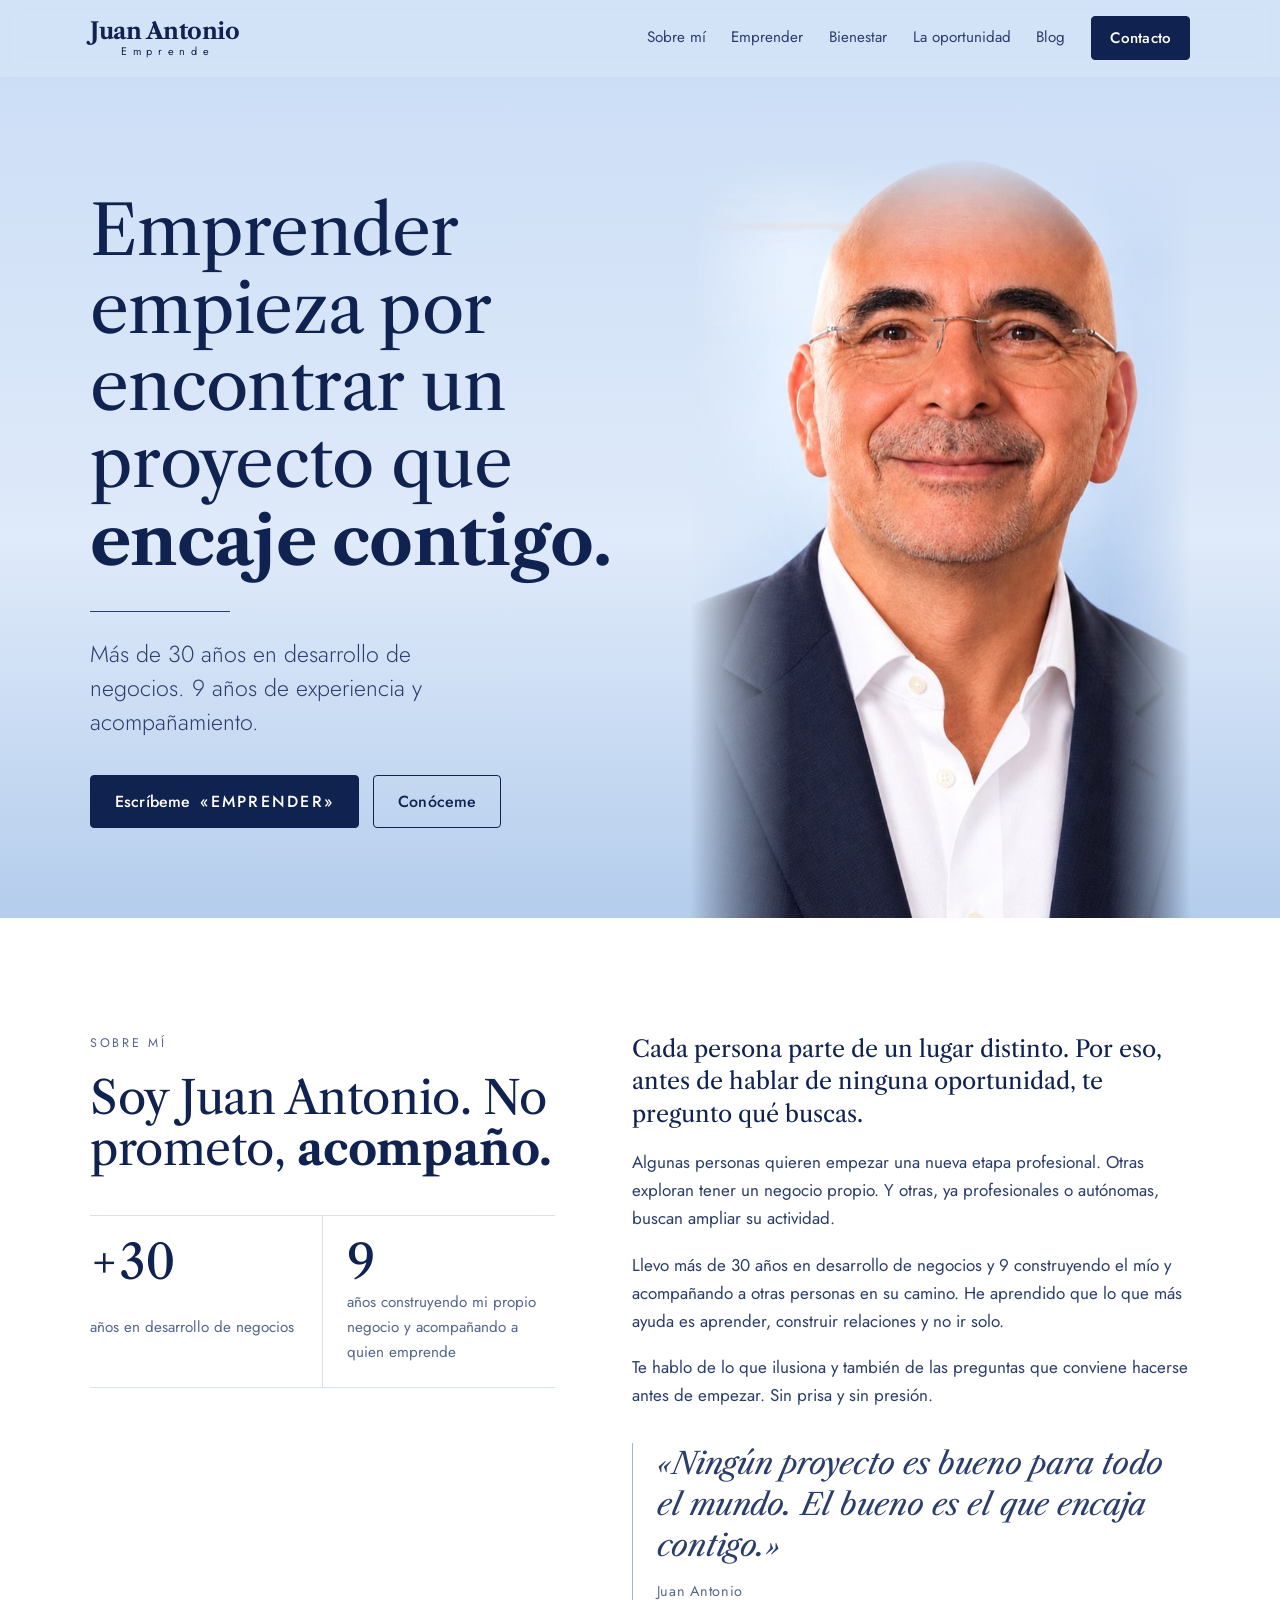
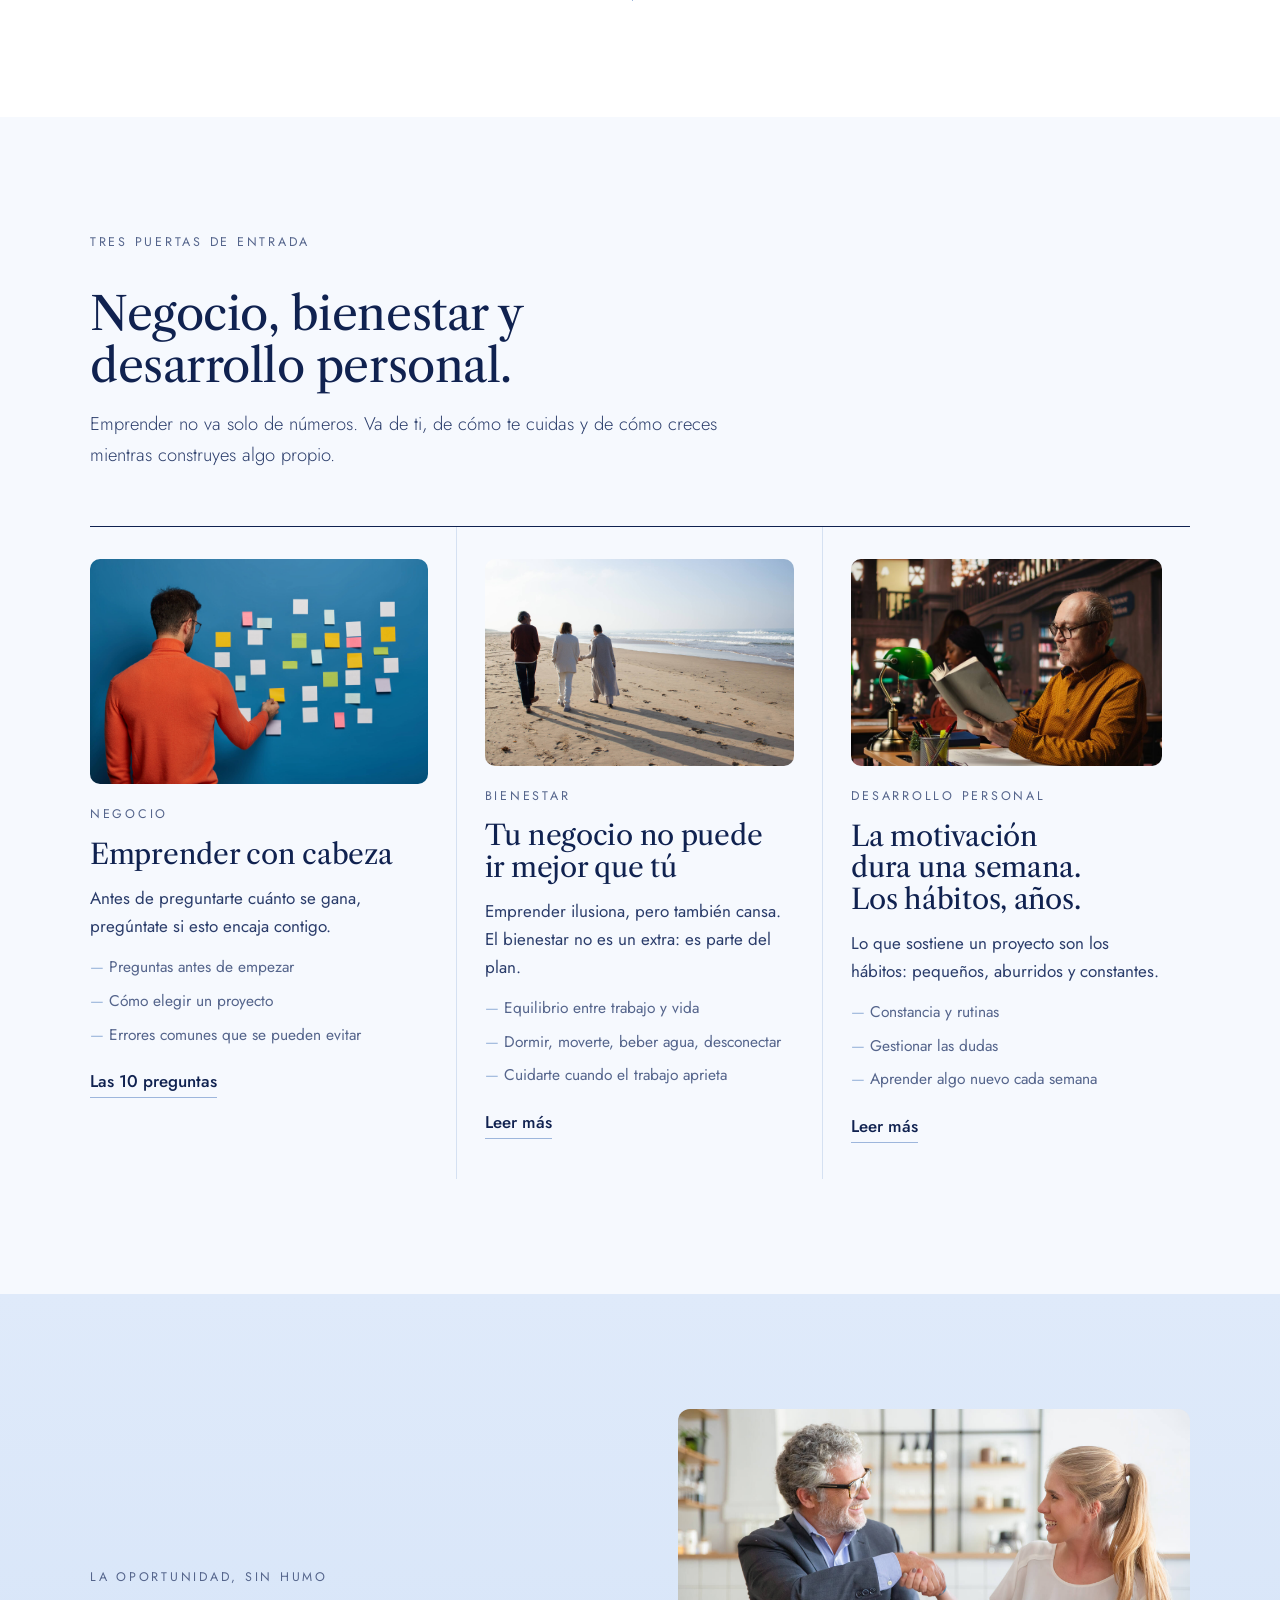
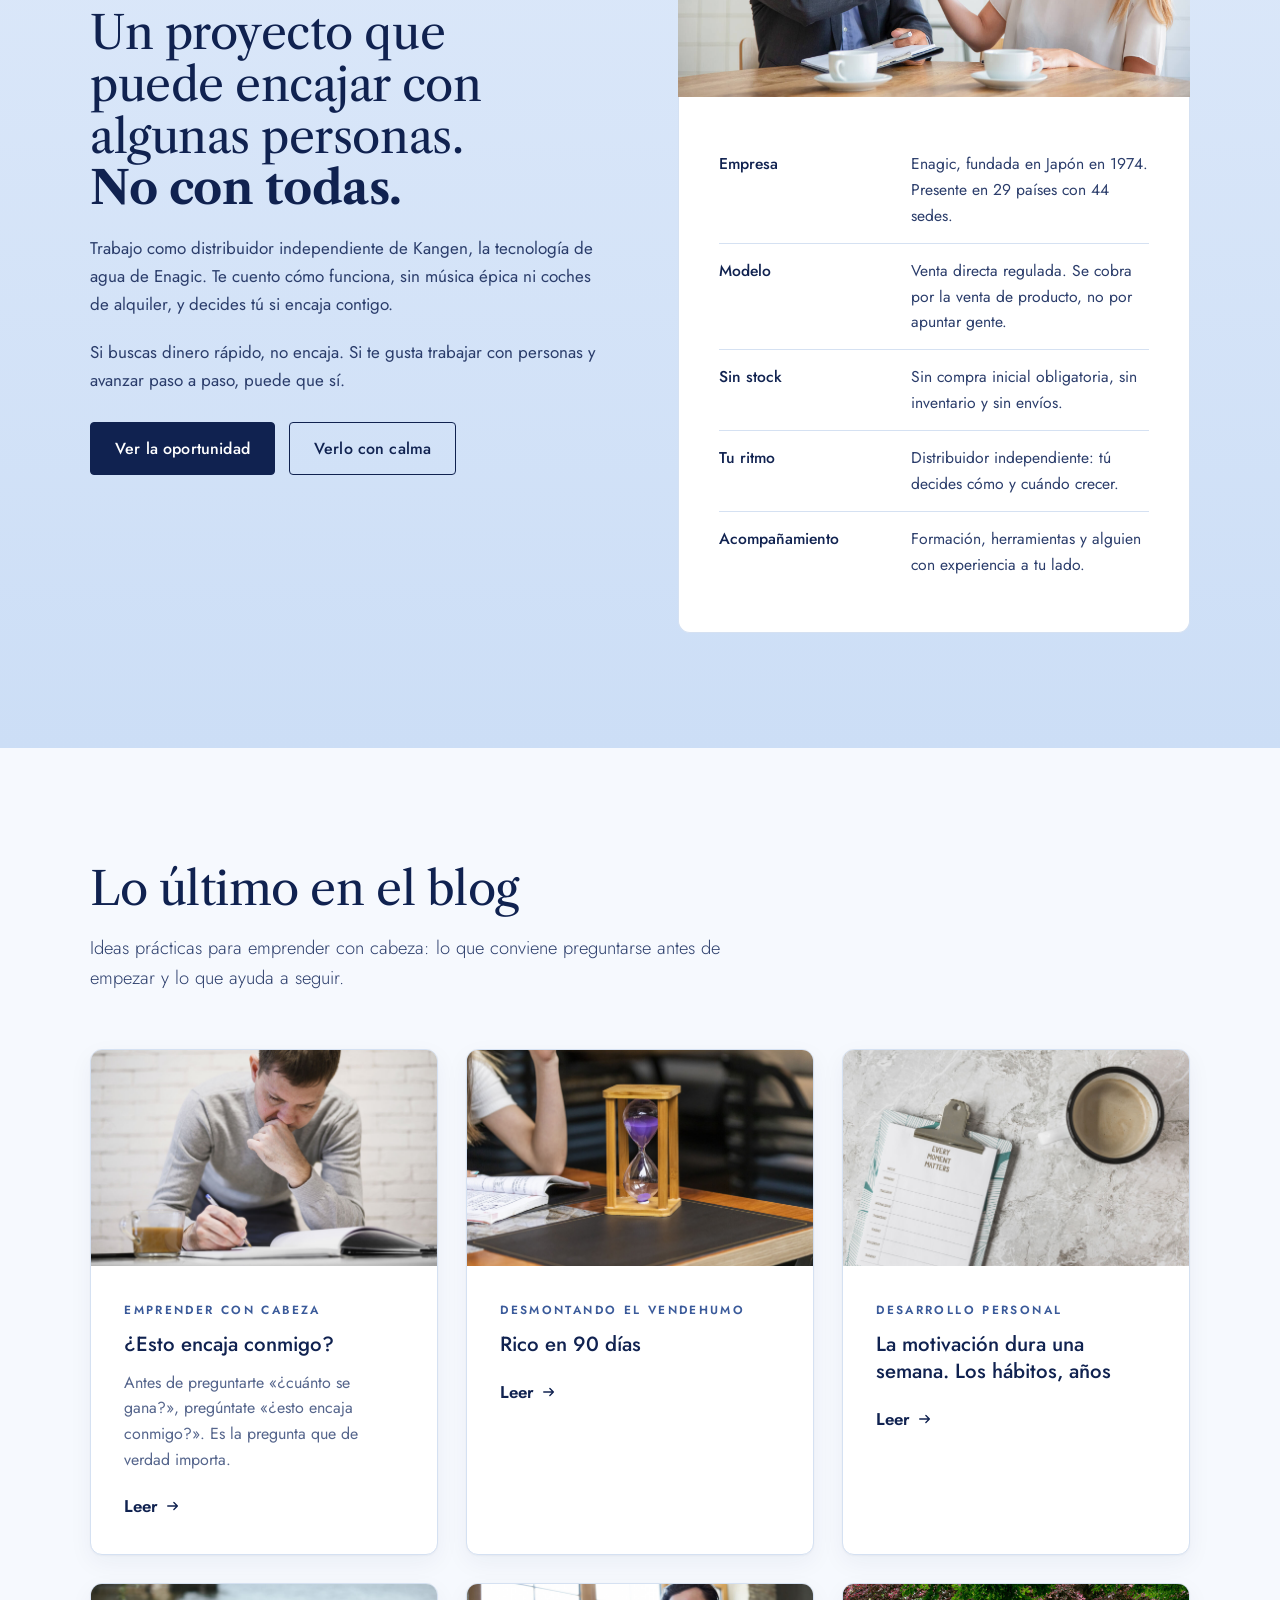
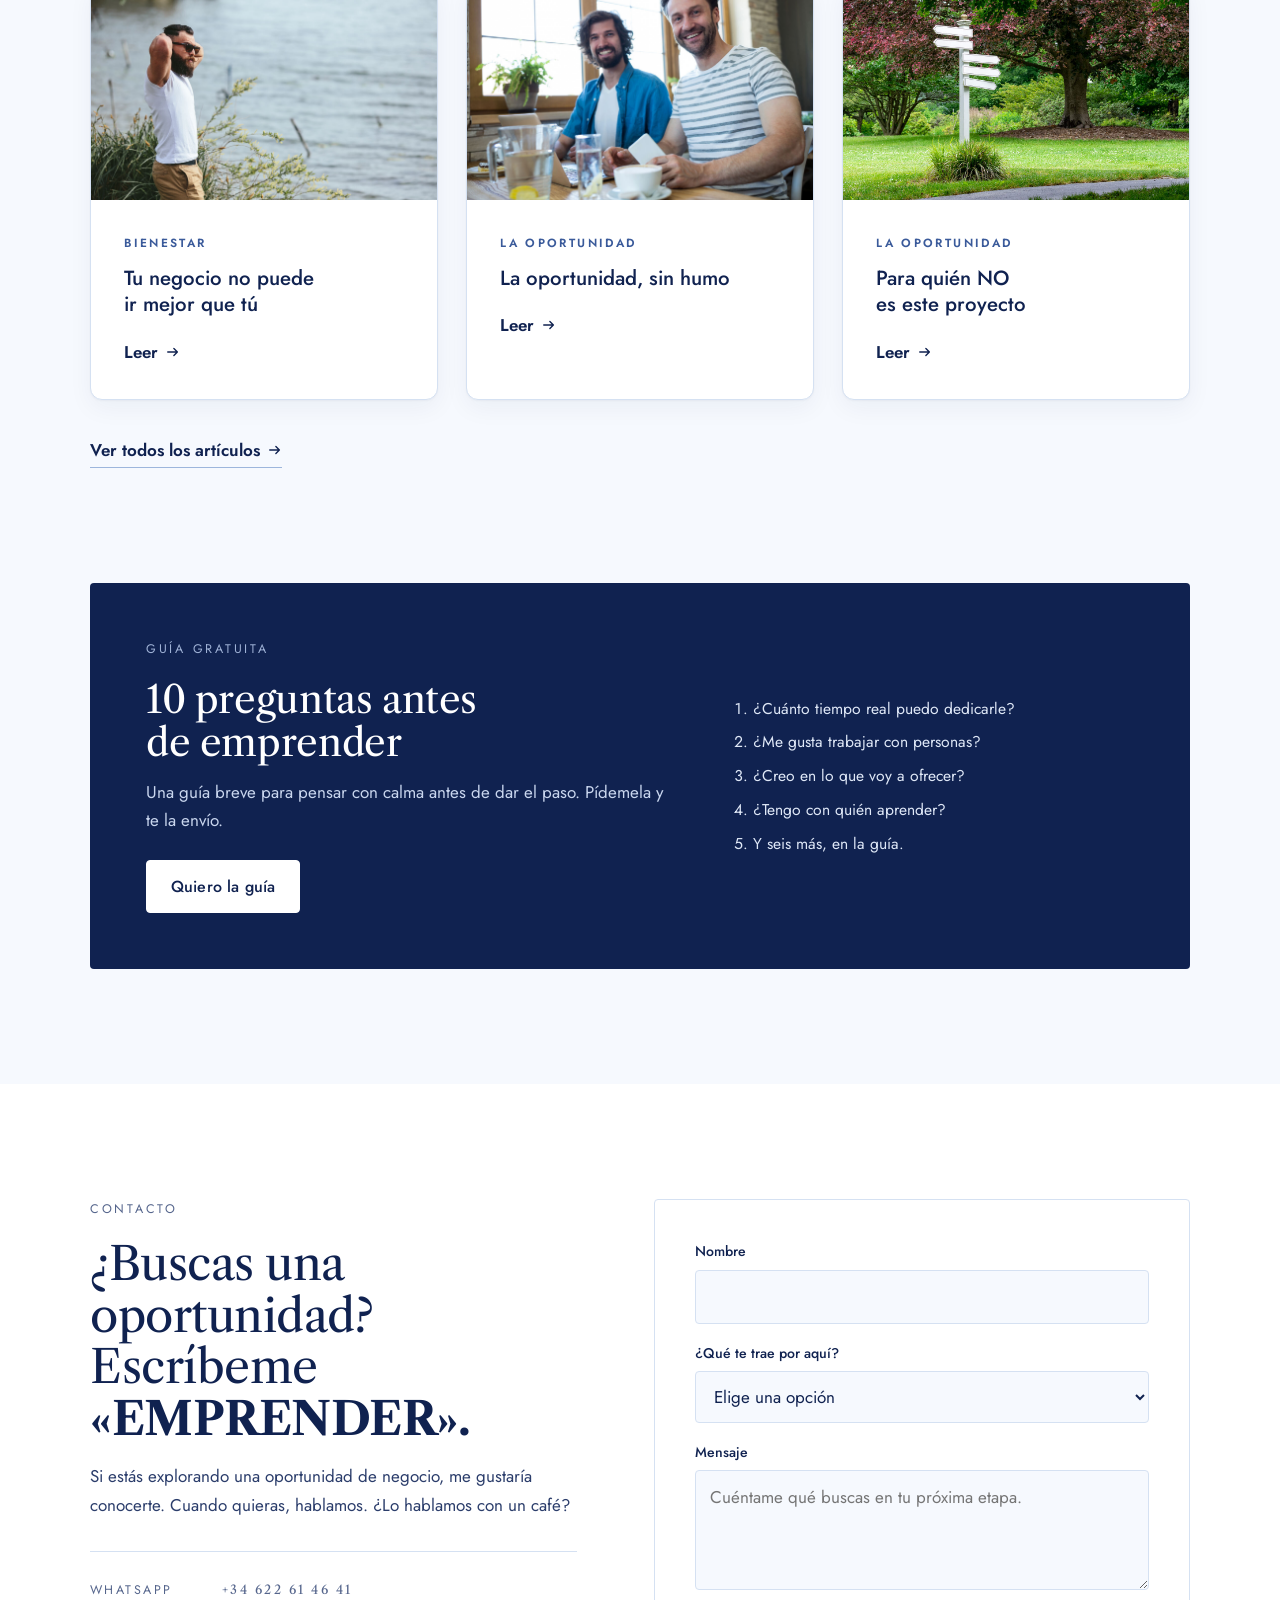
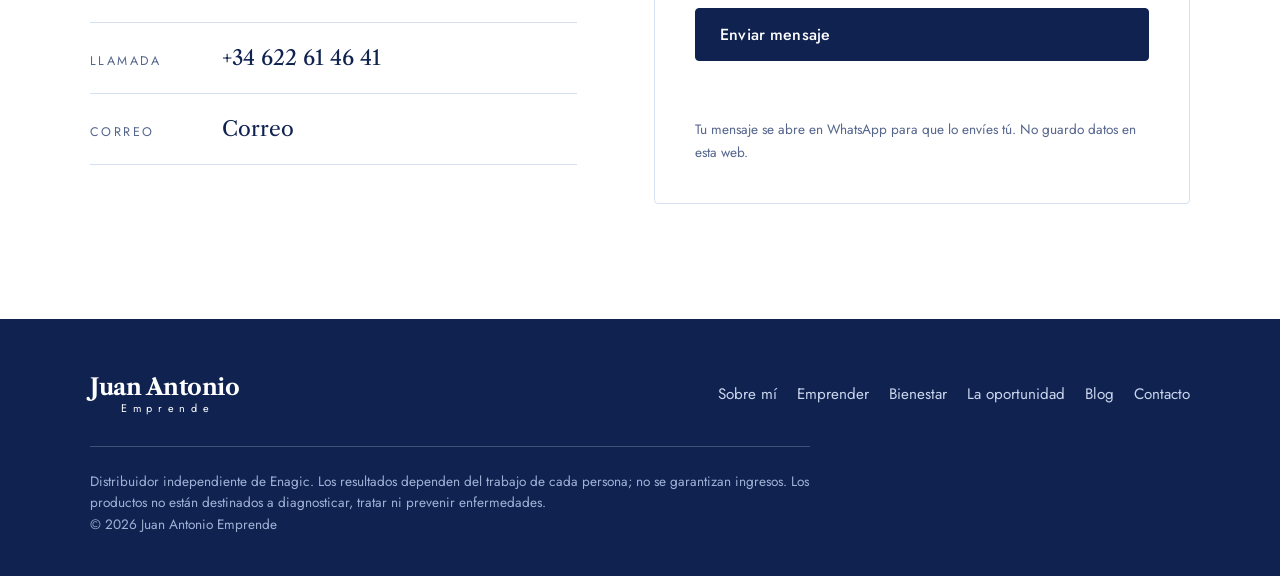
<file: index.html>
<!doctype html>
<html lang="es">
<head>
<meta charset="utf-8">
<meta name="viewport" content="width=device-width, initial-scale=1, viewport-fit=cover">
<title>Juan Antonio Emprende</title>
<meta name="description" content="Emprender empieza por encontrar un proyecto que encaje contigo. Más de 30 años en desarrollo de negocios y 9 acompañando a personas que emprenden.">
<meta property="og:title" content="Juan Antonio Emprende">
<meta property="og:description" content="Emprender empieza por encontrar un proyecto que encaje contigo.">
<meta property="og:image" content="https://juanantonio.retuertographicdesign.com/assets/og.jpg">
<meta property="og:type" content="website">
<meta property="og:locale" content="es_ES">
<meta name="theme-color" content="#ccdef6">
<link rel="preconnect" href="https://fonts.googleapis.com">
<link rel="preconnect" href="https://fonts.gstatic.com" crossorigin>
<link rel="stylesheet" href="https://fonts.googleapis.com/css2?family=Jost:wght@300;400;500&family=Libre+Caslon+Text:ital,wght@0,400;0,700;1,400&display=swap">
<link rel="stylesheet" href="assets/styles.css">
<link rel="icon" href="data:image/svg+xml,%3Csvg xmlns='http://www.w3.org/2000/svg' viewBox='0 0 64 64'%3E%3Crect width='64' height='64' rx='8' fill='%23102250'/%3E%3Ctext x='32' y='44' font-family='Georgia,serif' font-weight='700' font-size='34' fill='%23ccdef6' text-anchor='middle'%3EJA%3C/text%3E%3C/svg%3E">
</head>
<body>

<header class="site-header">
  <div class="wrap">
    <a class="logo" href="#inicio" aria-label="Juan Antonio Emprende, inicio"><b>Juan Antonio</b><span>Emprende</span></a>
    <button class="menu-toggle" type="button" aria-expanded="false" aria-controls="nav">MENÚ</button>
    <nav class="nav" id="nav" aria-label="Principal">
      <a href="#sobre-mi">Sobre mí</a>
      <a href="#emprender">Emprender</a>
      <a href="#bienestar">Bienestar</a>
      <a href="oportunidad.html">La oportunidad</a>
      <a href="blog/">Blog</a>
      <a class="btn" href="#contacto">Contacto</a>
    </nav>
  </div>
</header>

<main id="inicio">

  <!-- 1. Cabecera -->
  <section class="hero" style="padding-block:0">
    <div class="wrap">
      <div class="hero-copy">
        <h1>Emprender empieza por encontrar un proyecto que <strong>encaje contigo.</strong></h1>
        <div class="rule" aria-hidden="true"></div>
        <p class="lead">Más de 30 años en desarrollo de negocios. 9 años de experiencia y acompañamiento.</p>
        <div class="hero-actions">
          <a class="btn" data-wa="EMPRENDER" href="#contacto">Escríbeme <span class="kw">«EMPRENDER»</span></a>
          <a class="btn btn--ghost" href="#sobre-mi">Conóceme</a>
        </div>
      </div>
      <figure class="hero-photo" style="margin:0">
        <img src="assets/juan-antonio.jpg" width="760" height="1158" alt="Juan Antonio sonriendo, con americana azul marino y camisa blanca">
      </figure>
    </div>
  </section>

  <!-- 2. Quién es -->
  <section id="sobre-mi" class="alt">
    <div class="wrap about">
      <div>
        <span class="eyebrow">Sobre mí</span>
        <h2 class="section-title">Soy Juan Antonio. No prometo, <strong>acompaño.</strong></h2>
        <div class="facts">
          <div class="fact"><b>+30</b><span>años en desarrollo de negocios</span></div>
          <div class="fact"><b>9</b><span>años construyendo mi propio negocio y acompañando a quien emprende</span></div>
        </div>
      </div>
      <div class="prose">
        <p>Cada persona parte de un lugar distinto. Por eso, antes de hablar de ninguna oportunidad, te pregunto qué buscas.</p>
        <p>Algunas personas quieren empezar una nueva etapa profesional. Otras exploran tener un negocio propio. Y otras, ya profesionales o autónomas, buscan ampliar su actividad.</p>
        <p>Llevo más de 30 años en desarrollo de negocios y 9 construyendo el mío y acompañando a otras personas en su camino. He aprendido que lo que más ayuda es aprender, construir relaciones y no ir solo.</p>
        <p>Te hablo de lo que ilusiona y también de las preguntas que conviene hacerse antes de empezar. Sin prisa y sin presión.</p>
        <blockquote class="quote" style="margin:16px 0 0">
          «Ningún proyecto es bueno para todo el mundo. El bueno es el que encaja contigo.»
          <cite>Juan Antonio</cite>
        </blockquote>
      </div>
    </div>
  </section>

  <!-- 3. Tres puertas -->
  <section id="emprender">
    <div class="wrap">
      <div class="section-head">
        <span class="eyebrow">Tres puertas de entrada</span>
        <h2 class="section-title">Negocio, bienestar y desarrollo personal.</h2>
        <p>Emprender no va solo de números. Va de ti, de cómo te cuidas y de cómo creces mientras construyes algo propio.</p>
      </div>
      <div class="doors">
        <article class="door">
          <img class="door-img" src="assets/photos/emprender-con-cabeza.jpg" alt="Profesional organizando ideas con notas adhesivas en una pared" width="1800" height="1200" loading="lazy">
          <span class="eyebrow" style="margin:0">Negocio</span>
          <h3>Emprender con cabeza</h3>
          <p>Antes de preguntarte cuánto se gana, pregúntate si esto encaja contigo.</p>
          <ul>
            <li>Preguntas antes de empezar</li>
            <li>Cómo elegir un proyecto</li>
            <li>Errores comunes que se pueden evitar</li>
          </ul>
          <a class="link" href="#guia">Las 10 preguntas</a>
        </article>
        <article class="door" id="bienestar">
          <img class="door-img" src="assets/photos/bienestar.jpg" alt="Tres amigos paseando por la orilla del mar" width="1800" height="1200" loading="lazy">
          <span class="eyebrow" style="margin:0">Bienestar</span>
          <h3>Tu negocio no puede ir mejor que tú</h3>
          <p>Emprender ilusiona, pero también cansa. El bienestar no es un extra: es parte del plan.</p>
          <ul>
            <li>Equilibrio entre trabajo y vida</li>
            <li>Dormir, moverte, beber agua, desconectar</li>
            <li>Cuidarte cuando el trabajo aprieta</li>
          </ul>
          <a class="link" href="blog/bienestar/">Leer más</a>
        </article>
        <article class="door" id="desarrollo">
          <img class="door-img" src="assets/photos/desarrollo-personal.jpg" alt="Hombre leyendo y tomando notas en una biblioteca" width="1800" height="1013" loading="lazy">
          <span class="eyebrow" style="margin:0">Desarrollo personal</span>
          <h3>La motivación dura una semana. Los hábitos, años.</h3>
          <p>Lo que sostiene un proyecto son los hábitos: pequeños, aburridos y constantes.</p>
          <ul>
            <li>Constancia y rutinas</li>
            <li>Gestionar las dudas</li>
            <li>Aprender algo nuevo cada semana</li>
          </ul>
          <a class="link" href="blog/desarrollo-personal/">Leer más</a>
        </article>
      </div>
    </div>
  </section>

  <!-- 4. La oportunidad -->
  <section id="oportunidad" class="sky">
    <div class="wrap opp">
      <div class="copy">
        <span class="eyebrow" style="margin:0">La oportunidad, sin humo</span>
        <h2 class="section-title">Un proyecto que puede encajar con algunas personas. <strong>No con todas.</strong></h2>
        <p>Trabajo como distribuidor independiente de Kangen, la tecnología de agua de Enagic. Te cuento cómo funciona, sin música épica ni coches de alquiler, y decides tú si encaja contigo.</p>
        <p>Si buscas dinero rápido, no encaja. Si te gusta trabajar con personas y avanzar paso a paso, puede que sí.</p>
        <div class="hero-actions" style="margin-top:8px">
          <a class="btn" href="oportunidad.html">Ver la oportunidad</a>
          <a class="btn btn--ghost" data-wa="Hola Juan Antonio, quiero ver la oportunidad con calma. EMPRENDER" href="#contacto">Verlo con calma</a>
        </div>
      </div>
      <div class="opp-side">
      <img class="opp-img" src="assets/photos/oportunidad.jpg" alt="Un hombre con experiencia y una joven se dan la mano en una reunión con café" width="1800" height="1200" loading="lazy">
      <dl class="opp-box" style="margin:0">
        <div class="opp-row"><dt>Empresa</dt><dd>Enagic, fundada en Japón en 1974. Presente en 29 países con 44 sedes.</dd></div>
        <div class="opp-row"><dt>Modelo</dt><dd>Venta directa regulada. Se cobra por la venta de producto, no por apuntar gente.</dd></div>
        <div class="opp-row"><dt>Sin stock</dt><dd>Sin compra inicial obligatoria, sin inventario y sin envíos.</dd></div>
        <div class="opp-row"><dt>Tu ritmo</dt><dd>Distribuidor independiente: tú decides cómo y cuándo crecer.</dd></div>
        <div class="opp-row"><dt>Acompañamiento</dt><dd>Formación, herramientas y alguien con experiencia a tu lado.</dd></div>
      </dl>
      </div>
    </div>
  </section>

  <!-- 5. Blog -->
  <!-- BLOG:START (generado por scripts/build_blog.py) -->
  <section id="blog" class="home-blog">
    <div class="wrap">
      <div class="section-head">
        <h2 class="section-title">Lo último en el blog</h2>
        <p>Ideas prácticas para emprender con cabeza: lo que conviene preguntarse antes de empezar y lo que ayuda a seguir.</p>
      </div>
      <div class="bcards">
        <article class="bcard bcard--img">
          <a href="blog/emprender-con-cabeza/esto-encaja-conmigo/">
            <div class="bcard-img"><img src="assets/blog/esto-encaja-conmigo.jpg" alt="Hombre pensativo tomando notas en un cuaderno junto a un café" loading="lazy" width="1400" height="931"></div><div class="bcard-body">
              <span class="bcard-cat">Emprender con cabeza</span>
              <h3>¿Esto encaja conmigo?</h3>
              <p>Antes de preguntarte «¿cuánto se gana?», pregúntate «¿esto encaja conmigo?». Es la pregunta que de verdad importa.</p>
              <span class="bcard-more">Leer <svg class="arrow" viewBox="0 0 16 16" width="14" height="14" aria-hidden="true"><path d="M2 8h11M9 4l4 4-4 4" fill="none" stroke="currentColor" stroke-width="1.6" stroke-linecap="round" stroke-linejoin="round"/></svg></span>
            </div>
          </a>
        </article>
        <article class="bcard bcard--img">
          <a href="blog/vendehumo/rico-en-90-dias/">
            <div class="bcard-img"><img src="assets/blog/rico-en-90-dias.jpg" alt="Reloj de arena de madera sobre una mesa" loading="lazy" width="1400" height="933"></div><div class="bcard-body">
              <span class="bcard-cat">Desmontando el vendehumo</span>
              <h3>Rico en 90 días</h3>
              
              <span class="bcard-more">Leer <svg class="arrow" viewBox="0 0 16 16" width="14" height="14" aria-hidden="true"><path d="M2 8h11M9 4l4 4-4 4" fill="none" stroke="currentColor" stroke-width="1.6" stroke-linecap="round" stroke-linejoin="round"/></svg></span>
            </div>
          </a>
        </article>
        <article class="bcard bcard--img">
          <a href="blog/desarrollo-personal/la-motivacion-dura-una-semana/">
            <div class="bcard-img"><img src="assets/blog/la-motivacion-dura-una-semana.jpg" alt="Planificador semanal en una tablilla junto a una taza de café" loading="lazy" width="1400" height="933"></div><div class="bcard-body">
              <span class="bcard-cat">Desarrollo personal</span>
              <h3>La motivación dura una semana. Los hábitos, años</h3>
              
              <span class="bcard-more">Leer <svg class="arrow" viewBox="0 0 16 16" width="14" height="14" aria-hidden="true"><path d="M2 8h11M9 4l4 4-4 4" fill="none" stroke="currentColor" stroke-width="1.6" stroke-linecap="round" stroke-linejoin="round"/></svg></span>
            </div>
          </a>
        </article>
        <article class="bcard bcard--img">
          <a href="blog/bienestar/tu-negocio-no-puede-ir-mejor-que-tu/">
            <div class="bcard-img"><img src="assets/blog/tu-negocio-no-puede-ir-mejor-que-tu.jpg" alt="Hombre estirándose junto a un lago" loading="lazy" width="1400" height="933"></div><div class="bcard-body">
              <span class="bcard-cat">Bienestar</span>
              <h3>Tu negocio no puede ir mejor que tú</h3>
              
              <span class="bcard-more">Leer <svg class="arrow" viewBox="0 0 16 16" width="14" height="14" aria-hidden="true"><path d="M2 8h11M9 4l4 4-4 4" fill="none" stroke="currentColor" stroke-width="1.6" stroke-linecap="round" stroke-linejoin="round"/></svg></span>
            </div>
          </a>
        </article>
        <article class="bcard bcard--img">
          <a href="blog/la-oportunidad/la-oportunidad-sin-humo/">
            <div class="bcard-img"><img src="assets/blog/la-oportunidad-sin-humo.jpg" alt="Dos hombres sonrientes conversando con un café" loading="lazy" width="1400" height="933"></div><div class="bcard-body">
              <span class="bcard-cat">La oportunidad</span>
              <h3>La oportunidad, sin humo</h3>
              
              <span class="bcard-more">Leer <svg class="arrow" viewBox="0 0 16 16" width="14" height="14" aria-hidden="true"><path d="M2 8h11M9 4l4 4-4 4" fill="none" stroke="currentColor" stroke-width="1.6" stroke-linecap="round" stroke-linejoin="round"/></svg></span>
            </div>
          </a>
        </article>
        <article class="bcard bcard--img">
          <a href="blog/la-oportunidad/para-quien-no-es-este-proyecto/">
            <div class="bcard-img"><img src="assets/blog/para-quien-no-es-este-proyecto.jpg" alt="Poste indicador con flechas en varias direcciones en un parque" loading="lazy" width="1200" height="854"></div><div class="bcard-body">
              <span class="bcard-cat">La oportunidad</span>
              <h3>Para quién NO es este proyecto</h3>
              
              <span class="bcard-more">Leer <svg class="arrow" viewBox="0 0 16 16" width="14" height="14" aria-hidden="true"><path d="M2 8h11M9 4l4 4-4 4" fill="none" stroke="currentColor" stroke-width="1.6" stroke-linecap="round" stroke-linejoin="round"/></svg></span>
            </div>
          </a>
        </article>
      </div>
      <a class="bcard-all" href="blog/">Ver todos los artículos <svg class="arrow" viewBox="0 0 16 16" width="14" height="14" aria-hidden="true"><path d="M2 8h11M9 4l4 4-4 4" fill="none" stroke="currentColor" stroke-width="1.6" stroke-linecap="round" stroke-linejoin="round"/></svg></a>
    </div>
  </section>
  <!-- BLOG:END -->

  <!-- Gancho: guía -->
  <section id="guia" style="padding-top:0">
    <div class="wrap">
      <div class="guide">
        <div>
          <span class="eyebrow" style="color:#9fb2d6">Guía gratuita</span>
          <h2>10 preguntas antes de emprender</h2>
          <p>Una guía breve para pensar con calma antes de dar el paso. Pídemela y te la envío.</p>
          <a class="btn" data-wa="Hola Juan Antonio, me gustaría recibir la guía «10 preguntas antes de emprender»." href="#contacto">Quiero la guía</a>
        </div>
        <ol>
          <li>¿Cuánto tiempo real puedo dedicarle?</li>
          <li>¿Me gusta trabajar con personas?</li>
          <li>¿Creo en lo que voy a ofrecer?</li>
          <li>¿Tengo con quién aprender?</li>
          <li>Y seis más, en la guía.</li>
        </ol>
      </div>
    </div>
  </section>

  <!-- 6. Contacto -->
  <section id="contacto" class="alt">
    <div class="wrap contact">
      <div>
        <span class="eyebrow">Contacto</span>
        <h2 class="section-title">¿Buscas una oportunidad? Escríbeme <strong>«EMPRENDER».</strong></h2>
        <p style="margin-top:18px;color:var(--navy-soft);max-width:48ch">Si estás explorando una oportunidad de negocio, me gustaría conocerte. Cuando quieras, hablamos. ¿Lo hablamos con un café?</p>
        <div class="channels">
          <div class="channel"><span>WhatsApp</span><a data-wa="EMPRENDER" href="#contacto"><span data-wa-text>Escríbeme «EMPRENDER»</span></a></div>
          <div class="channel"><span>Llamada</span><a data-phone href="#contacto">Teléfono</a></div>
          <div class="channel"><span>Correo</span><a data-email href="#contacto">Correo</a></div>
        </div>
      </div>
      <form class="card" id="contact-form" novalidate>
        <div class="field">
          <label for="f-nombre">Nombre</label>
          <input id="f-nombre" name="nombre" autocomplete="name" required>
        </div>
        <div class="field">
          <label for="f-interes">¿Qué te trae por aquí?</label>
          <select id="f-interes" name="interes">
            <option value="">Elige una opción</option>
            <option>Busco una nueva etapa profesional</option>
            <option>Quiero explorar un negocio propio</option>
            <option>Soy profesional o autónomo y quiero ampliar mi actividad</option>
            <option>Solo quiero conocerte</option>
          </select>
        </div>
        <div class="field">
          <label for="f-mensaje">Mensaje</label>
          <textarea id="f-mensaje" name="mensaje" required placeholder="Cuéntame qué buscas en tu próxima etapa."></textarea>
        </div>
        <button class="btn" type="submit">Enviar mensaje</button>
        <p class="form-status" role="status" aria-live="polite"></p>
        <p class="form-note">Tu mensaje se abre en WhatsApp para que lo envíes tú. No guardo datos en esta web.</p>
      </form>
    </div>
  </section>

</main>

<footer class="site-footer">
  <div class="wrap">
    <div class="footer-top">
      <a class="logo" href="#inicio"><b>Juan Antonio</b><span>Emprende</span></a>
      <nav class="footer-nav" aria-label="Pie">
        <a href="#sobre-mi">Sobre mí</a>
        <a href="#emprender">Emprender</a>
        <a href="#bienestar">Bienestar</a>
        <a href="oportunidad.html">La oportunidad</a>
        <a href="blog/">Blog</a>
        <a href="#contacto">Contacto</a>
      </nav>
    </div>
    <p class="disclaimer">Distribuidor independiente de Enagic. Los resultados dependen del trabajo de cada persona; no se garantizan ingresos. Los productos no están destinados a diagnosticar, tratar ni prevenir enfermedades.<br>© <span id="year">2026</span> Juan Antonio Emprende</p>
  </div>
</footer>

<script src="assets/main.js"></script>
</body>
</html>
</file>
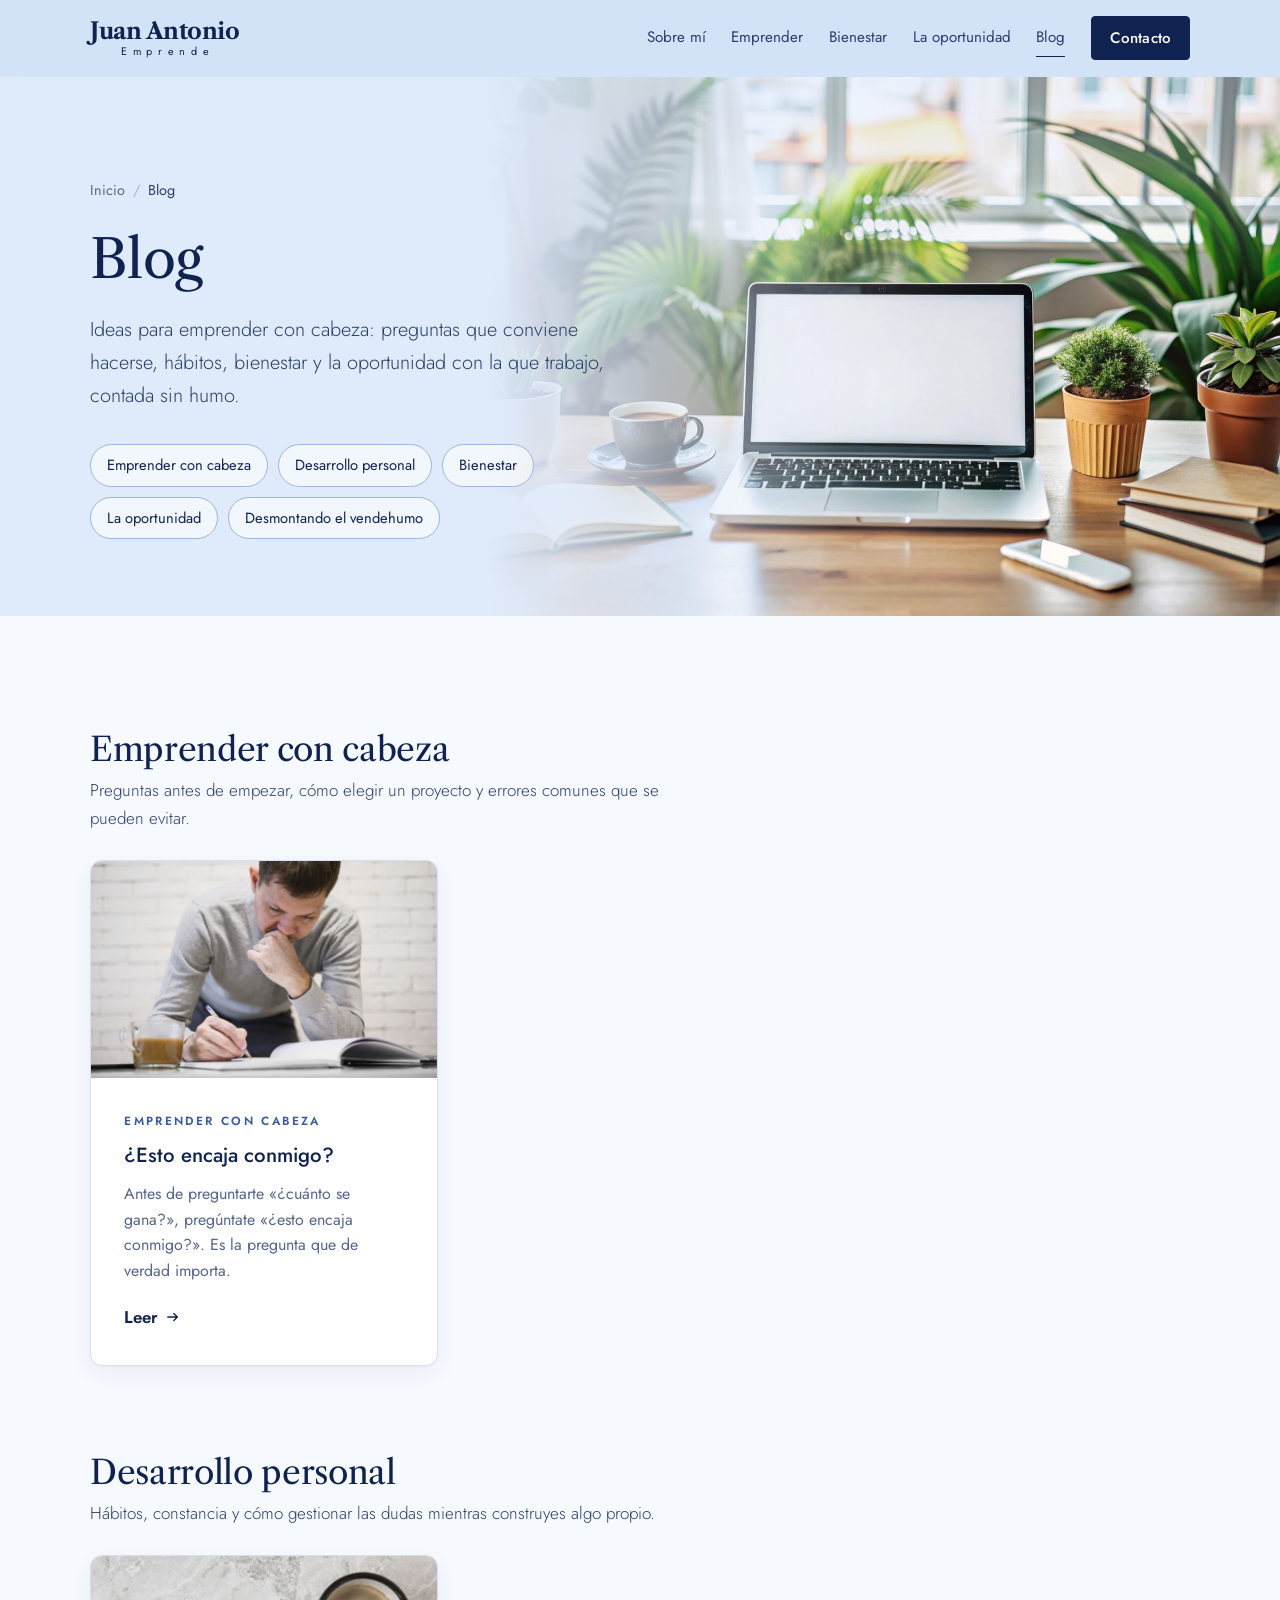
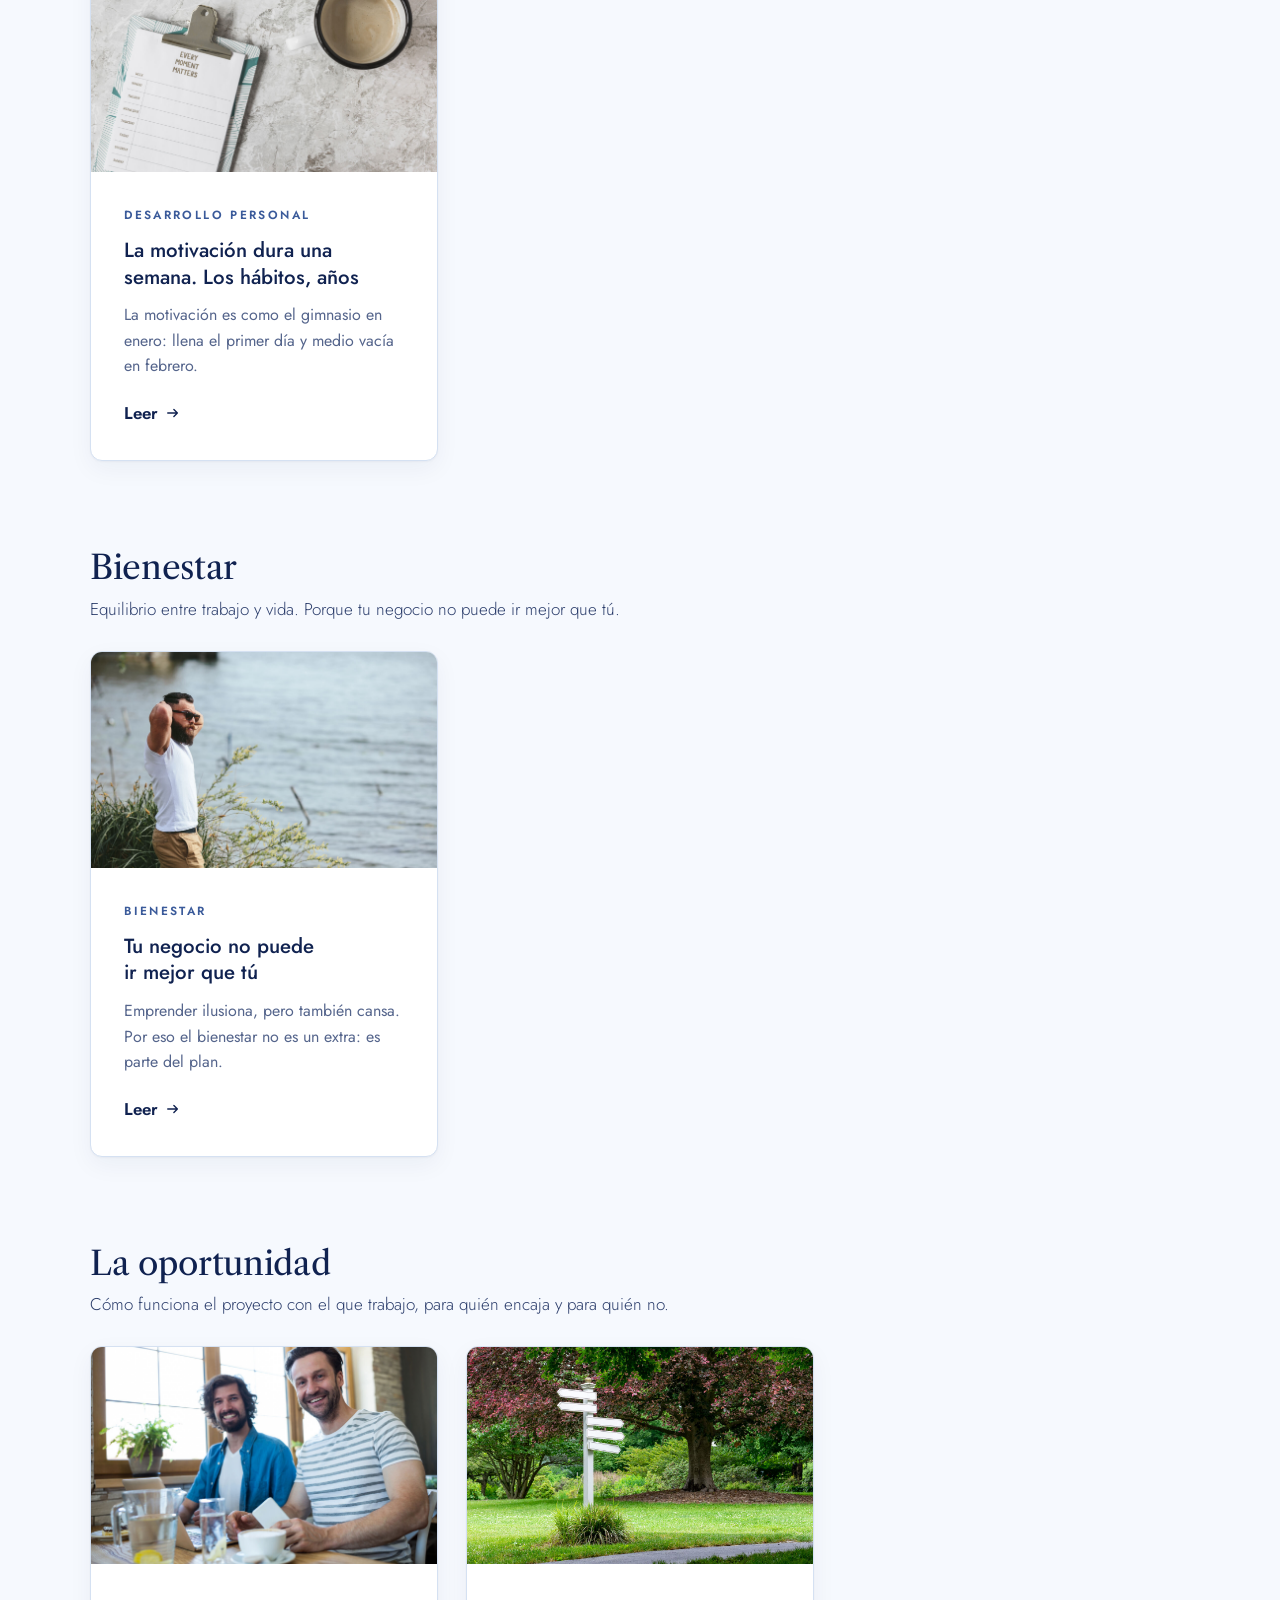
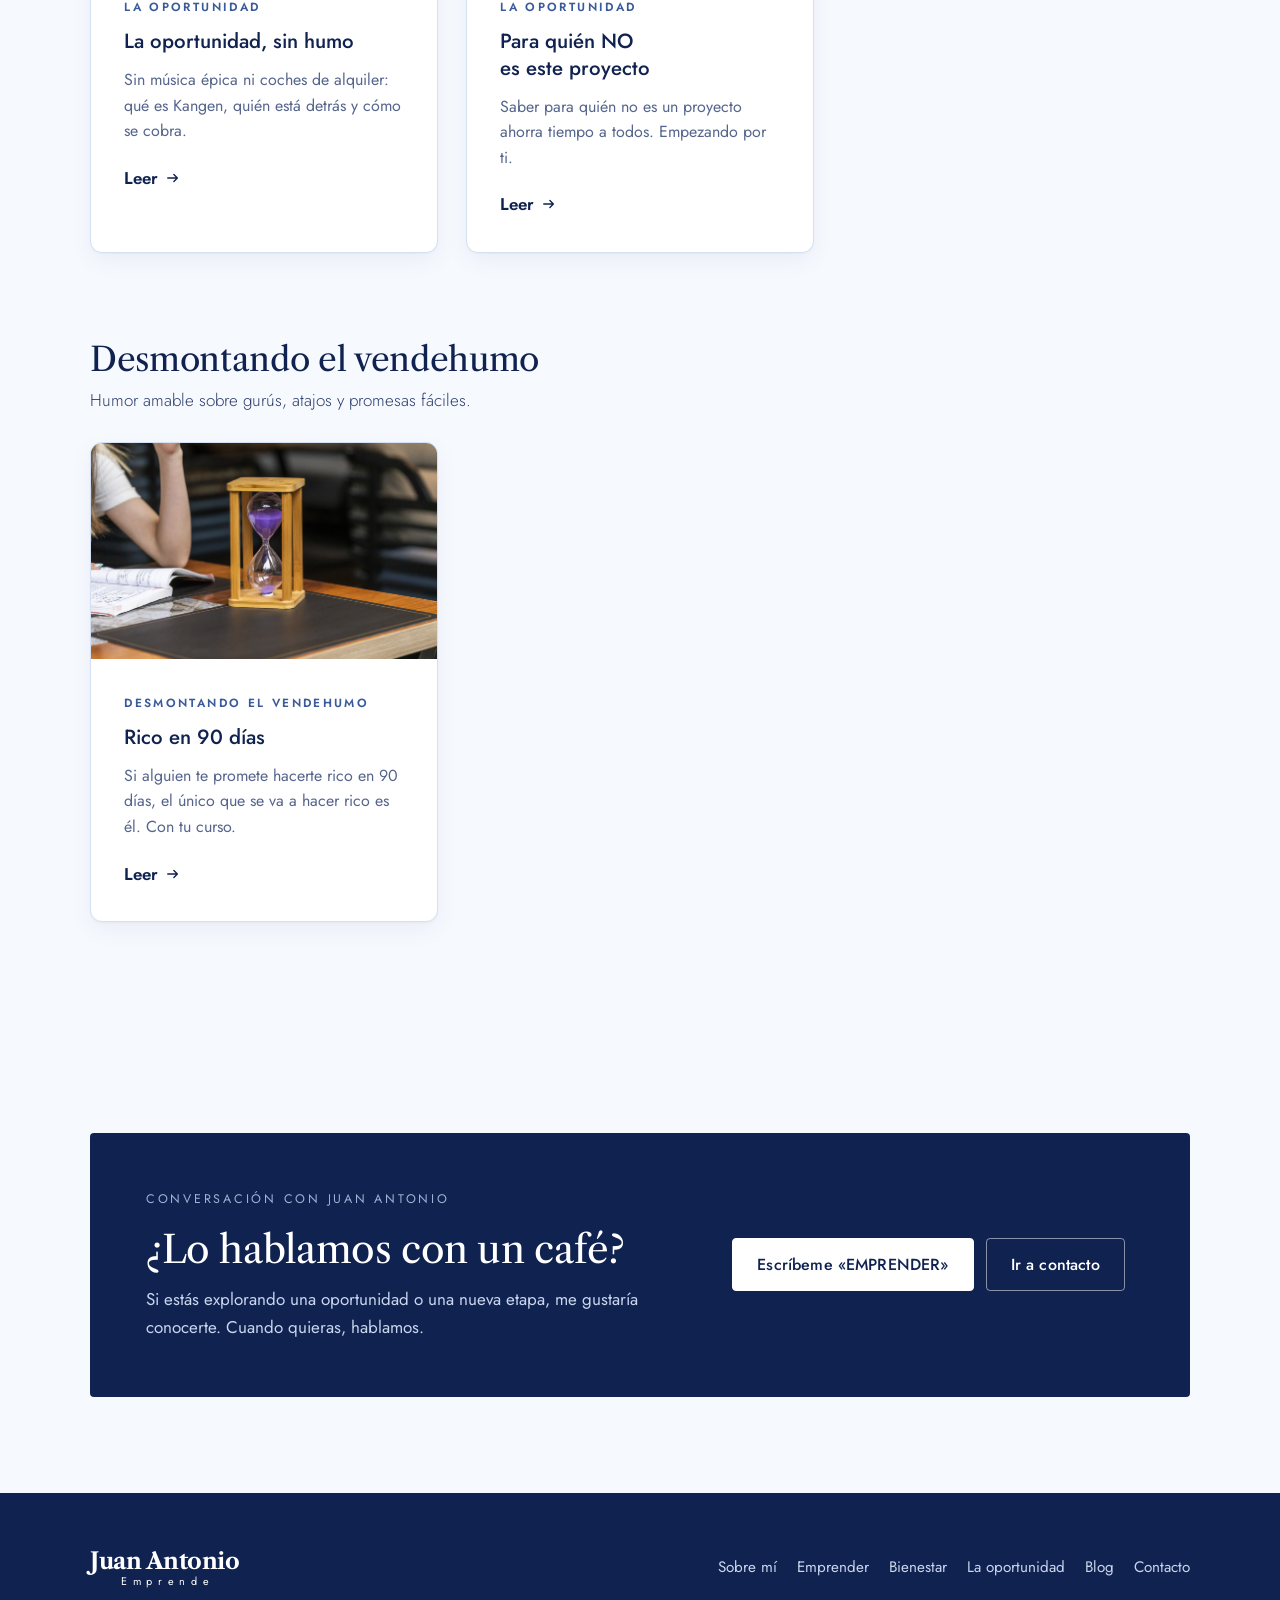
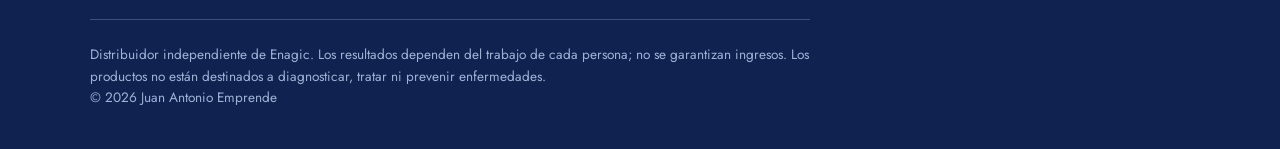
<file: blog/index.html>
<!doctype html>
<html lang="es">
<head>
<meta charset="utf-8">
<meta name="viewport" content="width=device-width, initial-scale=1, viewport-fit=cover">
<title>Blog · Juan Antonio Emprende</title>
<meta name="description" content="Ideas para emprender con cabeza: preguntas, hábitos, bienestar y la oportunidad sin humo.">
<link rel="canonical" href="https://juanantonio.retuertographicdesign.com/blog/">
<meta property="og:title" content="Blog · Juan Antonio Emprende">
<meta property="og:description" content="Ideas para emprender con cabeza: preguntas, hábitos, bienestar y la oportunidad sin humo.">
<meta property="og:image" content="https://juanantonio.retuertographicdesign.com/assets/og.jpg">
<meta property="og:url" content="https://juanantonio.retuertographicdesign.com/blog/">
<meta property="og:locale" content="es_ES">
<meta name="theme-color" content="#ccdef6">
<link rel="preconnect" href="https://fonts.googleapis.com">
<link rel="preconnect" href="https://fonts.gstatic.com" crossorigin>
<link rel="stylesheet" href="https://fonts.googleapis.com/css2?family=Jost:wght@300;400;500;600&family=Libre+Caslon+Text:ital,wght@0,400;0,700;1,400&display=swap">
<link rel="stylesheet" href="../assets/styles.css">
<link rel="icon" href="data:image/svg+xml,%3Csvg xmlns='http://www.w3.org/2000/svg' viewBox='0 0 64 64'%3E%3Crect width='64' height='64' rx='8' fill='%23102250'/%3E%3Ctext x='32' y='44' font-family='Georgia,serif' font-weight='700' font-size='34' fill='%23ccdef6' text-anchor='middle'%3EJA%3C/text%3E%3C/svg%3E">
</head>
<body>

<header class="site-header">
  <div class="wrap">
    <a class="logo" href="../index.html" aria-label="Juan Antonio Emprende, inicio"><b>Juan Antonio</b><span>Emprende</span></a>
    <button class="menu-toggle" type="button" aria-expanded="false" aria-controls="nav">MENÚ</button>
    <nav class="nav" id="nav" aria-label="Principal">
      <a href="../index.html#sobre-mi">Sobre mí</a>
      <a href="../index.html#emprender">Emprender</a>
      <a href="../index.html#bienestar">Bienestar</a>
      <a href="../oportunidad.html">La oportunidad</a>
      <a href="../blog/" aria-current="page">Blog</a>
      <a class="btn" href="../index.html#contacto">Contacto</a>
    </nav>
  </div>
</header>

<main>
  <section class="page-hero page-hero--photo">
    <img class="hero-photo-bg" src="../assets/photos/blog.jpg" alt="Escritorio luminoso con portátil, cuaderno y café" width="1800" height="1013" fetchpriority="high">
    <div class="wrap">
      <nav class="crumbs" aria-label="Migas de pan"><a href="../index.html">Inicio</a><span class="sep">/</span><span aria-current="page">Blog</span></nav>
      <h1>Blog</h1>
      <p class="lead">Ideas para emprender con cabeza: preguntas que conviene hacerse, hábitos, bienestar y la oportunidad con la que trabajo, contada sin humo.</p>
      <nav class="blog-nav" aria-label="Secciones del blog"><a href="#emprender-con-cabeza">Emprender con cabeza</a><a href="#desarrollo-personal">Desarrollo personal</a><a href="#bienestar">Bienestar</a><a href="#la-oportunidad">La oportunidad</a><a href="#vendehumo">Desmontando el vendehumo</a></nav>
    </div>
  </section>
  <section class="blog-list">
    <div class="wrap">
    <div class="blog-group" id="emprender-con-cabeza">
      <div class="blog-group-head">
        <h2><a href="emprender-con-cabeza/">Emprender con cabeza</a></h2>
        <p>Preguntas antes de empezar, cómo elegir un proyecto y errores comunes que se pueden evitar.</p>
      </div>
      <div class="bcards">
        <article class="bcard bcard--img">
          <a href="../blog/emprender-con-cabeza/esto-encaja-conmigo/">
            <div class="bcard-img"><img src="../assets/blog/esto-encaja-conmigo.jpg" alt="Hombre pensativo tomando notas en un cuaderno junto a un café" loading="lazy" width="1400" height="931"></div><div class="bcard-body">
              <span class="bcard-cat">Emprender con cabeza</span>
              <h3>¿Esto encaja conmigo?</h3>
              <p>Antes de preguntarte «¿cuánto se gana?», pregúntate «¿esto encaja conmigo?». Es la pregunta que de verdad importa.</p>
              <span class="bcard-more">Leer <svg class="arrow" viewBox="0 0 16 16" width="14" height="14" aria-hidden="true"><path d="M2 8h11M9 4l4 4-4 4" fill="none" stroke="currentColor" stroke-width="1.6" stroke-linecap="round" stroke-linejoin="round"/></svg></span>
            </div>
          </a>
        </article>
      </div>
    </div>
    <div class="blog-group" id="desarrollo-personal">
      <div class="blog-group-head">
        <h2><a href="desarrollo-personal/">Desarrollo personal</a></h2>
        <p>Hábitos, constancia y cómo gestionar las dudas mientras construyes algo propio.</p>
      </div>
      <div class="bcards">
        <article class="bcard bcard--img">
          <a href="../blog/desarrollo-personal/la-motivacion-dura-una-semana/">
            <div class="bcard-img"><img src="../assets/blog/la-motivacion-dura-una-semana.jpg" alt="Planificador semanal en una tablilla junto a una taza de café" loading="lazy" width="1400" height="933"></div><div class="bcard-body">
              <span class="bcard-cat">Desarrollo personal</span>
              <h3>La motivación dura una semana. Los hábitos, años</h3>
              <p>La motivación es como el gimnasio en enero: llena el primer día y medio vacía en febrero.</p>
              <span class="bcard-more">Leer <svg class="arrow" viewBox="0 0 16 16" width="14" height="14" aria-hidden="true"><path d="M2 8h11M9 4l4 4-4 4" fill="none" stroke="currentColor" stroke-width="1.6" stroke-linecap="round" stroke-linejoin="round"/></svg></span>
            </div>
          </a>
        </article>
      </div>
    </div>
    <div class="blog-group" id="bienestar">
      <div class="blog-group-head">
        <h2><a href="bienestar/">Bienestar</a></h2>
        <p>Equilibrio entre trabajo y vida. Porque tu negocio no puede ir mejor que tú.</p>
      </div>
      <div class="bcards">
        <article class="bcard bcard--img">
          <a href="../blog/bienestar/tu-negocio-no-puede-ir-mejor-que-tu/">
            <div class="bcard-img"><img src="../assets/blog/tu-negocio-no-puede-ir-mejor-que-tu.jpg" alt="Hombre estirándose junto a un lago" loading="lazy" width="1400" height="933"></div><div class="bcard-body">
              <span class="bcard-cat">Bienestar</span>
              <h3>Tu negocio no puede ir mejor que tú</h3>
              <p>Emprender ilusiona, pero también cansa. Por eso el bienestar no es un extra: es parte del plan.</p>
              <span class="bcard-more">Leer <svg class="arrow" viewBox="0 0 16 16" width="14" height="14" aria-hidden="true"><path d="M2 8h11M9 4l4 4-4 4" fill="none" stroke="currentColor" stroke-width="1.6" stroke-linecap="round" stroke-linejoin="round"/></svg></span>
            </div>
          </a>
        </article>
      </div>
    </div>
    <div class="blog-group" id="la-oportunidad">
      <div class="blog-group-head">
        <h2><a href="la-oportunidad/">La oportunidad</a></h2>
        <p>Cómo funciona el proyecto con el que trabajo, para quién encaja y para quién no.</p>
      </div>
      <div class="bcards">
        <article class="bcard bcard--img">
          <a href="../blog/la-oportunidad/la-oportunidad-sin-humo/">
            <div class="bcard-img"><img src="../assets/blog/la-oportunidad-sin-humo.jpg" alt="Dos hombres sonrientes conversando con un café" loading="lazy" width="1400" height="933"></div><div class="bcard-body">
              <span class="bcard-cat">La oportunidad</span>
              <h3>La oportunidad, sin humo</h3>
              <p>Sin música épica ni coches de alquiler: qué es Kangen, quién está detrás y cómo se cobra.</p>
              <span class="bcard-more">Leer <svg class="arrow" viewBox="0 0 16 16" width="14" height="14" aria-hidden="true"><path d="M2 8h11M9 4l4 4-4 4" fill="none" stroke="currentColor" stroke-width="1.6" stroke-linecap="round" stroke-linejoin="round"/></svg></span>
            </div>
          </a>
        </article>
        <article class="bcard bcard--img">
          <a href="../blog/la-oportunidad/para-quien-no-es-este-proyecto/">
            <div class="bcard-img"><img src="../assets/blog/para-quien-no-es-este-proyecto.jpg" alt="Poste indicador con flechas en varias direcciones en un parque" loading="lazy" width="1200" height="854"></div><div class="bcard-body">
              <span class="bcard-cat">La oportunidad</span>
              <h3>Para quién NO es este proyecto</h3>
              <p>Saber para quién no es un proyecto ahorra tiempo a todos. Empezando por ti.</p>
              <span class="bcard-more">Leer <svg class="arrow" viewBox="0 0 16 16" width="14" height="14" aria-hidden="true"><path d="M2 8h11M9 4l4 4-4 4" fill="none" stroke="currentColor" stroke-width="1.6" stroke-linecap="round" stroke-linejoin="round"/></svg></span>
            </div>
          </a>
        </article>
      </div>
    </div>
    <div class="blog-group" id="vendehumo">
      <div class="blog-group-head">
        <h2><a href="vendehumo/">Desmontando el vendehumo</a></h2>
        <p>Humor amable sobre gurús, atajos y promesas fáciles.</p>
      </div>
      <div class="bcards">
        <article class="bcard bcard--img">
          <a href="../blog/vendehumo/rico-en-90-dias/">
            <div class="bcard-img"><img src="../assets/blog/rico-en-90-dias.jpg" alt="Reloj de arena de madera sobre una mesa" loading="lazy" width="1400" height="933"></div><div class="bcard-body">
              <span class="bcard-cat">Desmontando el vendehumo</span>
              <h3>Rico en 90 días</h3>
              <p>Si alguien te promete hacerte rico en 90 días, el único que se va a hacer rico es él. Con tu curso.</p>
              <span class="bcard-more">Leer <svg class="arrow" viewBox="0 0 16 16" width="14" height="14" aria-hidden="true"><path d="M2 8h11M9 4l4 4-4 4" fill="none" stroke="currentColor" stroke-width="1.6" stroke-linecap="round" stroke-linejoin="round"/></svg></span>
            </div>
          </a>
        </article>
      </div>
    </div>
    </div>
  </section>

  <section class="blog-cta">
    <div class="wrap">
      <div class="guide">
        <div>
          <span class="eyebrow" style="color:#9fb2d6">Conversación con Juan Antonio</span>
          <h2>¿Lo hablamos con un café?</h2>
          <p>Si estás explorando una oportunidad o una nueva etapa, me gustaría conocerte. Cuando quieras, hablamos.</p>
        </div>
        <div class="cta-actions">
          <a class="btn" data-wa="EMPRENDER" href="../index.html#contacto">Escríbeme «EMPRENDER»</a>
          <a class="btn btn--line" href="../index.html#contacto">Ir a contacto</a>
        </div>
      </div>
    </div>
  </section>

</main>

<footer class="site-footer">
  <div class="wrap">
    <div class="footer-top">
      <a class="logo" href="../index.html"><b>Juan Antonio</b><span>Emprende</span></a>
      <nav class="footer-nav" aria-label="Pie">
        <a href="../index.html#sobre-mi">Sobre mí</a>
        <a href="../index.html#emprender">Emprender</a>
        <a href="../index.html#bienestar">Bienestar</a>
        <a href="../oportunidad.html">La oportunidad</a>
        <a href="../blog/">Blog</a>
        <a href="../index.html#contacto">Contacto</a>
      </nav>
    </div>
    <p class="disclaimer">Distribuidor independiente de Enagic. Los resultados dependen del trabajo de cada persona; no se garantizan ingresos. Los productos no están destinados a diagnosticar, tratar ni prevenir enfermedades.<br>© <span id="year">2026</span> Juan Antonio Emprende</p>
  </div>
</footer>

<script src="../assets/main.js"></script>
</body>
</html>
</file>
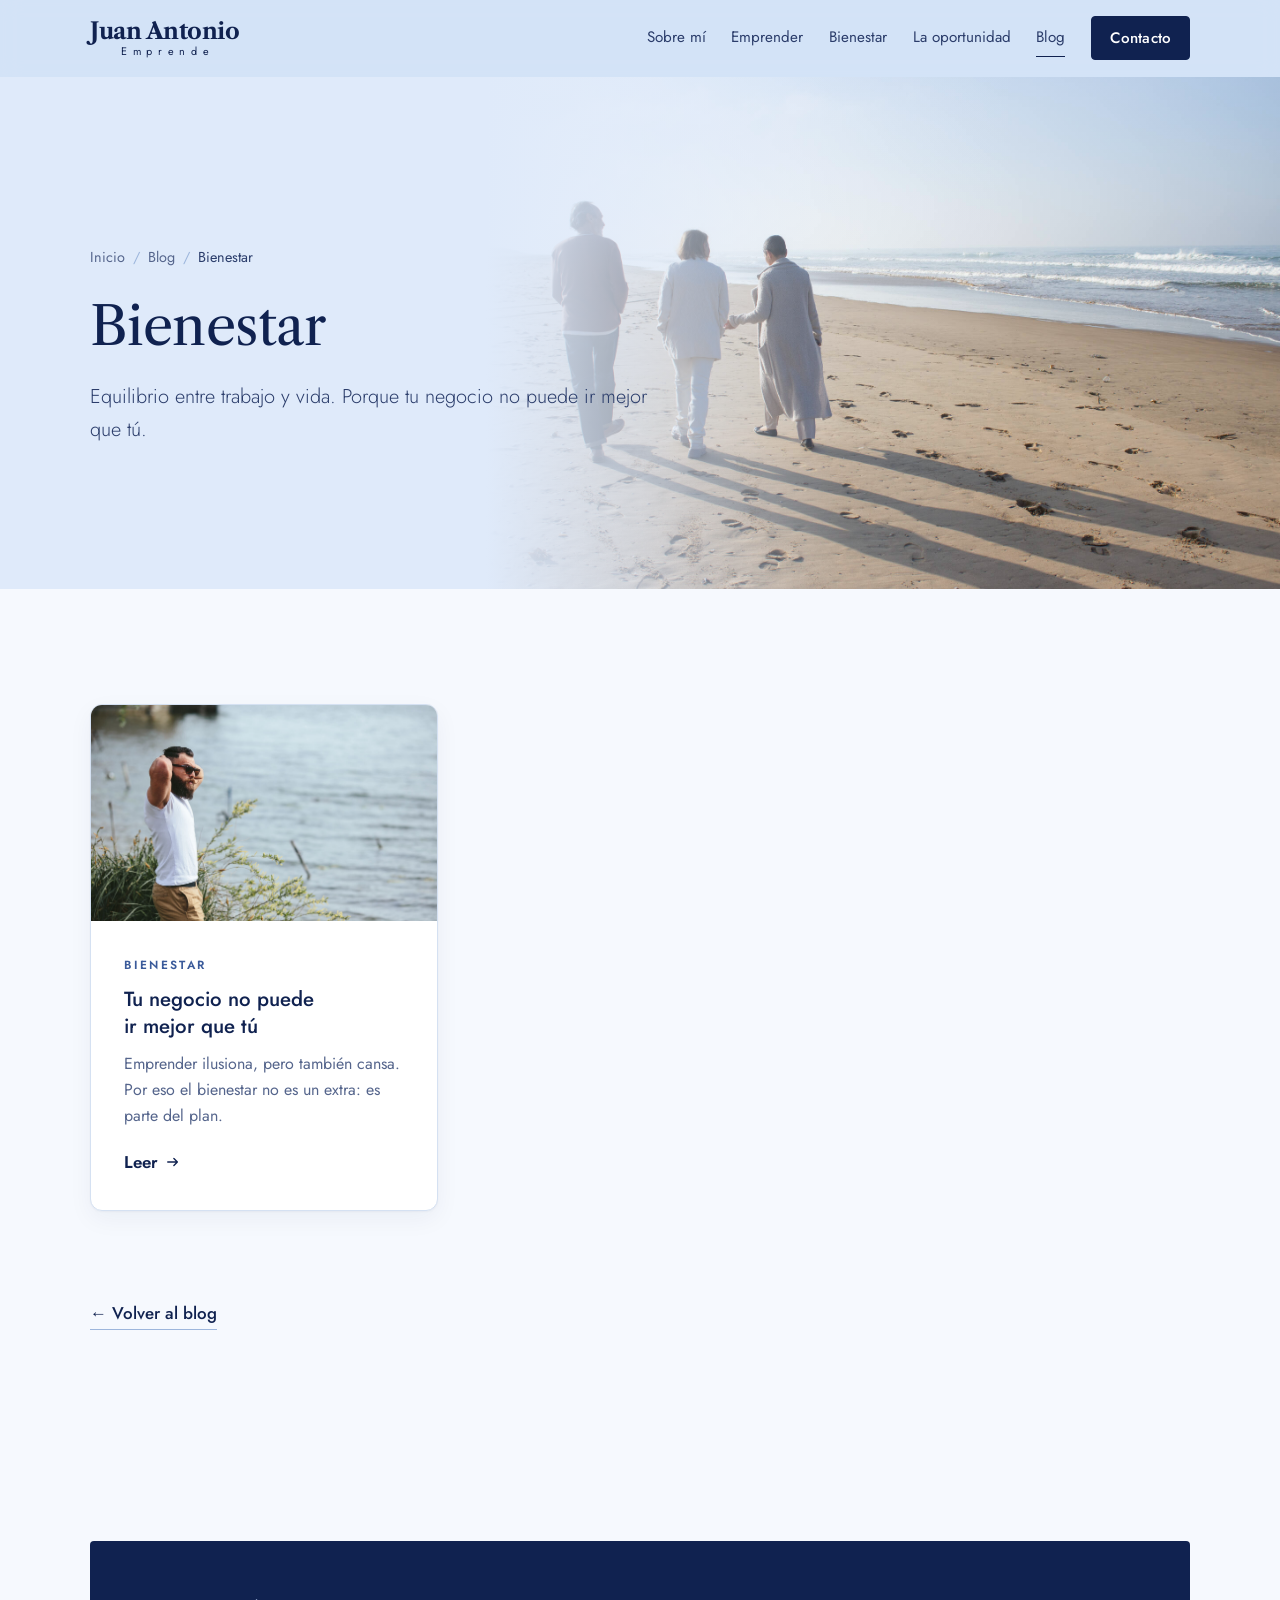
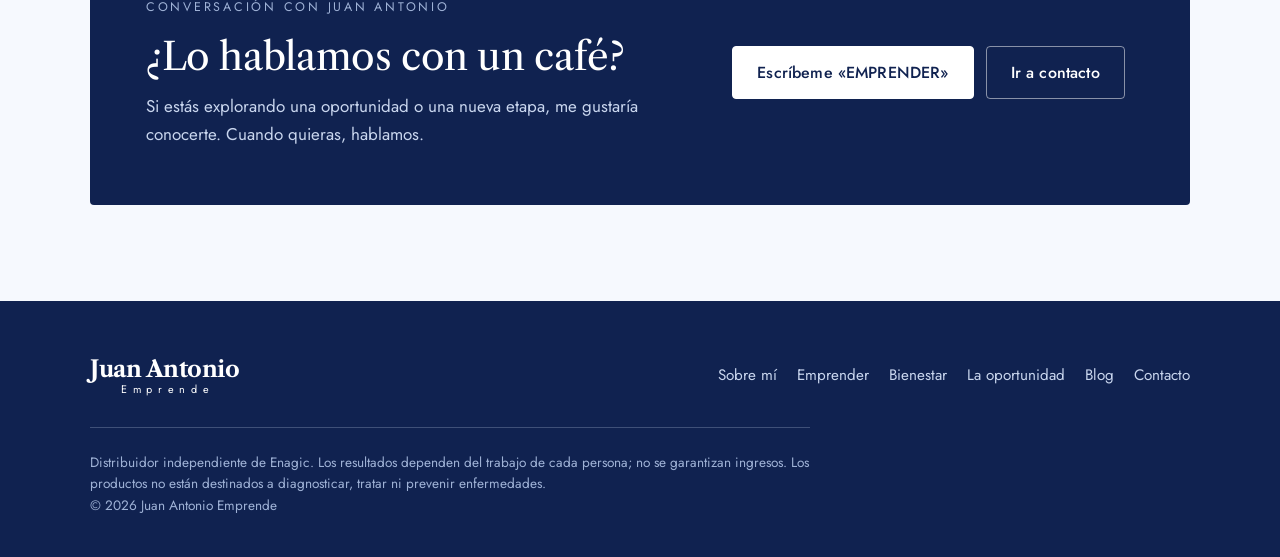
<file: blog/bienestar/index.html>
<!doctype html>
<html lang="es">
<head>
<meta charset="utf-8">
<meta name="viewport" content="width=device-width, initial-scale=1, viewport-fit=cover">
<title>Bienestar · Blog · Juan Antonio Emprende</title>
<meta name="description" content="Equilibrio entre trabajo y vida. Porque tu negocio no puede ir mejor que tú.">
<link rel="canonical" href="https://juanantonio.retuertographicdesign.com/blog/bienestar/">
<meta property="og:title" content="Bienestar · Blog · Juan Antonio Emprende">
<meta property="og:description" content="Equilibrio entre trabajo y vida. Porque tu negocio no puede ir mejor que tú.">
<meta property="og:image" content="https://juanantonio.retuertographicdesign.com/assets/og.jpg">
<meta property="og:url" content="https://juanantonio.retuertographicdesign.com/blog/bienestar/">
<meta property="og:locale" content="es_ES">
<meta name="theme-color" content="#ccdef6">
<link rel="preconnect" href="https://fonts.googleapis.com">
<link rel="preconnect" href="https://fonts.gstatic.com" crossorigin>
<link rel="stylesheet" href="https://fonts.googleapis.com/css2?family=Jost:wght@300;400;500;600&family=Libre+Caslon+Text:ital,wght@0,400;0,700;1,400&display=swap">
<link rel="stylesheet" href="../../assets/styles.css">
<link rel="icon" href="data:image/svg+xml,%3Csvg xmlns='http://www.w3.org/2000/svg' viewBox='0 0 64 64'%3E%3Crect width='64' height='64' rx='8' fill='%23102250'/%3E%3Ctext x='32' y='44' font-family='Georgia,serif' font-weight='700' font-size='34' fill='%23ccdef6' text-anchor='middle'%3EJA%3C/text%3E%3C/svg%3E">
</head>
<body>

<header class="site-header">
  <div class="wrap">
    <a class="logo" href="../../index.html" aria-label="Juan Antonio Emprende, inicio"><b>Juan Antonio</b><span>Emprende</span></a>
    <button class="menu-toggle" type="button" aria-expanded="false" aria-controls="nav">MENÚ</button>
    <nav class="nav" id="nav" aria-label="Principal">
      <a href="../../index.html#sobre-mi">Sobre mí</a>
      <a href="../../index.html#emprender">Emprender</a>
      <a href="../../index.html#bienestar">Bienestar</a>
      <a href="../../oportunidad.html">La oportunidad</a>
      <a href="../../blog/" aria-current="page">Blog</a>
      <a class="btn" href="../../index.html#contacto">Contacto</a>
    </nav>
  </div>
</header>

<main>
  <section class="page-hero page-hero--photo">
    <img class="hero-photo-bg" src="../../assets/photos/bienestar.jpg" alt="Tres amigos paseando por la orilla del mar" width="1800" height="1200" fetchpriority="high">
    <div class="wrap">
      <nav class="crumbs" aria-label="Migas de pan"><a href="../../index.html">Inicio</a><span class="sep">/</span><a href="../">Blog</a><span class="sep">/</span><span aria-current="page">Bienestar</span></nav>
      <h1>Bienestar</h1>
      <p class="lead">Equilibrio entre trabajo y vida. Porque tu negocio no puede ir mejor que tú.</p>
    </div>
  </section>
  <section class="blog-list">
    <div class="wrap">
      <div class="bcards">
        <article class="bcard bcard--img">
          <a href="../../blog/bienestar/tu-negocio-no-puede-ir-mejor-que-tu/">
            <div class="bcard-img"><img src="../../assets/blog/tu-negocio-no-puede-ir-mejor-que-tu.jpg" alt="Hombre estirándose junto a un lago" loading="lazy" width="1400" height="933"></div><div class="bcard-body">
              <span class="bcard-cat">Bienestar</span>
              <h3>Tu negocio no puede ir mejor que tú</h3>
              <p>Emprender ilusiona, pero también cansa. Por eso el bienestar no es un extra: es parte del plan.</p>
              <span class="bcard-more">Leer <svg class="arrow" viewBox="0 0 16 16" width="14" height="14" aria-hidden="true"><path d="M2 8h11M9 4l4 4-4 4" fill="none" stroke="currentColor" stroke-width="1.6" stroke-linecap="round" stroke-linejoin="round"/></svg></span>
            </div>
          </a>
        </article>
      </div>
      <a class="back-link" href="../">← Volver al blog</a>
    </div>
  </section>

  <section class="blog-cta">
    <div class="wrap">
      <div class="guide">
        <div>
          <span class="eyebrow" style="color:#9fb2d6">Conversación con Juan Antonio</span>
          <h2>¿Lo hablamos con un café?</h2>
          <p>Si estás explorando una oportunidad o una nueva etapa, me gustaría conocerte. Cuando quieras, hablamos.</p>
        </div>
        <div class="cta-actions">
          <a class="btn" data-wa="EMPRENDER" href="../../index.html#contacto">Escríbeme «EMPRENDER»</a>
          <a class="btn btn--line" href="../../index.html#contacto">Ir a contacto</a>
        </div>
      </div>
    </div>
  </section>

</main>

<footer class="site-footer">
  <div class="wrap">
    <div class="footer-top">
      <a class="logo" href="../../index.html"><b>Juan Antonio</b><span>Emprende</span></a>
      <nav class="footer-nav" aria-label="Pie">
        <a href="../../index.html#sobre-mi">Sobre mí</a>
        <a href="../../index.html#emprender">Emprender</a>
        <a href="../../index.html#bienestar">Bienestar</a>
        <a href="../../oportunidad.html">La oportunidad</a>
        <a href="../../blog/">Blog</a>
        <a href="../../index.html#contacto">Contacto</a>
      </nav>
    </div>
    <p class="disclaimer">Distribuidor independiente de Enagic. Los resultados dependen del trabajo de cada persona; no se garantizan ingresos. Los productos no están destinados a diagnosticar, tratar ni prevenir enfermedades.<br>© <span id="year">2026</span> Juan Antonio Emprende</p>
  </div>
</footer>

<script src="../../assets/main.js"></script>
</body>
</html>
</file>
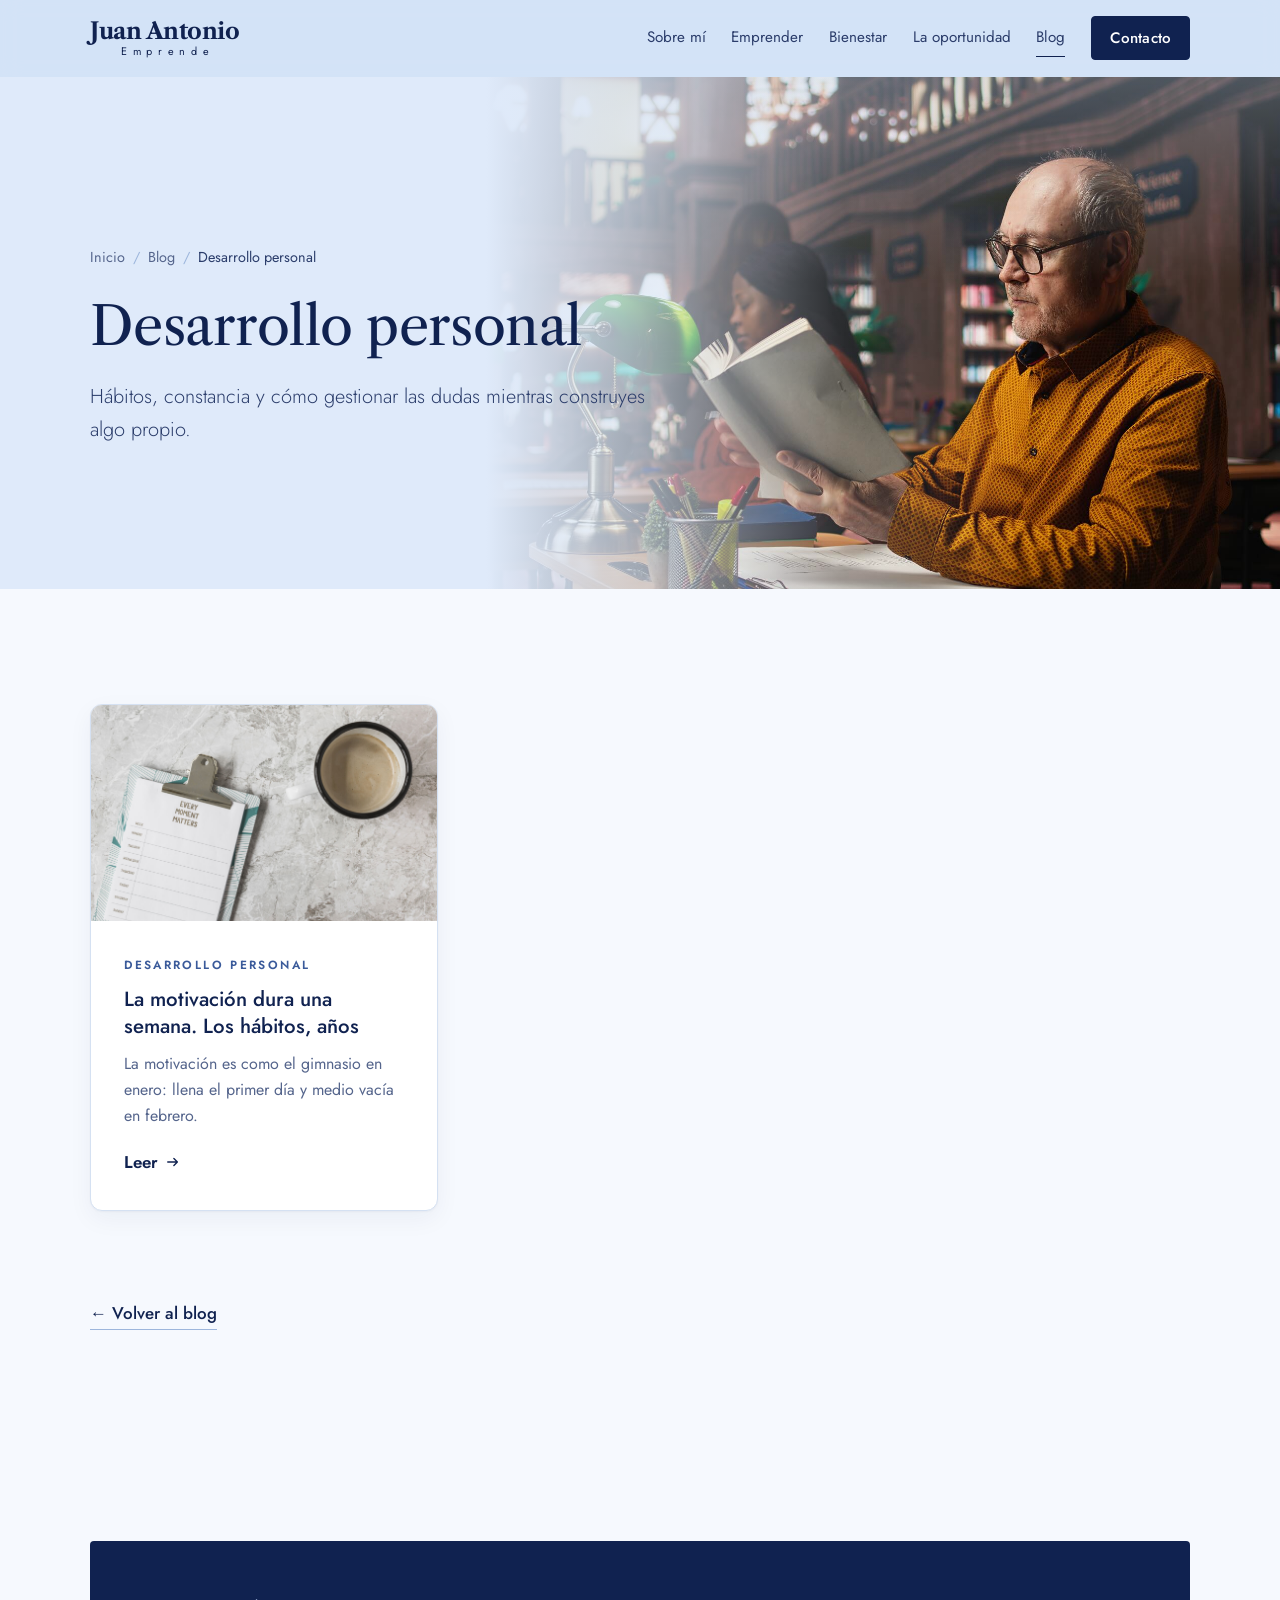
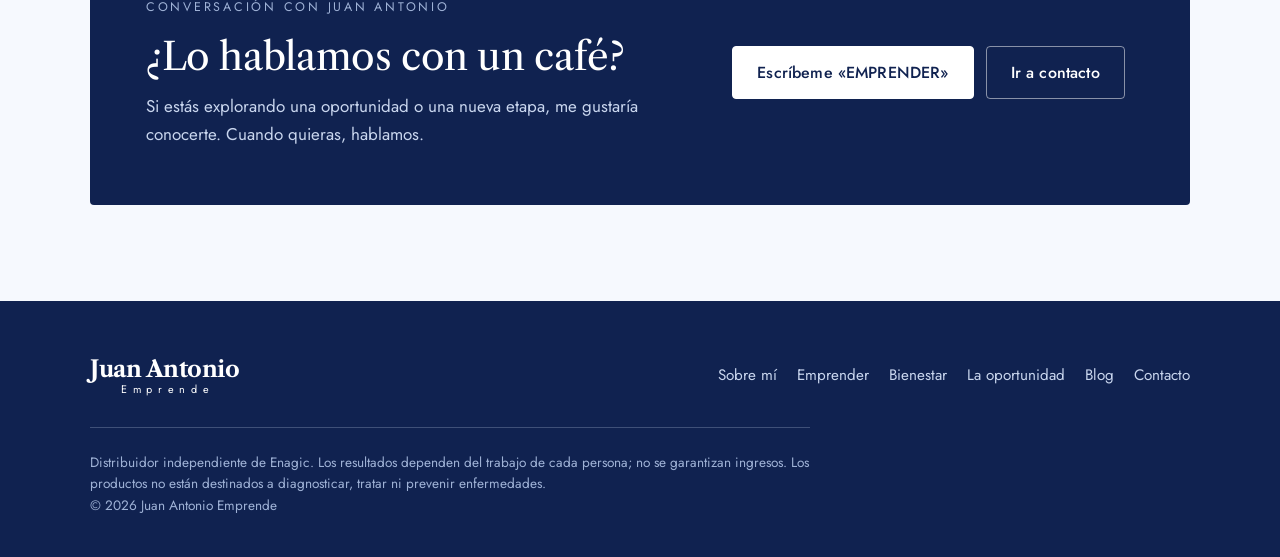
<file: blog/desarrollo-personal/index.html>
<!doctype html>
<html lang="es">
<head>
<meta charset="utf-8">
<meta name="viewport" content="width=device-width, initial-scale=1, viewport-fit=cover">
<title>Desarrollo personal · Blog · Juan Antonio Emprende</title>
<meta name="description" content="Hábitos, constancia y cómo gestionar las dudas mientras construyes algo propio.">
<link rel="canonical" href="https://juanantonio.retuertographicdesign.com/blog/desarrollo-personal/">
<meta property="og:title" content="Desarrollo personal · Blog · Juan Antonio Emprende">
<meta property="og:description" content="Hábitos, constancia y cómo gestionar las dudas mientras construyes algo propio.">
<meta property="og:image" content="https://juanantonio.retuertographicdesign.com/assets/og.jpg">
<meta property="og:url" content="https://juanantonio.retuertographicdesign.com/blog/desarrollo-personal/">
<meta property="og:locale" content="es_ES">
<meta name="theme-color" content="#ccdef6">
<link rel="preconnect" href="https://fonts.googleapis.com">
<link rel="preconnect" href="https://fonts.gstatic.com" crossorigin>
<link rel="stylesheet" href="https://fonts.googleapis.com/css2?family=Jost:wght@300;400;500;600&family=Libre+Caslon+Text:ital,wght@0,400;0,700;1,400&display=swap">
<link rel="stylesheet" href="../../assets/styles.css">
<link rel="icon" href="data:image/svg+xml,%3Csvg xmlns='http://www.w3.org/2000/svg' viewBox='0 0 64 64'%3E%3Crect width='64' height='64' rx='8' fill='%23102250'/%3E%3Ctext x='32' y='44' font-family='Georgia,serif' font-weight='700' font-size='34' fill='%23ccdef6' text-anchor='middle'%3EJA%3C/text%3E%3C/svg%3E">
</head>
<body>

<header class="site-header">
  <div class="wrap">
    <a class="logo" href="../../index.html" aria-label="Juan Antonio Emprende, inicio"><b>Juan Antonio</b><span>Emprende</span></a>
    <button class="menu-toggle" type="button" aria-expanded="false" aria-controls="nav">MENÚ</button>
    <nav class="nav" id="nav" aria-label="Principal">
      <a href="../../index.html#sobre-mi">Sobre mí</a>
      <a href="../../index.html#emprender">Emprender</a>
      <a href="../../index.html#bienestar">Bienestar</a>
      <a href="../../oportunidad.html">La oportunidad</a>
      <a href="../../blog/" aria-current="page">Blog</a>
      <a class="btn" href="../../index.html#contacto">Contacto</a>
    </nav>
  </div>
</header>

<main>
  <section class="page-hero page-hero--photo">
    <img class="hero-photo-bg" src="../../assets/photos/desarrollo-personal.jpg" alt="Hombre leyendo y tomando notas en una biblioteca" width="1800" height="1013" fetchpriority="high">
    <div class="wrap">
      <nav class="crumbs" aria-label="Migas de pan"><a href="../../index.html">Inicio</a><span class="sep">/</span><a href="../">Blog</a><span class="sep">/</span><span aria-current="page">Desarrollo personal</span></nav>
      <h1>Desarrollo personal</h1>
      <p class="lead">Hábitos, constancia y cómo gestionar las dudas mientras construyes algo propio.</p>
    </div>
  </section>
  <section class="blog-list">
    <div class="wrap">
      <div class="bcards">
        <article class="bcard bcard--img">
          <a href="../../blog/desarrollo-personal/la-motivacion-dura-una-semana/">
            <div class="bcard-img"><img src="../../assets/blog/la-motivacion-dura-una-semana.jpg" alt="Planificador semanal en una tablilla junto a una taza de café" loading="lazy" width="1400" height="933"></div><div class="bcard-body">
              <span class="bcard-cat">Desarrollo personal</span>
              <h3>La motivación dura una semana. Los hábitos, años</h3>
              <p>La motivación es como el gimnasio en enero: llena el primer día y medio vacía en febrero.</p>
              <span class="bcard-more">Leer <svg class="arrow" viewBox="0 0 16 16" width="14" height="14" aria-hidden="true"><path d="M2 8h11M9 4l4 4-4 4" fill="none" stroke="currentColor" stroke-width="1.6" stroke-linecap="round" stroke-linejoin="round"/></svg></span>
            </div>
          </a>
        </article>
      </div>
      <a class="back-link" href="../">← Volver al blog</a>
    </div>
  </section>

  <section class="blog-cta">
    <div class="wrap">
      <div class="guide">
        <div>
          <span class="eyebrow" style="color:#9fb2d6">Conversación con Juan Antonio</span>
          <h2>¿Lo hablamos con un café?</h2>
          <p>Si estás explorando una oportunidad o una nueva etapa, me gustaría conocerte. Cuando quieras, hablamos.</p>
        </div>
        <div class="cta-actions">
          <a class="btn" data-wa="EMPRENDER" href="../../index.html#contacto">Escríbeme «EMPRENDER»</a>
          <a class="btn btn--line" href="../../index.html#contacto">Ir a contacto</a>
        </div>
      </div>
    </div>
  </section>

</main>

<footer class="site-footer">
  <div class="wrap">
    <div class="footer-top">
      <a class="logo" href="../../index.html"><b>Juan Antonio</b><span>Emprende</span></a>
      <nav class="footer-nav" aria-label="Pie">
        <a href="../../index.html#sobre-mi">Sobre mí</a>
        <a href="../../index.html#emprender">Emprender</a>
        <a href="../../index.html#bienestar">Bienestar</a>
        <a href="../../oportunidad.html">La oportunidad</a>
        <a href="../../blog/">Blog</a>
        <a href="../../index.html#contacto">Contacto</a>
      </nav>
    </div>
    <p class="disclaimer">Distribuidor independiente de Enagic. Los resultados dependen del trabajo de cada persona; no se garantizan ingresos. Los productos no están destinados a diagnosticar, tratar ni prevenir enfermedades.<br>© <span id="year">2026</span> Juan Antonio Emprende</p>
  </div>
</footer>

<script src="../../assets/main.js"></script>
</body>
</html>
</file>
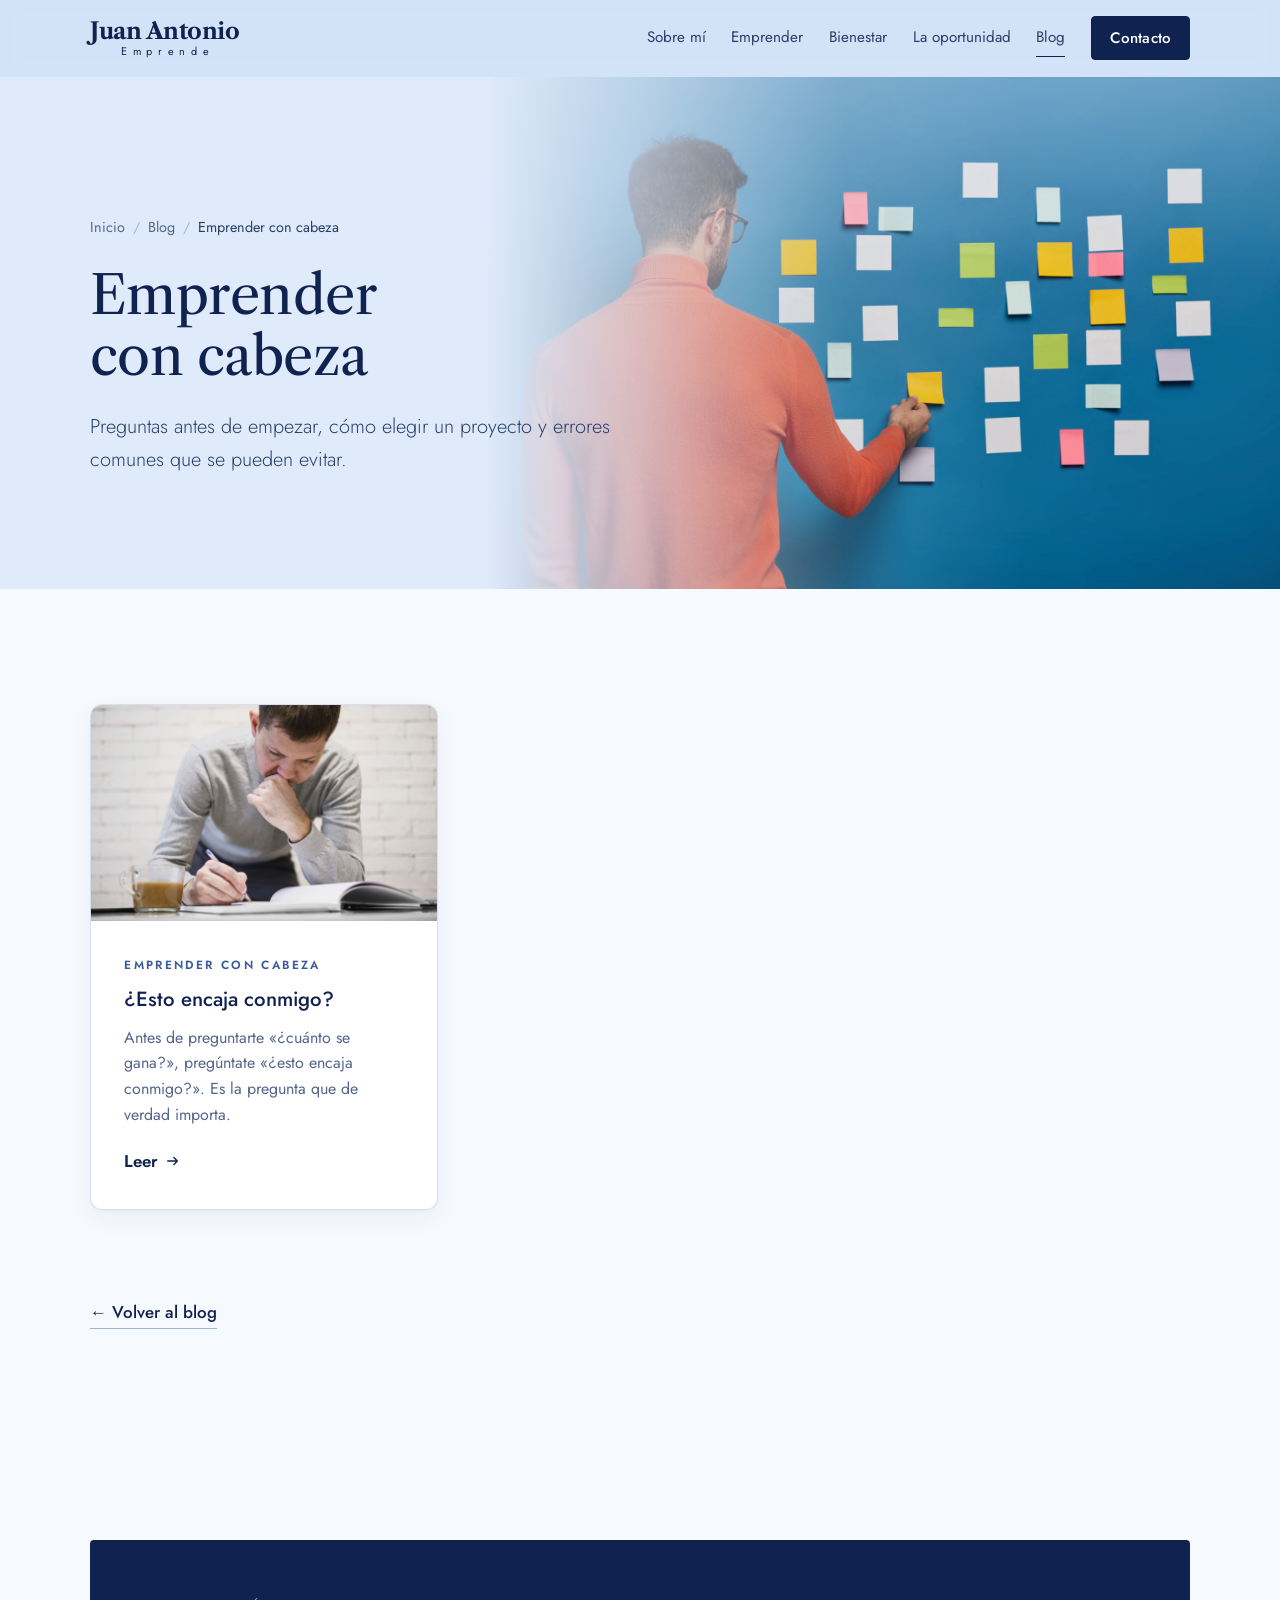
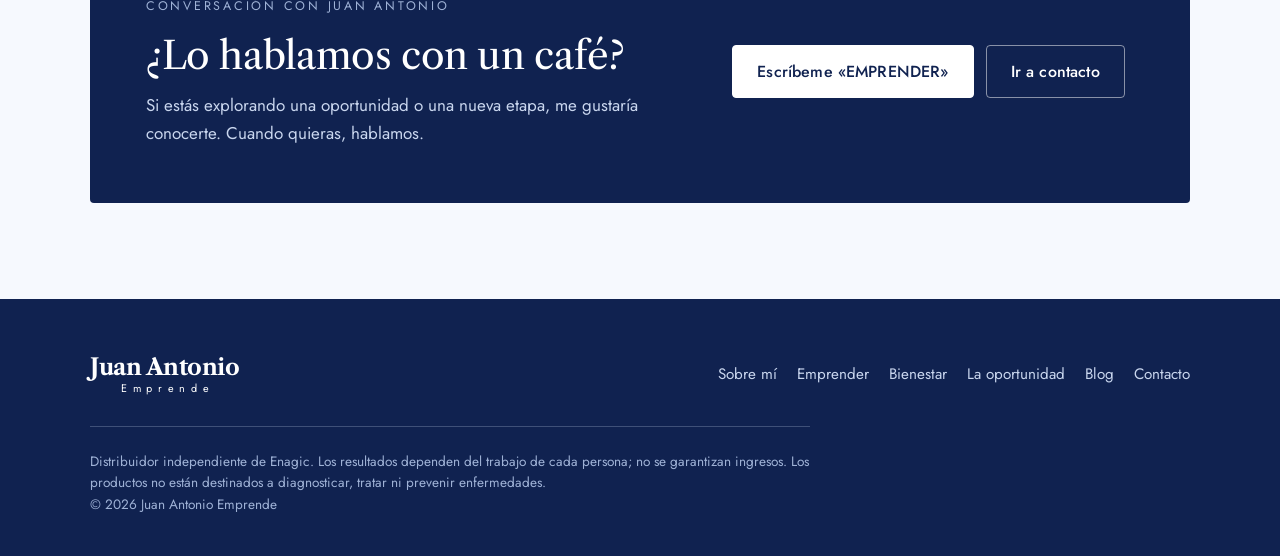
<file: blog/emprender-con-cabeza/index.html>
<!doctype html>
<html lang="es">
<head>
<meta charset="utf-8">
<meta name="viewport" content="width=device-width, initial-scale=1, viewport-fit=cover">
<title>Emprender con cabeza · Blog · Juan Antonio Emprende</title>
<meta name="description" content="Preguntas antes de empezar, cómo elegir un proyecto y errores comunes que se pueden evitar.">
<link rel="canonical" href="https://juanantonio.retuertographicdesign.com/blog/emprender-con-cabeza/">
<meta property="og:title" content="Emprender con cabeza · Blog · Juan Antonio Emprende">
<meta property="og:description" content="Preguntas antes de empezar, cómo elegir un proyecto y errores comunes que se pueden evitar.">
<meta property="og:image" content="https://juanantonio.retuertographicdesign.com/assets/og.jpg">
<meta property="og:url" content="https://juanantonio.retuertographicdesign.com/blog/emprender-con-cabeza/">
<meta property="og:locale" content="es_ES">
<meta name="theme-color" content="#ccdef6">
<link rel="preconnect" href="https://fonts.googleapis.com">
<link rel="preconnect" href="https://fonts.gstatic.com" crossorigin>
<link rel="stylesheet" href="https://fonts.googleapis.com/css2?family=Jost:wght@300;400;500;600&family=Libre+Caslon+Text:ital,wght@0,400;0,700;1,400&display=swap">
<link rel="stylesheet" href="../../assets/styles.css">
<link rel="icon" href="data:image/svg+xml,%3Csvg xmlns='http://www.w3.org/2000/svg' viewBox='0 0 64 64'%3E%3Crect width='64' height='64' rx='8' fill='%23102250'/%3E%3Ctext x='32' y='44' font-family='Georgia,serif' font-weight='700' font-size='34' fill='%23ccdef6' text-anchor='middle'%3EJA%3C/text%3E%3C/svg%3E">
</head>
<body>

<header class="site-header">
  <div class="wrap">
    <a class="logo" href="../../index.html" aria-label="Juan Antonio Emprende, inicio"><b>Juan Antonio</b><span>Emprende</span></a>
    <button class="menu-toggle" type="button" aria-expanded="false" aria-controls="nav">MENÚ</button>
    <nav class="nav" id="nav" aria-label="Principal">
      <a href="../../index.html#sobre-mi">Sobre mí</a>
      <a href="../../index.html#emprender">Emprender</a>
      <a href="../../index.html#bienestar">Bienestar</a>
      <a href="../../oportunidad.html">La oportunidad</a>
      <a href="../../blog/" aria-current="page">Blog</a>
      <a class="btn" href="../../index.html#contacto">Contacto</a>
    </nav>
  </div>
</header>

<main>
  <section class="page-hero page-hero--photo">
    <img class="hero-photo-bg" src="../../assets/photos/emprender-con-cabeza.jpg" alt="Profesional organizando ideas con notas adhesivas en una pared" width="1800" height="1200" fetchpriority="high">
    <div class="wrap">
      <nav class="crumbs" aria-label="Migas de pan"><a href="../../index.html">Inicio</a><span class="sep">/</span><a href="../">Blog</a><span class="sep">/</span><span aria-current="page">Emprender con cabeza</span></nav>
      <h1>Emprender con cabeza</h1>
      <p class="lead">Preguntas antes de empezar, cómo elegir un proyecto y errores comunes que se pueden evitar.</p>
    </div>
  </section>
  <section class="blog-list">
    <div class="wrap">
      <div class="bcards">
        <article class="bcard bcard--img">
          <a href="../../blog/emprender-con-cabeza/esto-encaja-conmigo/">
            <div class="bcard-img"><img src="../../assets/blog/esto-encaja-conmigo.jpg" alt="Hombre pensativo tomando notas en un cuaderno junto a un café" loading="lazy" width="1400" height="931"></div><div class="bcard-body">
              <span class="bcard-cat">Emprender con cabeza</span>
              <h3>¿Esto encaja conmigo?</h3>
              <p>Antes de preguntarte «¿cuánto se gana?», pregúntate «¿esto encaja conmigo?». Es la pregunta que de verdad importa.</p>
              <span class="bcard-more">Leer <svg class="arrow" viewBox="0 0 16 16" width="14" height="14" aria-hidden="true"><path d="M2 8h11M9 4l4 4-4 4" fill="none" stroke="currentColor" stroke-width="1.6" stroke-linecap="round" stroke-linejoin="round"/></svg></span>
            </div>
          </a>
        </article>
      </div>
      <a class="back-link" href="../">← Volver al blog</a>
    </div>
  </section>

  <section class="blog-cta">
    <div class="wrap">
      <div class="guide">
        <div>
          <span class="eyebrow" style="color:#9fb2d6">Conversación con Juan Antonio</span>
          <h2>¿Lo hablamos con un café?</h2>
          <p>Si estás explorando una oportunidad o una nueva etapa, me gustaría conocerte. Cuando quieras, hablamos.</p>
        </div>
        <div class="cta-actions">
          <a class="btn" data-wa="EMPRENDER" href="../../index.html#contacto">Escríbeme «EMPRENDER»</a>
          <a class="btn btn--line" href="../../index.html#contacto">Ir a contacto</a>
        </div>
      </div>
    </div>
  </section>

</main>

<footer class="site-footer">
  <div class="wrap">
    <div class="footer-top">
      <a class="logo" href="../../index.html"><b>Juan Antonio</b><span>Emprende</span></a>
      <nav class="footer-nav" aria-label="Pie">
        <a href="../../index.html#sobre-mi">Sobre mí</a>
        <a href="../../index.html#emprender">Emprender</a>
        <a href="../../index.html#bienestar">Bienestar</a>
        <a href="../../oportunidad.html">La oportunidad</a>
        <a href="../../blog/">Blog</a>
        <a href="../../index.html#contacto">Contacto</a>
      </nav>
    </div>
    <p class="disclaimer">Distribuidor independiente de Enagic. Los resultados dependen del trabajo de cada persona; no se garantizan ingresos. Los productos no están destinados a diagnosticar, tratar ni prevenir enfermedades.<br>© <span id="year">2026</span> Juan Antonio Emprende</p>
  </div>
</footer>

<script src="../../assets/main.js"></script>
</body>
</html>
</file>
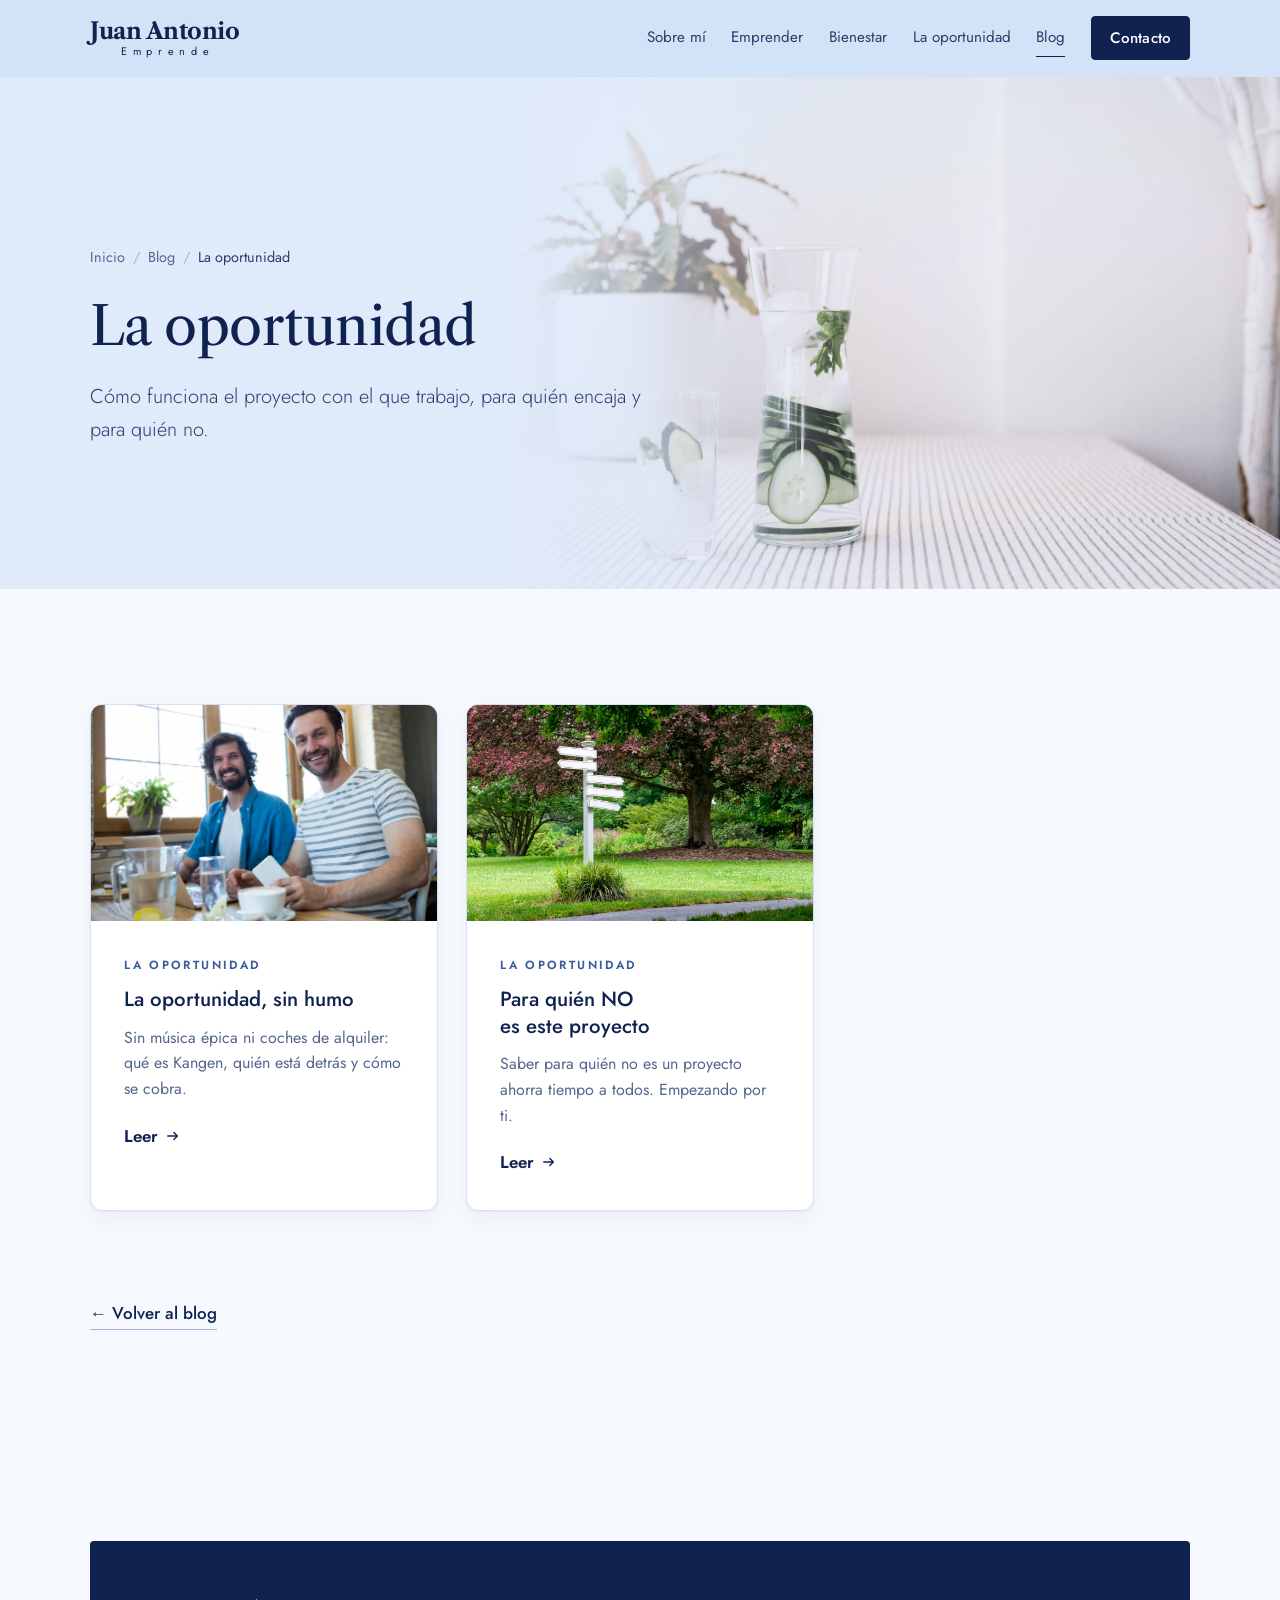
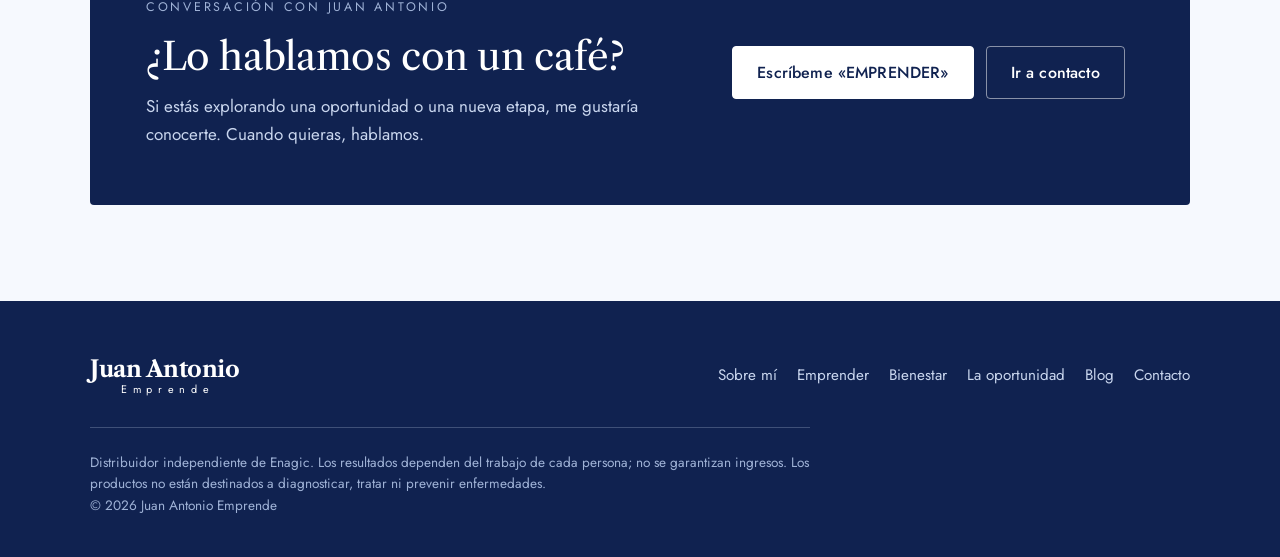
<file: blog/la-oportunidad/index.html>
<!doctype html>
<html lang="es">
<head>
<meta charset="utf-8">
<meta name="viewport" content="width=device-width, initial-scale=1, viewport-fit=cover">
<title>La oportunidad · Blog · Juan Antonio Emprende</title>
<meta name="description" content="Cómo funciona el proyecto con el que trabajo, para quién encaja y para quién no.">
<link rel="canonical" href="https://juanantonio.retuertographicdesign.com/blog/la-oportunidad/">
<meta property="og:title" content="La oportunidad · Blog · Juan Antonio Emprende">
<meta property="og:description" content="Cómo funciona el proyecto con el que trabajo, para quién encaja y para quién no.">
<meta property="og:image" content="https://juanantonio.retuertographicdesign.com/assets/og.jpg">
<meta property="og:url" content="https://juanantonio.retuertographicdesign.com/blog/la-oportunidad/">
<meta property="og:locale" content="es_ES">
<meta name="theme-color" content="#ccdef6">
<link rel="preconnect" href="https://fonts.googleapis.com">
<link rel="preconnect" href="https://fonts.gstatic.com" crossorigin>
<link rel="stylesheet" href="https://fonts.googleapis.com/css2?family=Jost:wght@300;400;500;600&family=Libre+Caslon+Text:ital,wght@0,400;0,700;1,400&display=swap">
<link rel="stylesheet" href="../../assets/styles.css">
<link rel="icon" href="data:image/svg+xml,%3Csvg xmlns='http://www.w3.org/2000/svg' viewBox='0 0 64 64'%3E%3Crect width='64' height='64' rx='8' fill='%23102250'/%3E%3Ctext x='32' y='44' font-family='Georgia,serif' font-weight='700' font-size='34' fill='%23ccdef6' text-anchor='middle'%3EJA%3C/text%3E%3C/svg%3E">
</head>
<body>

<header class="site-header">
  <div class="wrap">
    <a class="logo" href="../../index.html" aria-label="Juan Antonio Emprende, inicio"><b>Juan Antonio</b><span>Emprende</span></a>
    <button class="menu-toggle" type="button" aria-expanded="false" aria-controls="nav">MENÚ</button>
    <nav class="nav" id="nav" aria-label="Principal">
      <a href="../../index.html#sobre-mi">Sobre mí</a>
      <a href="../../index.html#emprender">Emprender</a>
      <a href="../../index.html#bienestar">Bienestar</a>
      <a href="../../oportunidad.html">La oportunidad</a>
      <a href="../../blog/" aria-current="page">Blog</a>
      <a class="btn" href="../../index.html#contacto">Contacto</a>
    </nav>
  </div>
</header>

<main>
  <section class="page-hero page-hero--photo">
    <img class="hero-photo-bg" src="../../assets/photos/la-oportunidad.jpg" alt="Jarra y vaso de agua junto a una planta" width="1800" height="1200" fetchpriority="high">
    <div class="wrap">
      <nav class="crumbs" aria-label="Migas de pan"><a href="../../index.html">Inicio</a><span class="sep">/</span><a href="../">Blog</a><span class="sep">/</span><span aria-current="page">La oportunidad</span></nav>
      <h1>La oportunidad</h1>
      <p class="lead">Cómo funciona el proyecto con el que trabajo, para quién encaja y para quién no.</p>
    </div>
  </section>
  <section class="blog-list">
    <div class="wrap">
      <div class="bcards">
        <article class="bcard bcard--img">
          <a href="../../blog/la-oportunidad/la-oportunidad-sin-humo/">
            <div class="bcard-img"><img src="../../assets/blog/la-oportunidad-sin-humo.jpg" alt="Dos hombres sonrientes conversando con un café" loading="lazy" width="1400" height="933"></div><div class="bcard-body">
              <span class="bcard-cat">La oportunidad</span>
              <h3>La oportunidad, sin humo</h3>
              <p>Sin música épica ni coches de alquiler: qué es Kangen, quién está detrás y cómo se cobra.</p>
              <span class="bcard-more">Leer <svg class="arrow" viewBox="0 0 16 16" width="14" height="14" aria-hidden="true"><path d="M2 8h11M9 4l4 4-4 4" fill="none" stroke="currentColor" stroke-width="1.6" stroke-linecap="round" stroke-linejoin="round"/></svg></span>
            </div>
          </a>
        </article>
        <article class="bcard bcard--img">
          <a href="../../blog/la-oportunidad/para-quien-no-es-este-proyecto/">
            <div class="bcard-img"><img src="../../assets/blog/para-quien-no-es-este-proyecto.jpg" alt="Poste indicador con flechas en varias direcciones en un parque" loading="lazy" width="1200" height="854"></div><div class="bcard-body">
              <span class="bcard-cat">La oportunidad</span>
              <h3>Para quién NO es este proyecto</h3>
              <p>Saber para quién no es un proyecto ahorra tiempo a todos. Empezando por ti.</p>
              <span class="bcard-more">Leer <svg class="arrow" viewBox="0 0 16 16" width="14" height="14" aria-hidden="true"><path d="M2 8h11M9 4l4 4-4 4" fill="none" stroke="currentColor" stroke-width="1.6" stroke-linecap="round" stroke-linejoin="round"/></svg></span>
            </div>
          </a>
        </article>
      </div>
      <a class="back-link" href="../">← Volver al blog</a>
    </div>
  </section>

  <section class="blog-cta">
    <div class="wrap">
      <div class="guide">
        <div>
          <span class="eyebrow" style="color:#9fb2d6">Conversación con Juan Antonio</span>
          <h2>¿Lo hablamos con un café?</h2>
          <p>Si estás explorando una oportunidad o una nueva etapa, me gustaría conocerte. Cuando quieras, hablamos.</p>
        </div>
        <div class="cta-actions">
          <a class="btn" data-wa="EMPRENDER" href="../../index.html#contacto">Escríbeme «EMPRENDER»</a>
          <a class="btn btn--line" href="../../index.html#contacto">Ir a contacto</a>
        </div>
      </div>
    </div>
  </section>

</main>

<footer class="site-footer">
  <div class="wrap">
    <div class="footer-top">
      <a class="logo" href="../../index.html"><b>Juan Antonio</b><span>Emprende</span></a>
      <nav class="footer-nav" aria-label="Pie">
        <a href="../../index.html#sobre-mi">Sobre mí</a>
        <a href="../../index.html#emprender">Emprender</a>
        <a href="../../index.html#bienestar">Bienestar</a>
        <a href="../../oportunidad.html">La oportunidad</a>
        <a href="../../blog/">Blog</a>
        <a href="../../index.html#contacto">Contacto</a>
      </nav>
    </div>
    <p class="disclaimer">Distribuidor independiente de Enagic. Los resultados dependen del trabajo de cada persona; no se garantizan ingresos. Los productos no están destinados a diagnosticar, tratar ni prevenir enfermedades.<br>© <span id="year">2026</span> Juan Antonio Emprende</p>
  </div>
</footer>

<script src="../../assets/main.js"></script>
</body>
</html>
</file>
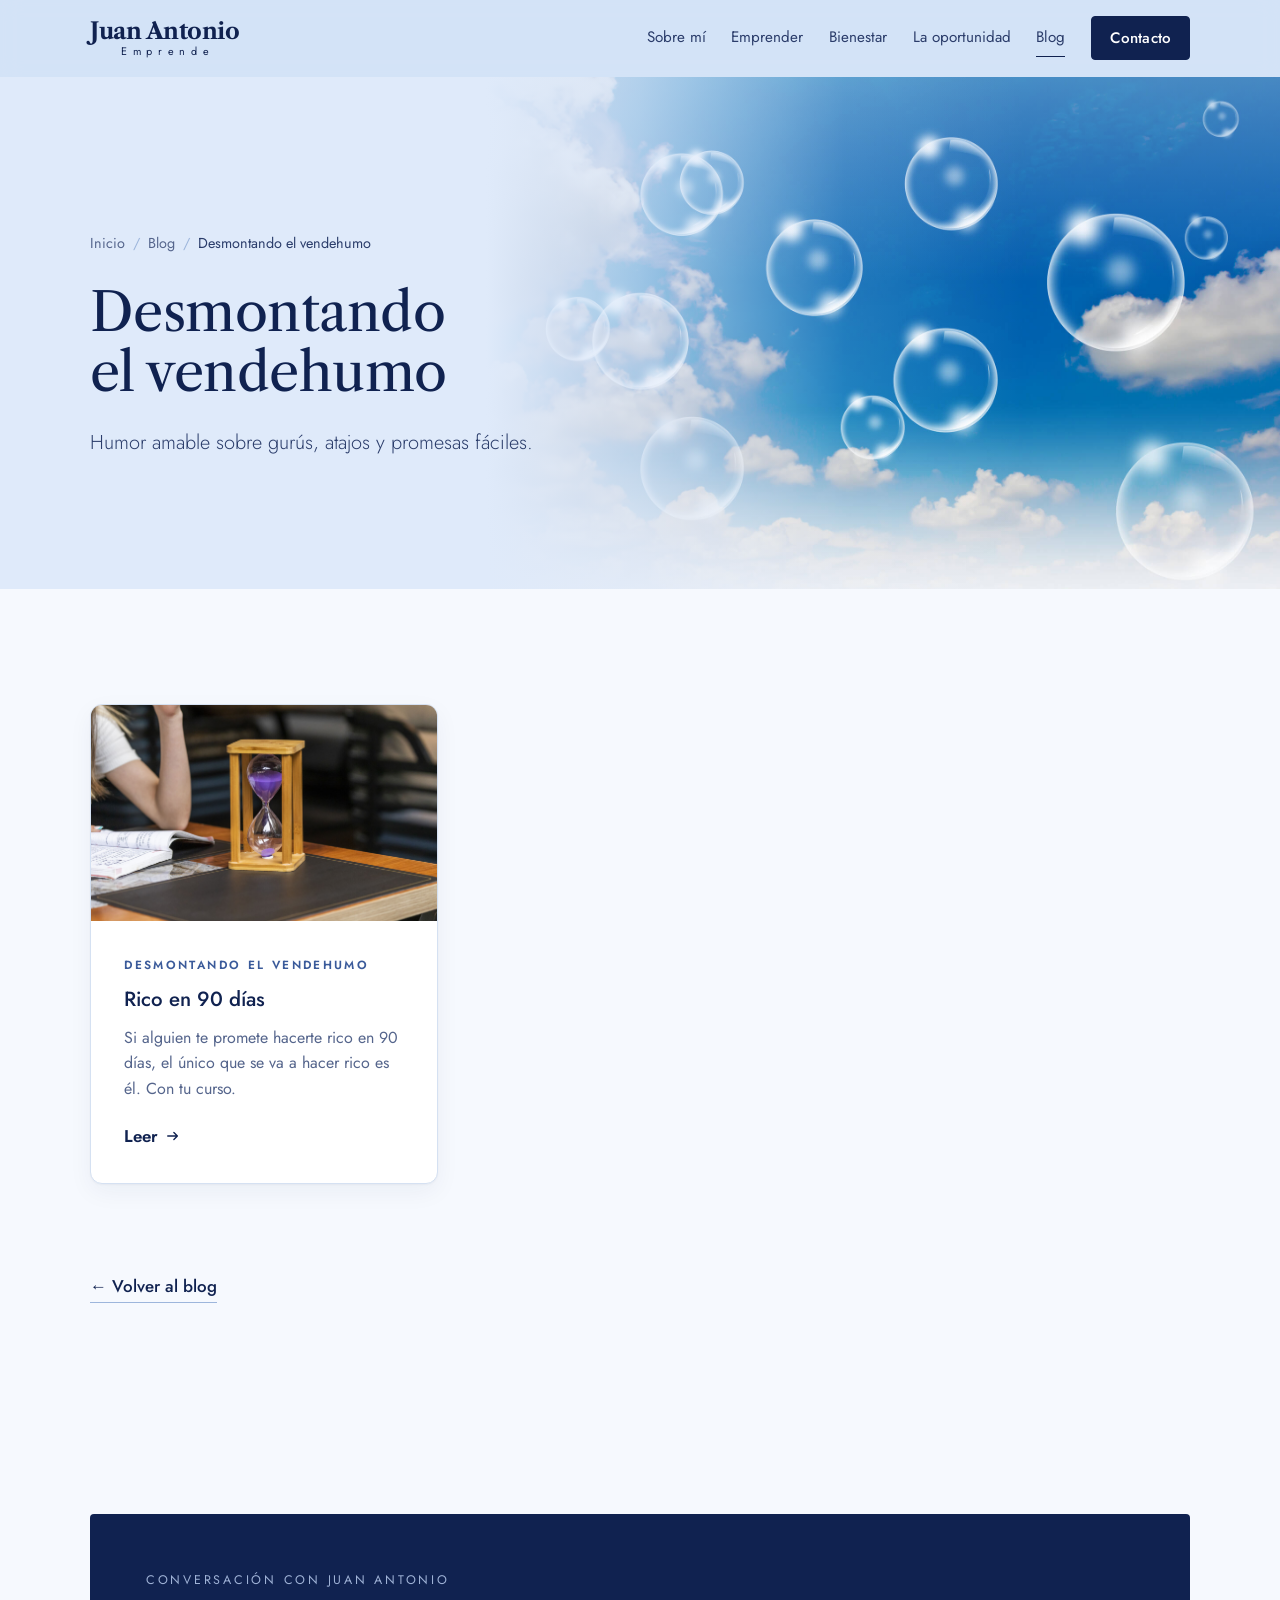
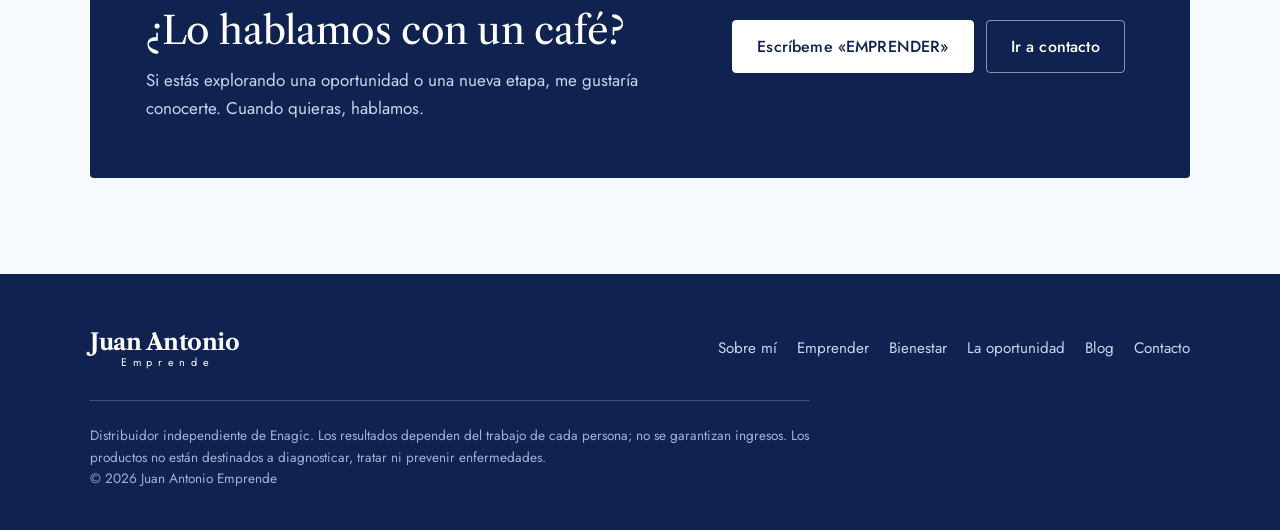
<file: blog/vendehumo/index.html>
<!doctype html>
<html lang="es">
<head>
<meta charset="utf-8">
<meta name="viewport" content="width=device-width, initial-scale=1, viewport-fit=cover">
<title>Desmontando el vendehumo · Blog · Juan Antonio Emprende</title>
<meta name="description" content="Humor amable sobre gurús, atajos y promesas fáciles.">
<link rel="canonical" href="https://juanantonio.retuertographicdesign.com/blog/vendehumo/">
<meta property="og:title" content="Desmontando el vendehumo · Blog · Juan Antonio Emprende">
<meta property="og:description" content="Humor amable sobre gurús, atajos y promesas fáciles.">
<meta property="og:image" content="https://juanantonio.retuertographicdesign.com/assets/og.jpg">
<meta property="og:url" content="https://juanantonio.retuertographicdesign.com/blog/vendehumo/">
<meta property="og:locale" content="es_ES">
<meta name="theme-color" content="#ccdef6">
<link rel="preconnect" href="https://fonts.googleapis.com">
<link rel="preconnect" href="https://fonts.gstatic.com" crossorigin>
<link rel="stylesheet" href="https://fonts.googleapis.com/css2?family=Jost:wght@300;400;500;600&family=Libre+Caslon+Text:ital,wght@0,400;0,700;1,400&display=swap">
<link rel="stylesheet" href="../../assets/styles.css">
<link rel="icon" href="data:image/svg+xml,%3Csvg xmlns='http://www.w3.org/2000/svg' viewBox='0 0 64 64'%3E%3Crect width='64' height='64' rx='8' fill='%23102250'/%3E%3Ctext x='32' y='44' font-family='Georgia,serif' font-weight='700' font-size='34' fill='%23ccdef6' text-anchor='middle'%3EJA%3C/text%3E%3C/svg%3E">
</head>
<body>

<header class="site-header">
  <div class="wrap">
    <a class="logo" href="../../index.html" aria-label="Juan Antonio Emprende, inicio"><b>Juan Antonio</b><span>Emprende</span></a>
    <button class="menu-toggle" type="button" aria-expanded="false" aria-controls="nav">MENÚ</button>
    <nav class="nav" id="nav" aria-label="Principal">
      <a href="../../index.html#sobre-mi">Sobre mí</a>
      <a href="../../index.html#emprender">Emprender</a>
      <a href="../../index.html#bienestar">Bienestar</a>
      <a href="../../oportunidad.html">La oportunidad</a>
      <a href="../../blog/" aria-current="page">Blog</a>
      <a class="btn" href="../../index.html#contacto">Contacto</a>
    </nav>
  </div>
</header>

<main>
  <section class="page-hero page-hero--photo">
    <img class="hero-photo-bg" src="../../assets/photos/vendehumo.jpg" alt="Pompas de jabón flotando en un cielo azul" width="1800" height="1200" fetchpriority="high">
    <div class="wrap">
      <nav class="crumbs" aria-label="Migas de pan"><a href="../../index.html">Inicio</a><span class="sep">/</span><a href="../">Blog</a><span class="sep">/</span><span aria-current="page">Desmontando el vendehumo</span></nav>
      <h1>Desmontando el vendehumo</h1>
      <p class="lead">Humor amable sobre gurús, atajos y promesas fáciles.</p>
    </div>
  </section>
  <section class="blog-list">
    <div class="wrap">
      <div class="bcards">
        <article class="bcard bcard--img">
          <a href="../../blog/vendehumo/rico-en-90-dias/">
            <div class="bcard-img"><img src="../../assets/blog/rico-en-90-dias.jpg" alt="Reloj de arena de madera sobre una mesa" loading="lazy" width="1400" height="933"></div><div class="bcard-body">
              <span class="bcard-cat">Desmontando el vendehumo</span>
              <h3>Rico en 90 días</h3>
              <p>Si alguien te promete hacerte rico en 90 días, el único que se va a hacer rico es él. Con tu curso.</p>
              <span class="bcard-more">Leer <svg class="arrow" viewBox="0 0 16 16" width="14" height="14" aria-hidden="true"><path d="M2 8h11M9 4l4 4-4 4" fill="none" stroke="currentColor" stroke-width="1.6" stroke-linecap="round" stroke-linejoin="round"/></svg></span>
            </div>
          </a>
        </article>
      </div>
      <a class="back-link" href="../">← Volver al blog</a>
    </div>
  </section>

  <section class="blog-cta">
    <div class="wrap">
      <div class="guide">
        <div>
          <span class="eyebrow" style="color:#9fb2d6">Conversación con Juan Antonio</span>
          <h2>¿Lo hablamos con un café?</h2>
          <p>Si estás explorando una oportunidad o una nueva etapa, me gustaría conocerte. Cuando quieras, hablamos.</p>
        </div>
        <div class="cta-actions">
          <a class="btn" data-wa="EMPRENDER" href="../../index.html#contacto">Escríbeme «EMPRENDER»</a>
          <a class="btn btn--line" href="../../index.html#contacto">Ir a contacto</a>
        </div>
      </div>
    </div>
  </section>

</main>

<footer class="site-footer">
  <div class="wrap">
    <div class="footer-top">
      <a class="logo" href="../../index.html"><b>Juan Antonio</b><span>Emprende</span></a>
      <nav class="footer-nav" aria-label="Pie">
        <a href="../../index.html#sobre-mi">Sobre mí</a>
        <a href="../../index.html#emprender">Emprender</a>
        <a href="../../index.html#bienestar">Bienestar</a>
        <a href="../../oportunidad.html">La oportunidad</a>
        <a href="../../blog/">Blog</a>
        <a href="../../index.html#contacto">Contacto</a>
      </nav>
    </div>
    <p class="disclaimer">Distribuidor independiente de Enagic. Los resultados dependen del trabajo de cada persona; no se garantizan ingresos. Los productos no están destinados a diagnosticar, tratar ni prevenir enfermedades.<br>© <span id="year">2026</span> Juan Antonio Emprende</p>
  </div>
</footer>

<script src="../../assets/main.js"></script>
</body>
</html>
</file>
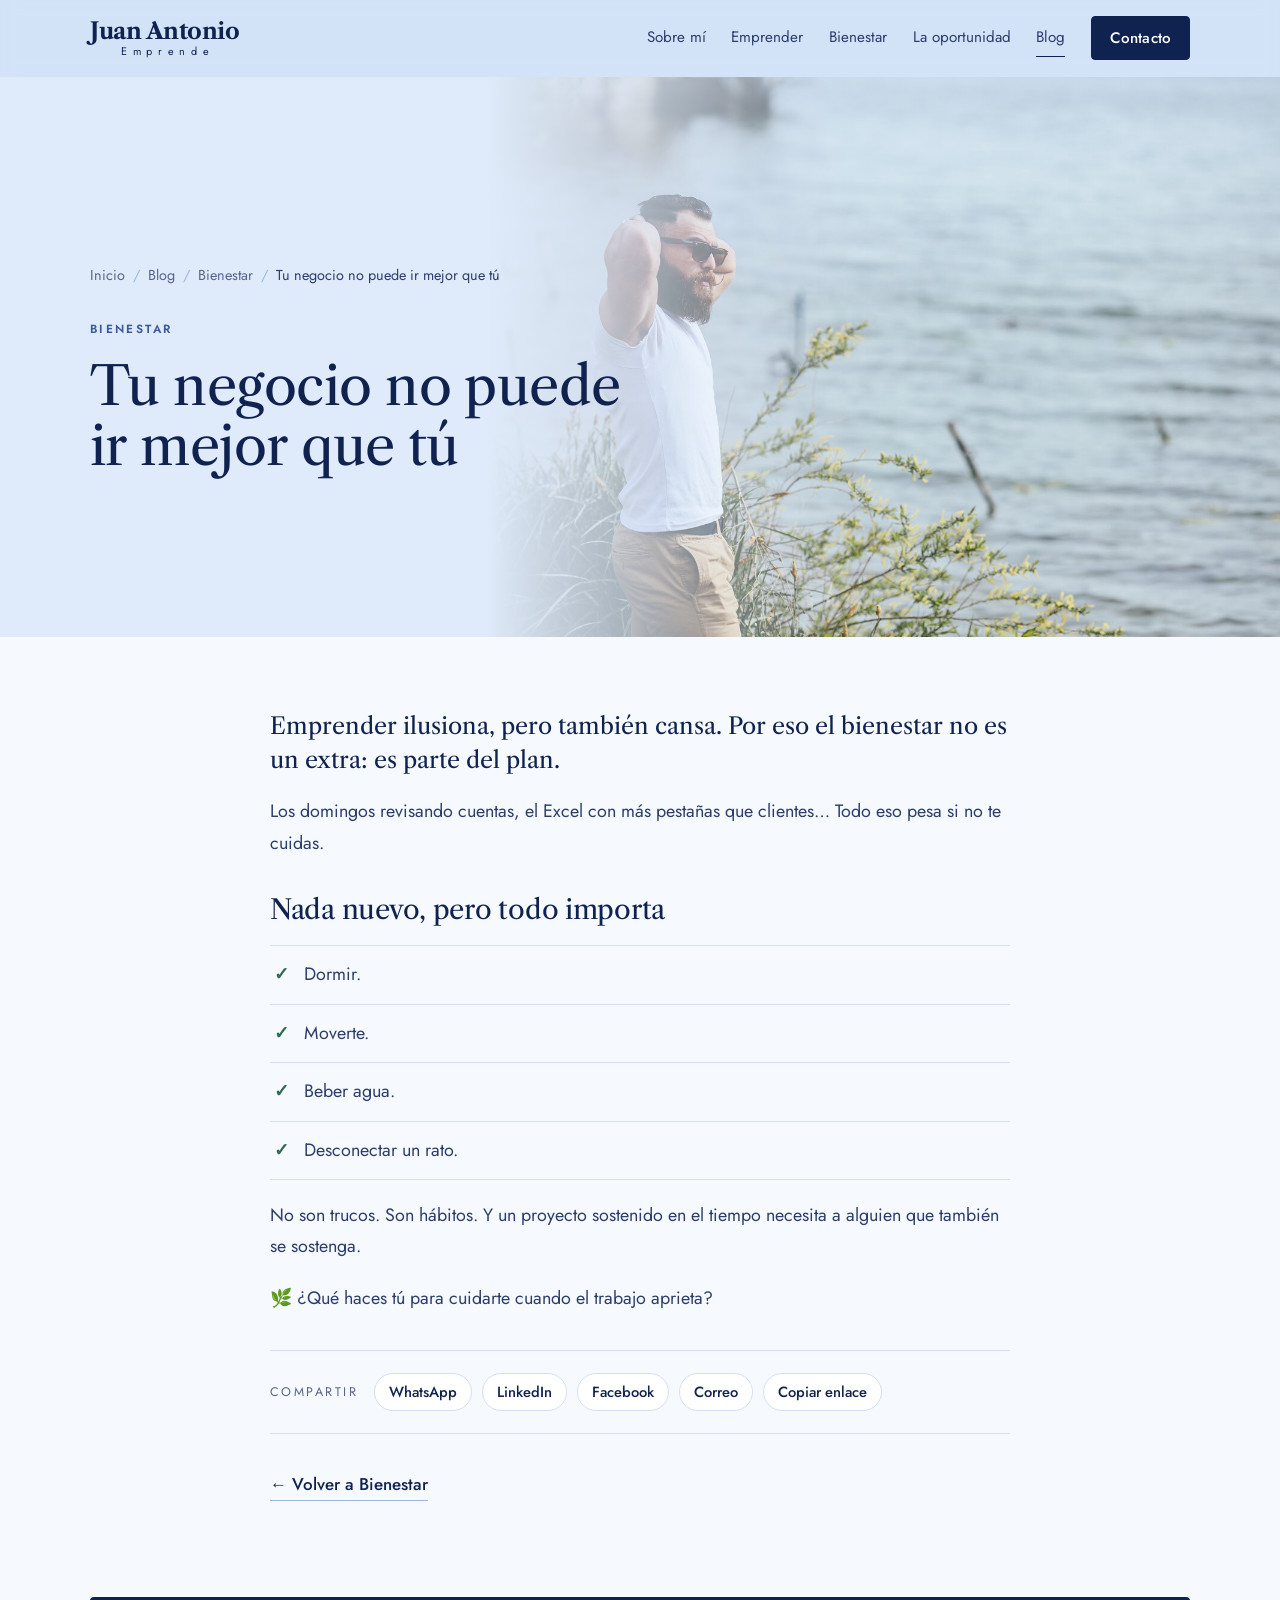
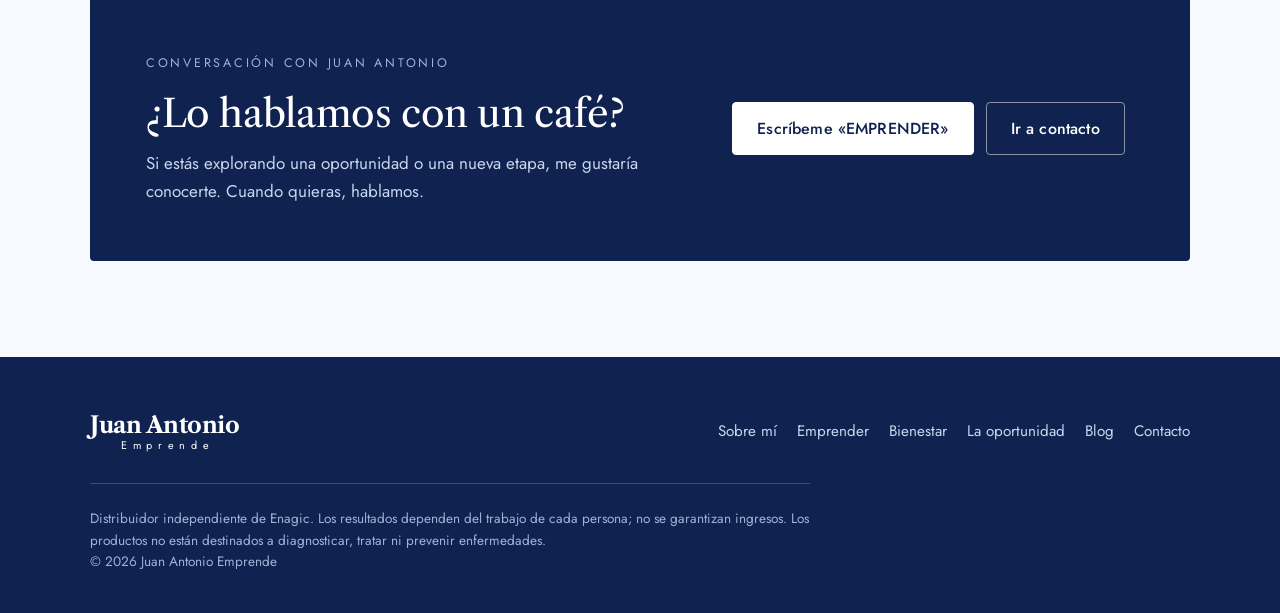
<file: blog/bienestar/tu-negocio-no-puede-ir-mejor-que-tu/index.html>
<!doctype html>
<html lang="es">
<head>
<meta charset="utf-8">
<meta name="viewport" content="width=device-width, initial-scale=1, viewport-fit=cover">
<title>Tu negocio no puede ir mejor que tú · Juan Antonio Emprende</title>
<meta name="description" content="Emprender ilusiona, pero también cansa. Por eso el bienestar no es un extra: es parte del plan.">
<link rel="canonical" href="https://juanantonio.retuertographicdesign.com/blog/bienestar/tu-negocio-no-puede-ir-mejor-que-tu/">
<meta property="og:title" content="Tu negocio no puede ir mejor que tú · Juan Antonio Emprende">
<meta property="og:description" content="Emprender ilusiona, pero también cansa. Por eso el bienestar no es un extra: es parte del plan.">
<meta property="og:image" content="https://juanantonio.retuertographicdesign.com/assets/blog/tu-negocio-no-puede-ir-mejor-que-tu.jpg">
<meta property="og:url" content="https://juanantonio.retuertographicdesign.com/blog/bienestar/tu-negocio-no-puede-ir-mejor-que-tu/">
<meta property="og:locale" content="es_ES">
<meta name="theme-color" content="#ccdef6">
<link rel="preconnect" href="https://fonts.googleapis.com">
<link rel="preconnect" href="https://fonts.gstatic.com" crossorigin>
<link rel="stylesheet" href="https://fonts.googleapis.com/css2?family=Jost:wght@300;400;500;600&family=Libre+Caslon+Text:ital,wght@0,400;0,700;1,400&display=swap">
<link rel="stylesheet" href="../../../assets/styles.css">
<link rel="icon" href="data:image/svg+xml,%3Csvg xmlns='http://www.w3.org/2000/svg' viewBox='0 0 64 64'%3E%3Crect width='64' height='64' rx='8' fill='%23102250'/%3E%3Ctext x='32' y='44' font-family='Georgia,serif' font-weight='700' font-size='34' fill='%23ccdef6' text-anchor='middle'%3EJA%3C/text%3E%3C/svg%3E">
</head>
<body>

<header class="site-header">
  <div class="wrap">
    <a class="logo" href="../../../index.html" aria-label="Juan Antonio Emprende, inicio"><b>Juan Antonio</b><span>Emprende</span></a>
    <button class="menu-toggle" type="button" aria-expanded="false" aria-controls="nav">MENÚ</button>
    <nav class="nav" id="nav" aria-label="Principal">
      <a href="../../../index.html#sobre-mi">Sobre mí</a>
      <a href="../../../index.html#emprender">Emprender</a>
      <a href="../../../index.html#bienestar">Bienestar</a>
      <a href="../../../oportunidad.html">La oportunidad</a>
      <a href="../../../blog/" aria-current="page">Blog</a>
      <a class="btn" href="../../../index.html#contacto">Contacto</a>
    </nav>
  </div>
</header>

<main>
  <section class="page-hero post-hero page-hero--photo">
    <img class="hero-photo-bg" src="../../../assets/blog/tu-negocio-no-puede-ir-mejor-que-tu.jpg" alt="Hombre estirándose junto a un lago" width="1400" height="933" fetchpriority="high">
    <div class="wrap">
      <nav class="crumbs" aria-label="Migas de pan"><a href="../../../index.html">Inicio</a><span class="sep">/</span><a href="../../">Blog</a><span class="sep">/</span><a href="../">Bienestar</a><span class="sep">/</span><span aria-current="page">Tu negocio no puede ir mejor que tú</span></nav>
      <span class="bcard-cat">Bienestar</span>
      <h1>Tu negocio no puede ir mejor que tú</h1>
    </div>
  </section>
  <article class="post">
    <div class="wrap post-wrap">
      <div class="post-body">
<p>Emprender ilusiona, pero también cansa. Por eso el bienestar no es un extra: es parte del plan.</p>
<p>Los domingos revisando cuentas, el Excel con más pestañas que clientes… Todo eso pesa si no te cuidas.</p>
<h2>Nada nuevo, pero todo importa</h2>
<ul class="yes">
  <li>Dormir.</li>
  <li>Moverte.</li>
  <li>Beber agua.</li>
  <li>Desconectar un rato.</li>
</ul>
<p>No son trucos. Son hábitos. Y un proyecto sostenido en el tiempo necesita a alguien que también se sostenga.</p>
<p>🌿 ¿Qué haces tú para cuidarte cuando el trabajo aprieta?</p>
      </div>
      <div class="share" aria-label="Compartir">
        <span>Compartir</span>
        <a href="https://wa.me/?text=Tu%20negocio%20no%20puede%20ir%20mejor%20que%20t%C3%BA%20https%3A//juanantonio.retuertographicdesign.com/blog/bienestar/tu-negocio-no-puede-ir-mejor-que-tu/" target="_blank" rel="noopener">WhatsApp</a>
        <a href="https://www.linkedin.com/sharing/share-offsite/?url=https%3A%2F%2Fjuanantonio.retuertographicdesign.com%2Fblog%2Fbienestar%2Ftu-negocio-no-puede-ir-mejor-que-tu%2F" target="_blank" rel="noopener">LinkedIn</a>
        <a href="https://www.facebook.com/sharer/sharer.php?u=https%3A%2F%2Fjuanantonio.retuertographicdesign.com%2Fblog%2Fbienestar%2Ftu-negocio-no-puede-ir-mejor-que-tu%2F" target="_blank" rel="noopener">Facebook</a>
        <a href="mailto:?subject=Tu%20negocio%20no%20puede%20ir%20mejor%20que%20t%C3%BA&amp;body=https%3A//juanantonio.retuertographicdesign.com/blog/bienestar/tu-negocio-no-puede-ir-mejor-que-tu/">Correo</a>
        <button type="button" class="copy-link" data-url="https://juanantonio.retuertographicdesign.com/blog/bienestar/tu-negocio-no-puede-ir-mejor-que-tu/">Copiar enlace</button>
        <span class="copy-status" role="status" aria-live="polite"></span>
      </div>
      <a class="back-link" href="../">← Volver a Bienestar</a>
    </div>
  </article>

  <section class="blog-cta">
    <div class="wrap">
      <div class="guide">
        <div>
          <span class="eyebrow" style="color:#9fb2d6">Conversación con Juan Antonio</span>
          <h2>¿Lo hablamos con un café?</h2>
          <p>Si estás explorando una oportunidad o una nueva etapa, me gustaría conocerte. Cuando quieras, hablamos.</p>
        </div>
        <div class="cta-actions">
          <a class="btn" data-wa="EMPRENDER" href="../../../index.html#contacto">Escríbeme «EMPRENDER»</a>
          <a class="btn btn--line" href="../../../index.html#contacto">Ir a contacto</a>
        </div>
      </div>
    </div>
  </section>

</main>

<footer class="site-footer">
  <div class="wrap">
    <div class="footer-top">
      <a class="logo" href="../../../index.html"><b>Juan Antonio</b><span>Emprende</span></a>
      <nav class="footer-nav" aria-label="Pie">
        <a href="../../../index.html#sobre-mi">Sobre mí</a>
        <a href="../../../index.html#emprender">Emprender</a>
        <a href="../../../index.html#bienestar">Bienestar</a>
        <a href="../../../oportunidad.html">La oportunidad</a>
        <a href="../../../blog/">Blog</a>
        <a href="../../../index.html#contacto">Contacto</a>
      </nav>
    </div>
    <p class="disclaimer">Distribuidor independiente de Enagic. Los resultados dependen del trabajo de cada persona; no se garantizan ingresos. Los productos no están destinados a diagnosticar, tratar ni prevenir enfermedades.<br>© <span id="year">2026</span> Juan Antonio Emprende</p>
  </div>
</footer>

<script src="../../../assets/main.js"></script>
</body>
</html>
</file>
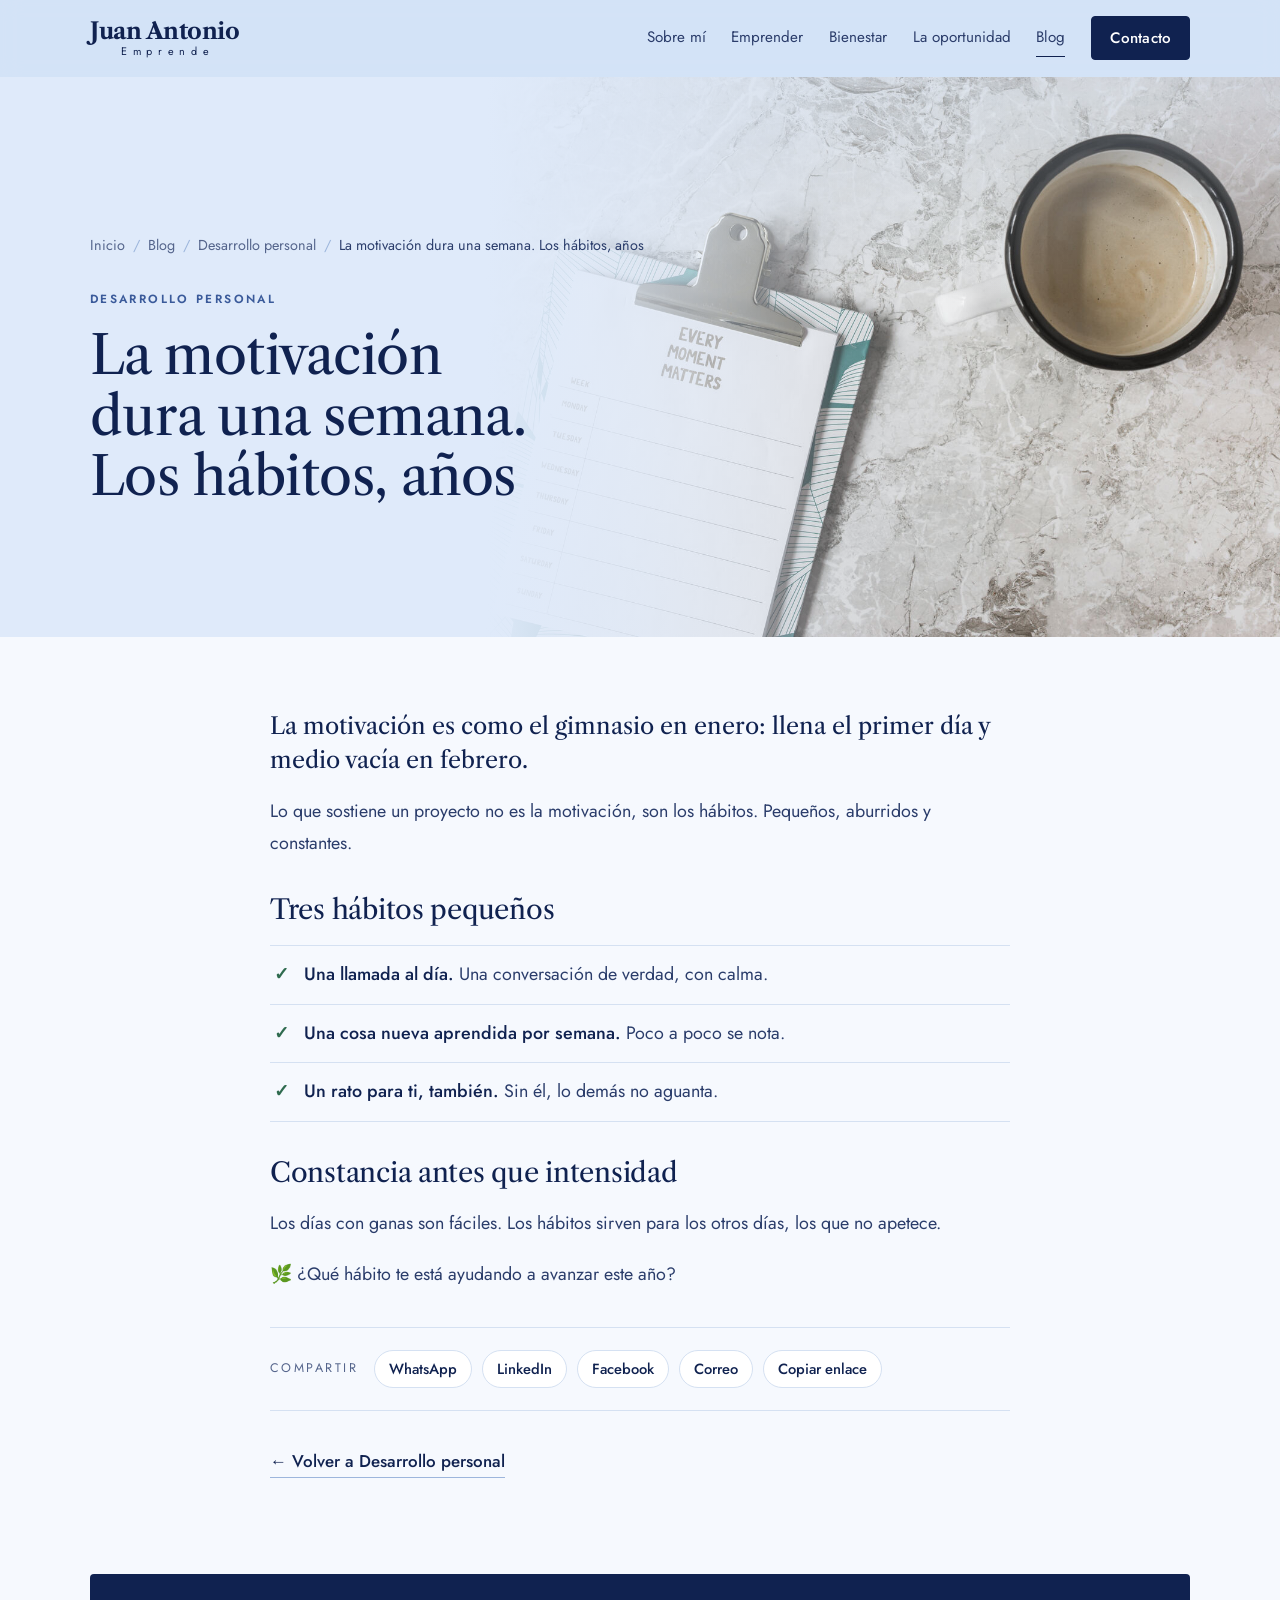
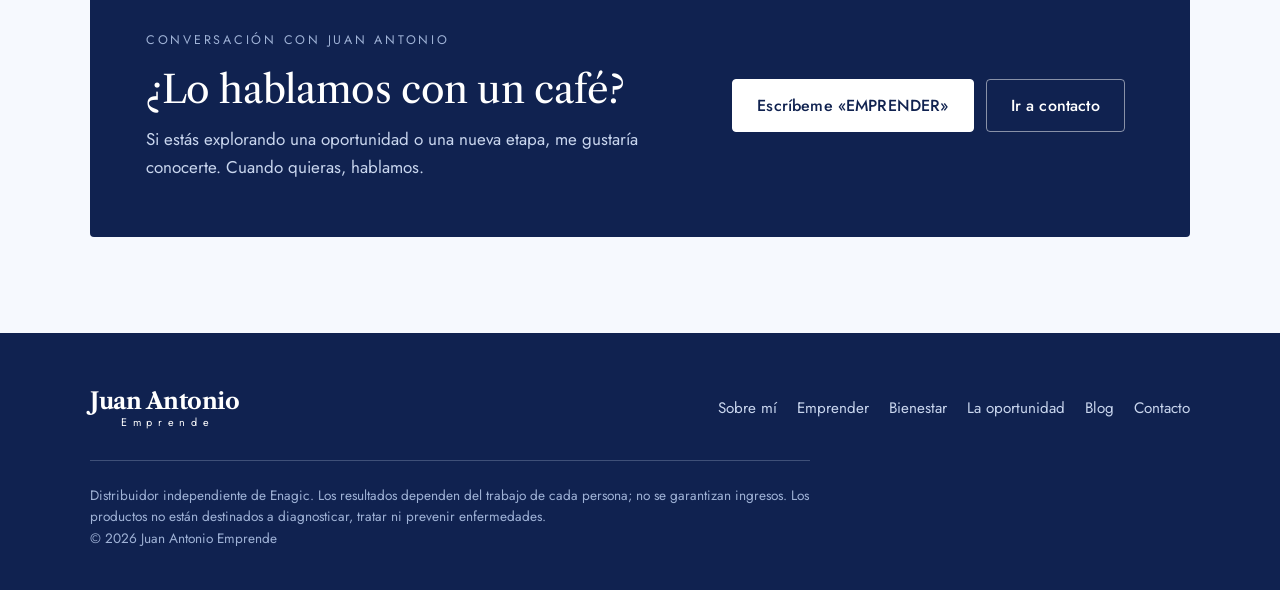
<file: blog/desarrollo-personal/la-motivacion-dura-una-semana/index.html>
<!doctype html>
<html lang="es">
<head>
<meta charset="utf-8">
<meta name="viewport" content="width=device-width, initial-scale=1, viewport-fit=cover">
<title>La motivación dura una semana. Los hábitos, años · Juan Antonio Emprende</title>
<meta name="description" content="La motivación es como el gimnasio en enero: llena el primer día y medio vacía en febrero.">
<link rel="canonical" href="https://juanantonio.retuertographicdesign.com/blog/desarrollo-personal/la-motivacion-dura-una-semana/">
<meta property="og:title" content="La motivación dura una semana. Los hábitos, años · Juan Antonio Emprende">
<meta property="og:description" content="La motivación es como el gimnasio en enero: llena el primer día y medio vacía en febrero.">
<meta property="og:image" content="https://juanantonio.retuertographicdesign.com/assets/blog/la-motivacion-dura-una-semana.jpg">
<meta property="og:url" content="https://juanantonio.retuertographicdesign.com/blog/desarrollo-personal/la-motivacion-dura-una-semana/">
<meta property="og:locale" content="es_ES">
<meta name="theme-color" content="#ccdef6">
<link rel="preconnect" href="https://fonts.googleapis.com">
<link rel="preconnect" href="https://fonts.gstatic.com" crossorigin>
<link rel="stylesheet" href="https://fonts.googleapis.com/css2?family=Jost:wght@300;400;500;600&family=Libre+Caslon+Text:ital,wght@0,400;0,700;1,400&display=swap">
<link rel="stylesheet" href="../../../assets/styles.css">
<link rel="icon" href="data:image/svg+xml,%3Csvg xmlns='http://www.w3.org/2000/svg' viewBox='0 0 64 64'%3E%3Crect width='64' height='64' rx='8' fill='%23102250'/%3E%3Ctext x='32' y='44' font-family='Georgia,serif' font-weight='700' font-size='34' fill='%23ccdef6' text-anchor='middle'%3EJA%3C/text%3E%3C/svg%3E">
</head>
<body>

<header class="site-header">
  <div class="wrap">
    <a class="logo" href="../../../index.html" aria-label="Juan Antonio Emprende, inicio"><b>Juan Antonio</b><span>Emprende</span></a>
    <button class="menu-toggle" type="button" aria-expanded="false" aria-controls="nav">MENÚ</button>
    <nav class="nav" id="nav" aria-label="Principal">
      <a href="../../../index.html#sobre-mi">Sobre mí</a>
      <a href="../../../index.html#emprender">Emprender</a>
      <a href="../../../index.html#bienestar">Bienestar</a>
      <a href="../../../oportunidad.html">La oportunidad</a>
      <a href="../../../blog/" aria-current="page">Blog</a>
      <a class="btn" href="../../../index.html#contacto">Contacto</a>
    </nav>
  </div>
</header>

<main>
  <section class="page-hero post-hero page-hero--photo">
    <img class="hero-photo-bg" src="../../../assets/blog/la-motivacion-dura-una-semana.jpg" alt="Planificador semanal en una tablilla junto a una taza de café" width="1400" height="933" fetchpriority="high">
    <div class="wrap">
      <nav class="crumbs" aria-label="Migas de pan"><a href="../../../index.html">Inicio</a><span class="sep">/</span><a href="../../">Blog</a><span class="sep">/</span><a href="../">Desarrollo personal</a><span class="sep">/</span><span aria-current="page">La motivación dura una semana. Los hábitos, años</span></nav>
      <span class="bcard-cat">Desarrollo personal</span>
      <h1>La motivación dura una semana. Los hábitos, años</h1>
    </div>
  </section>
  <article class="post">
    <div class="wrap post-wrap">
      <div class="post-body">
<p>La motivación es como el gimnasio en enero: llena el primer día y medio vacía en febrero.</p>
<p>Lo que sostiene un proyecto no es la motivación, son los hábitos. Pequeños, aburridos y constantes.</p>
<h2>Tres hábitos pequeños</h2>
<ul class="yes">
  <li><strong>Una llamada al día.</strong> Una conversación de verdad, con calma.</li>
  <li><strong>Una cosa nueva aprendida por semana.</strong> Poco a poco se nota.</li>
  <li><strong>Un rato para ti, también.</strong> Sin él, lo demás no aguanta.</li>
</ul>
<h2>Constancia antes que intensidad</h2>
<p>Los días con ganas son fáciles. Los hábitos sirven para los otros días, los que no apetece.</p>
<p>🌿 ¿Qué hábito te está ayudando a avanzar este año?</p>
      </div>
      <div class="share" aria-label="Compartir">
        <span>Compartir</span>
        <a href="https://wa.me/?text=La%20motivaci%C3%B3n%20dura%20una%20semana.%20Los%20h%C3%A1bitos%2C%20a%C3%B1os%20https%3A//juanantonio.retuertographicdesign.com/blog/desarrollo-personal/la-motivacion-dura-una-semana/" target="_blank" rel="noopener">WhatsApp</a>
        <a href="https://www.linkedin.com/sharing/share-offsite/?url=https%3A%2F%2Fjuanantonio.retuertographicdesign.com%2Fblog%2Fdesarrollo-personal%2Fla-motivacion-dura-una-semana%2F" target="_blank" rel="noopener">LinkedIn</a>
        <a href="https://www.facebook.com/sharer/sharer.php?u=https%3A%2F%2Fjuanantonio.retuertographicdesign.com%2Fblog%2Fdesarrollo-personal%2Fla-motivacion-dura-una-semana%2F" target="_blank" rel="noopener">Facebook</a>
        <a href="mailto:?subject=La%20motivaci%C3%B3n%20dura%20una%20semana.%20Los%20h%C3%A1bitos%2C%20a%C3%B1os&amp;body=https%3A//juanantonio.retuertographicdesign.com/blog/desarrollo-personal/la-motivacion-dura-una-semana/">Correo</a>
        <button type="button" class="copy-link" data-url="https://juanantonio.retuertographicdesign.com/blog/desarrollo-personal/la-motivacion-dura-una-semana/">Copiar enlace</button>
        <span class="copy-status" role="status" aria-live="polite"></span>
      </div>
      <a class="back-link" href="../">← Volver a Desarrollo personal</a>
    </div>
  </article>

  <section class="blog-cta">
    <div class="wrap">
      <div class="guide">
        <div>
          <span class="eyebrow" style="color:#9fb2d6">Conversación con Juan Antonio</span>
          <h2>¿Lo hablamos con un café?</h2>
          <p>Si estás explorando una oportunidad o una nueva etapa, me gustaría conocerte. Cuando quieras, hablamos.</p>
        </div>
        <div class="cta-actions">
          <a class="btn" data-wa="EMPRENDER" href="../../../index.html#contacto">Escríbeme «EMPRENDER»</a>
          <a class="btn btn--line" href="../../../index.html#contacto">Ir a contacto</a>
        </div>
      </div>
    </div>
  </section>

</main>

<footer class="site-footer">
  <div class="wrap">
    <div class="footer-top">
      <a class="logo" href="../../../index.html"><b>Juan Antonio</b><span>Emprende</span></a>
      <nav class="footer-nav" aria-label="Pie">
        <a href="../../../index.html#sobre-mi">Sobre mí</a>
        <a href="../../../index.html#emprender">Emprender</a>
        <a href="../../../index.html#bienestar">Bienestar</a>
        <a href="../../../oportunidad.html">La oportunidad</a>
        <a href="../../../blog/">Blog</a>
        <a href="../../../index.html#contacto">Contacto</a>
      </nav>
    </div>
    <p class="disclaimer">Distribuidor independiente de Enagic. Los resultados dependen del trabajo de cada persona; no se garantizan ingresos. Los productos no están destinados a diagnosticar, tratar ni prevenir enfermedades.<br>© <span id="year">2026</span> Juan Antonio Emprende</p>
  </div>
</footer>

<script src="../../../assets/main.js"></script>
</body>
</html>
</file>
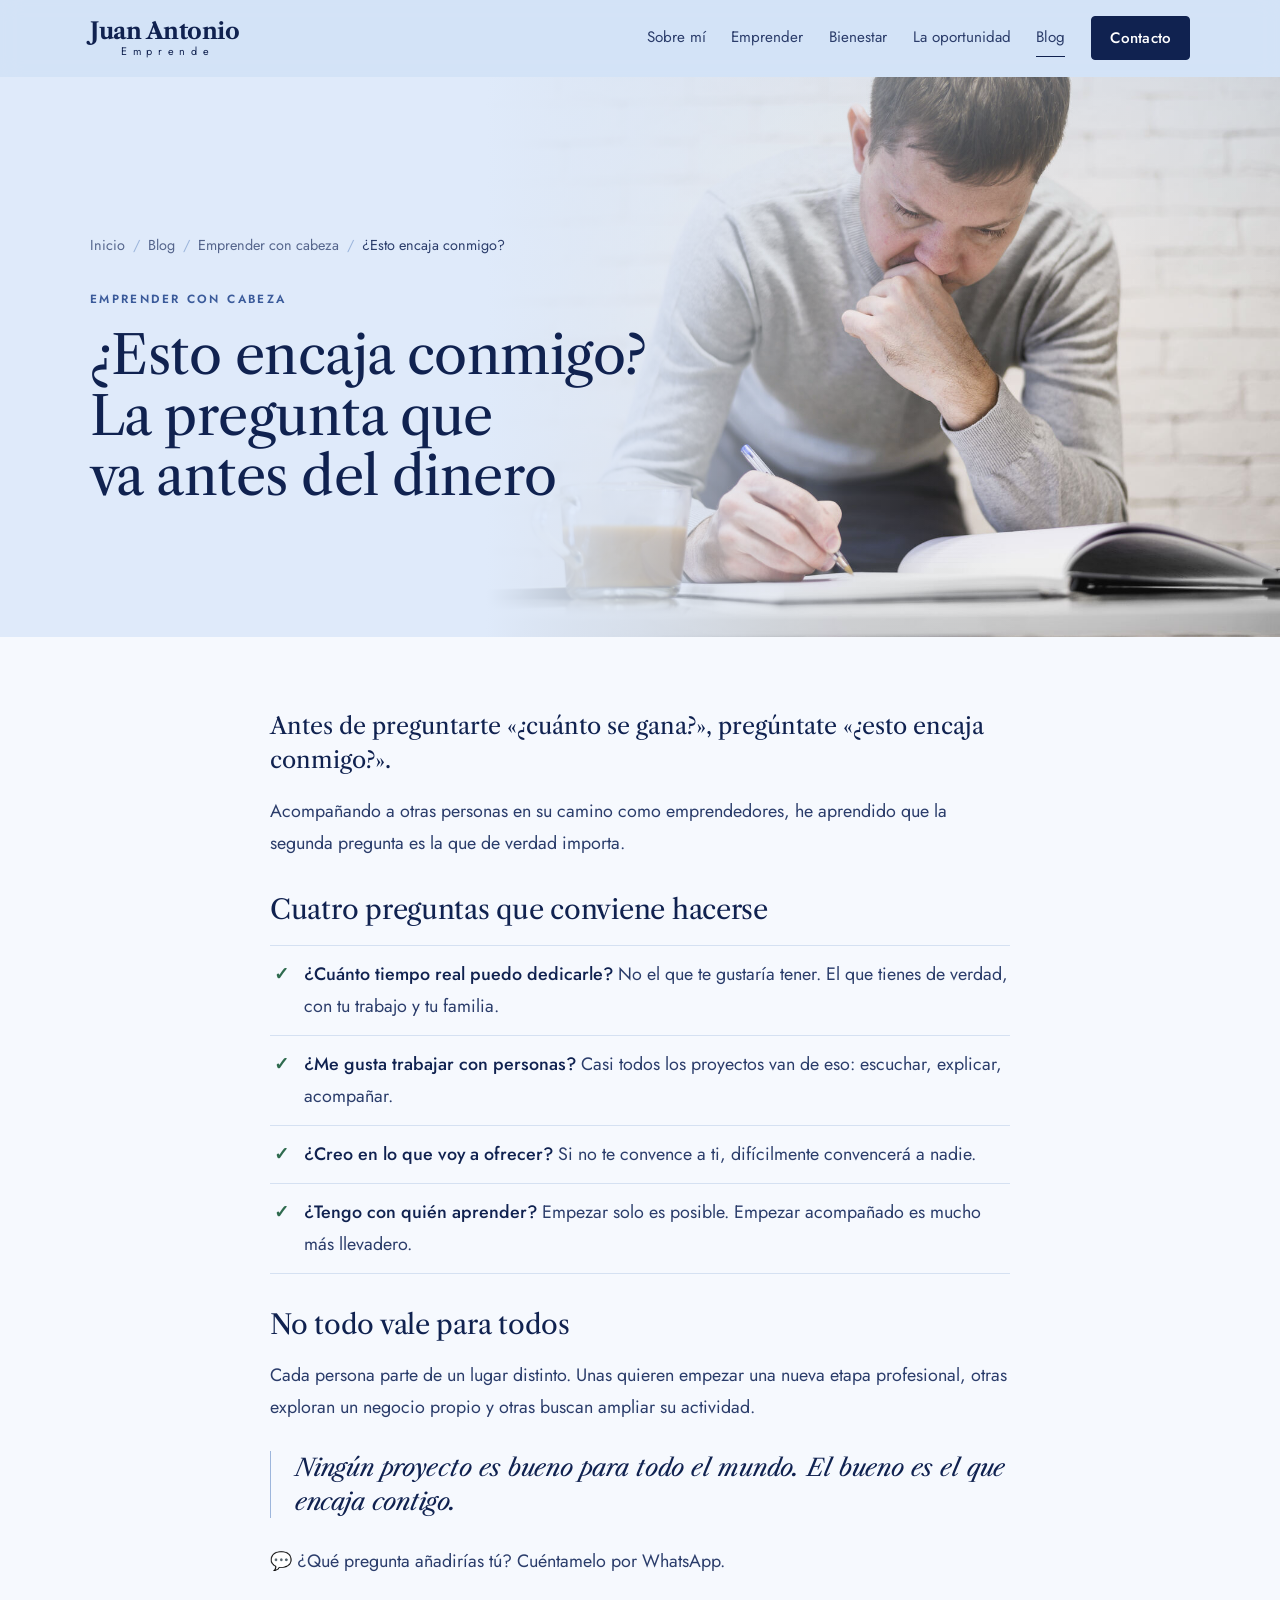
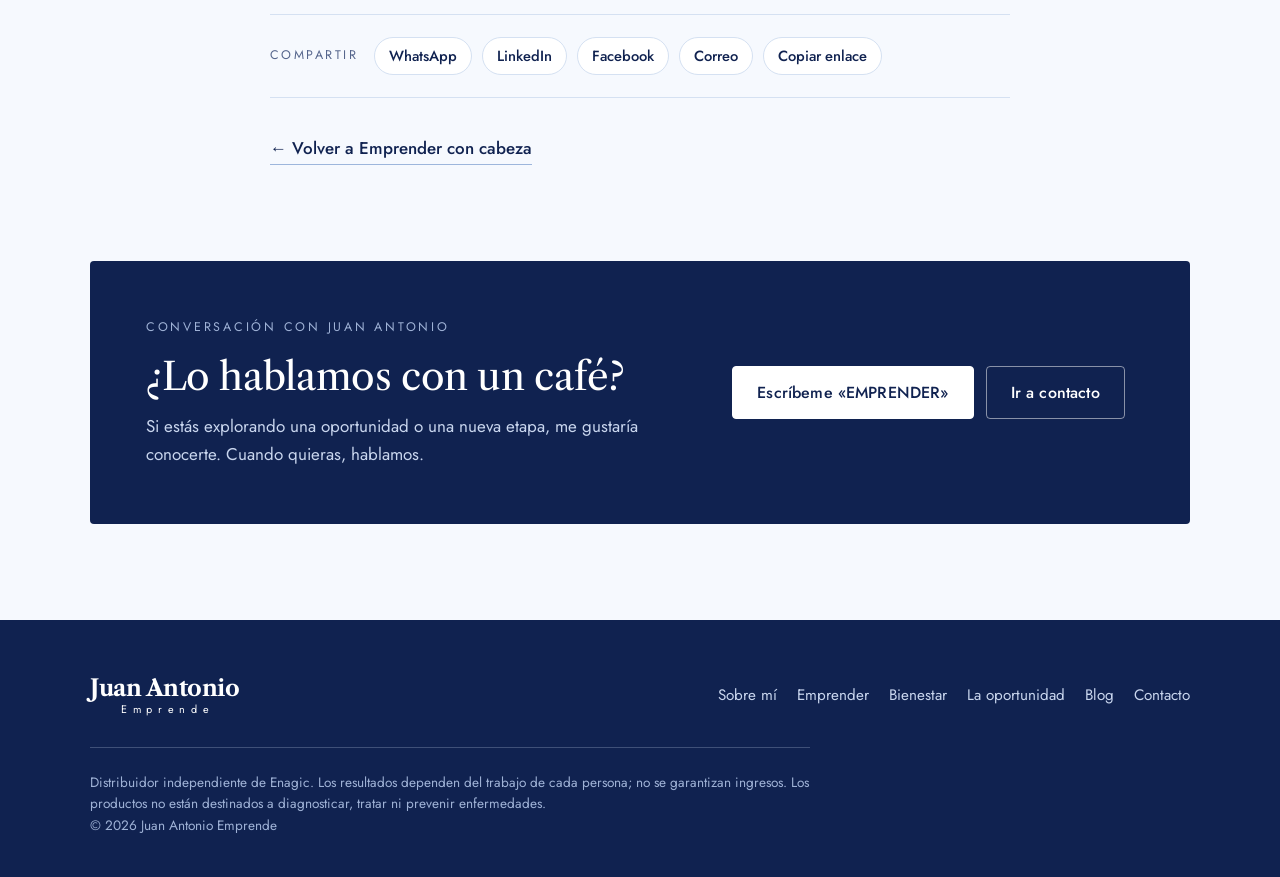
<file: blog/emprender-con-cabeza/esto-encaja-conmigo/index.html>
<!doctype html>
<html lang="es">
<head>
<meta charset="utf-8">
<meta name="viewport" content="width=device-width, initial-scale=1, viewport-fit=cover">
<title>¿Esto encaja conmigo? La pregunta que va antes del dinero · Juan Antonio Emprende</title>
<meta name="description" content="Antes de preguntarte «¿cuánto se gana?», pregúntate «¿esto encaja conmigo?». Es la pregunta que de verdad importa.">
<link rel="canonical" href="https://juanantonio.retuertographicdesign.com/blog/emprender-con-cabeza/esto-encaja-conmigo/">
<meta property="og:title" content="¿Esto encaja conmigo? La pregunta que va antes del dinero · Juan Antonio Emprende">
<meta property="og:description" content="Antes de preguntarte «¿cuánto se gana?», pregúntate «¿esto encaja conmigo?». Es la pregunta que de verdad importa.">
<meta property="og:image" content="https://juanantonio.retuertographicdesign.com/assets/blog/esto-encaja-conmigo.jpg">
<meta property="og:url" content="https://juanantonio.retuertographicdesign.com/blog/emprender-con-cabeza/esto-encaja-conmigo/">
<meta property="og:locale" content="es_ES">
<meta name="theme-color" content="#ccdef6">
<link rel="preconnect" href="https://fonts.googleapis.com">
<link rel="preconnect" href="https://fonts.gstatic.com" crossorigin>
<link rel="stylesheet" href="https://fonts.googleapis.com/css2?family=Jost:wght@300;400;500;600&family=Libre+Caslon+Text:ital,wght@0,400;0,700;1,400&display=swap">
<link rel="stylesheet" href="../../../assets/styles.css">
<link rel="icon" href="data:image/svg+xml,%3Csvg xmlns='http://www.w3.org/2000/svg' viewBox='0 0 64 64'%3E%3Crect width='64' height='64' rx='8' fill='%23102250'/%3E%3Ctext x='32' y='44' font-family='Georgia,serif' font-weight='700' font-size='34' fill='%23ccdef6' text-anchor='middle'%3EJA%3C/text%3E%3C/svg%3E">
</head>
<body>

<header class="site-header">
  <div class="wrap">
    <a class="logo" href="../../../index.html" aria-label="Juan Antonio Emprende, inicio"><b>Juan Antonio</b><span>Emprende</span></a>
    <button class="menu-toggle" type="button" aria-expanded="false" aria-controls="nav">MENÚ</button>
    <nav class="nav" id="nav" aria-label="Principal">
      <a href="../../../index.html#sobre-mi">Sobre mí</a>
      <a href="../../../index.html#emprender">Emprender</a>
      <a href="../../../index.html#bienestar">Bienestar</a>
      <a href="../../../oportunidad.html">La oportunidad</a>
      <a href="../../../blog/" aria-current="page">Blog</a>
      <a class="btn" href="../../../index.html#contacto">Contacto</a>
    </nav>
  </div>
</header>

<main>
  <section class="page-hero post-hero page-hero--photo">
    <img class="hero-photo-bg" src="../../../assets/blog/esto-encaja-conmigo.jpg" alt="Hombre pensativo tomando notas en un cuaderno junto a un café" width="1400" height="931" fetchpriority="high">
    <div class="wrap">
      <nav class="crumbs" aria-label="Migas de pan"><a href="../../../index.html">Inicio</a><span class="sep">/</span><a href="../../">Blog</a><span class="sep">/</span><a href="../">Emprender con cabeza</a><span class="sep">/</span><span aria-current="page">¿Esto encaja conmigo?</span></nav>
      <span class="bcard-cat">Emprender con cabeza</span>
      <h1>¿Esto encaja conmigo? La pregunta que va antes del dinero</h1>
    </div>
  </section>
  <article class="post">
    <div class="wrap post-wrap">
      <div class="post-body">
<p>Antes de preguntarte «¿cuánto se gana?», pregúntate «¿esto encaja conmigo?».</p>
<p>Acompañando a otras personas en su camino como emprendedores, he aprendido que la segunda pregunta es la que de verdad importa.</p>
<h2>Cuatro preguntas que conviene hacerse</h2>
<ul class="yes">
  <li><strong>¿Cuánto tiempo real puedo dedicarle?</strong> No el que te gustaría tener. El que tienes de verdad, con tu trabajo y tu familia.</li>
  <li><strong>¿Me gusta trabajar con personas?</strong> Casi todos los proyectos van de eso: escuchar, explicar, acompañar.</li>
  <li><strong>¿Creo en lo que voy a ofrecer?</strong> Si no te convence a ti, difícilmente convencerá a nadie.</li>
  <li><strong>¿Tengo con quién aprender?</strong> Empezar solo es posible. Empezar acompañado es mucho más llevadero.</li>
</ul>
<h2>No todo vale para todos</h2>
<p>Cada persona parte de un lugar distinto. Unas quieren empezar una nueva etapa profesional, otras exploran un negocio propio y otras buscan ampliar su actividad.</p>
<blockquote>Ningún proyecto es bueno para todo el mundo. El bueno es el que encaja contigo.</blockquote>
<p>💬 ¿Qué pregunta añadirías tú? Cuéntamelo por WhatsApp.</p>
      </div>
      <div class="share" aria-label="Compartir">
        <span>Compartir</span>
        <a href="https://wa.me/?text=%C2%BFEsto%20encaja%20conmigo%3F%20La%20pregunta%20que%20va%20antes%20del%20dinero%20https%3A//juanantonio.retuertographicdesign.com/blog/emprender-con-cabeza/esto-encaja-conmigo/" target="_blank" rel="noopener">WhatsApp</a>
        <a href="https://www.linkedin.com/sharing/share-offsite/?url=https%3A%2F%2Fjuanantonio.retuertographicdesign.com%2Fblog%2Femprender-con-cabeza%2Festo-encaja-conmigo%2F" target="_blank" rel="noopener">LinkedIn</a>
        <a href="https://www.facebook.com/sharer/sharer.php?u=https%3A%2F%2Fjuanantonio.retuertographicdesign.com%2Fblog%2Femprender-con-cabeza%2Festo-encaja-conmigo%2F" target="_blank" rel="noopener">Facebook</a>
        <a href="mailto:?subject=%C2%BFEsto%20encaja%20conmigo%3F%20La%20pregunta%20que%20va%20antes%20del%20dinero&amp;body=https%3A//juanantonio.retuertographicdesign.com/blog/emprender-con-cabeza/esto-encaja-conmigo/">Correo</a>
        <button type="button" class="copy-link" data-url="https://juanantonio.retuertographicdesign.com/blog/emprender-con-cabeza/esto-encaja-conmigo/">Copiar enlace</button>
        <span class="copy-status" role="status" aria-live="polite"></span>
      </div>
      <a class="back-link" href="../">← Volver a Emprender con cabeza</a>
    </div>
  </article>

  <section class="blog-cta">
    <div class="wrap">
      <div class="guide">
        <div>
          <span class="eyebrow" style="color:#9fb2d6">Conversación con Juan Antonio</span>
          <h2>¿Lo hablamos con un café?</h2>
          <p>Si estás explorando una oportunidad o una nueva etapa, me gustaría conocerte. Cuando quieras, hablamos.</p>
        </div>
        <div class="cta-actions">
          <a class="btn" data-wa="EMPRENDER" href="../../../index.html#contacto">Escríbeme «EMPRENDER»</a>
          <a class="btn btn--line" href="../../../index.html#contacto">Ir a contacto</a>
        </div>
      </div>
    </div>
  </section>

</main>

<footer class="site-footer">
  <div class="wrap">
    <div class="footer-top">
      <a class="logo" href="../../../index.html"><b>Juan Antonio</b><span>Emprende</span></a>
      <nav class="footer-nav" aria-label="Pie">
        <a href="../../../index.html#sobre-mi">Sobre mí</a>
        <a href="../../../index.html#emprender">Emprender</a>
        <a href="../../../index.html#bienestar">Bienestar</a>
        <a href="../../../oportunidad.html">La oportunidad</a>
        <a href="../../../blog/">Blog</a>
        <a href="../../../index.html#contacto">Contacto</a>
      </nav>
    </div>
    <p class="disclaimer">Distribuidor independiente de Enagic. Los resultados dependen del trabajo de cada persona; no se garantizan ingresos. Los productos no están destinados a diagnosticar, tratar ni prevenir enfermedades.<br>© <span id="year">2026</span> Juan Antonio Emprende</p>
  </div>
</footer>

<script src="../../../assets/main.js"></script>
</body>
</html>
</file>
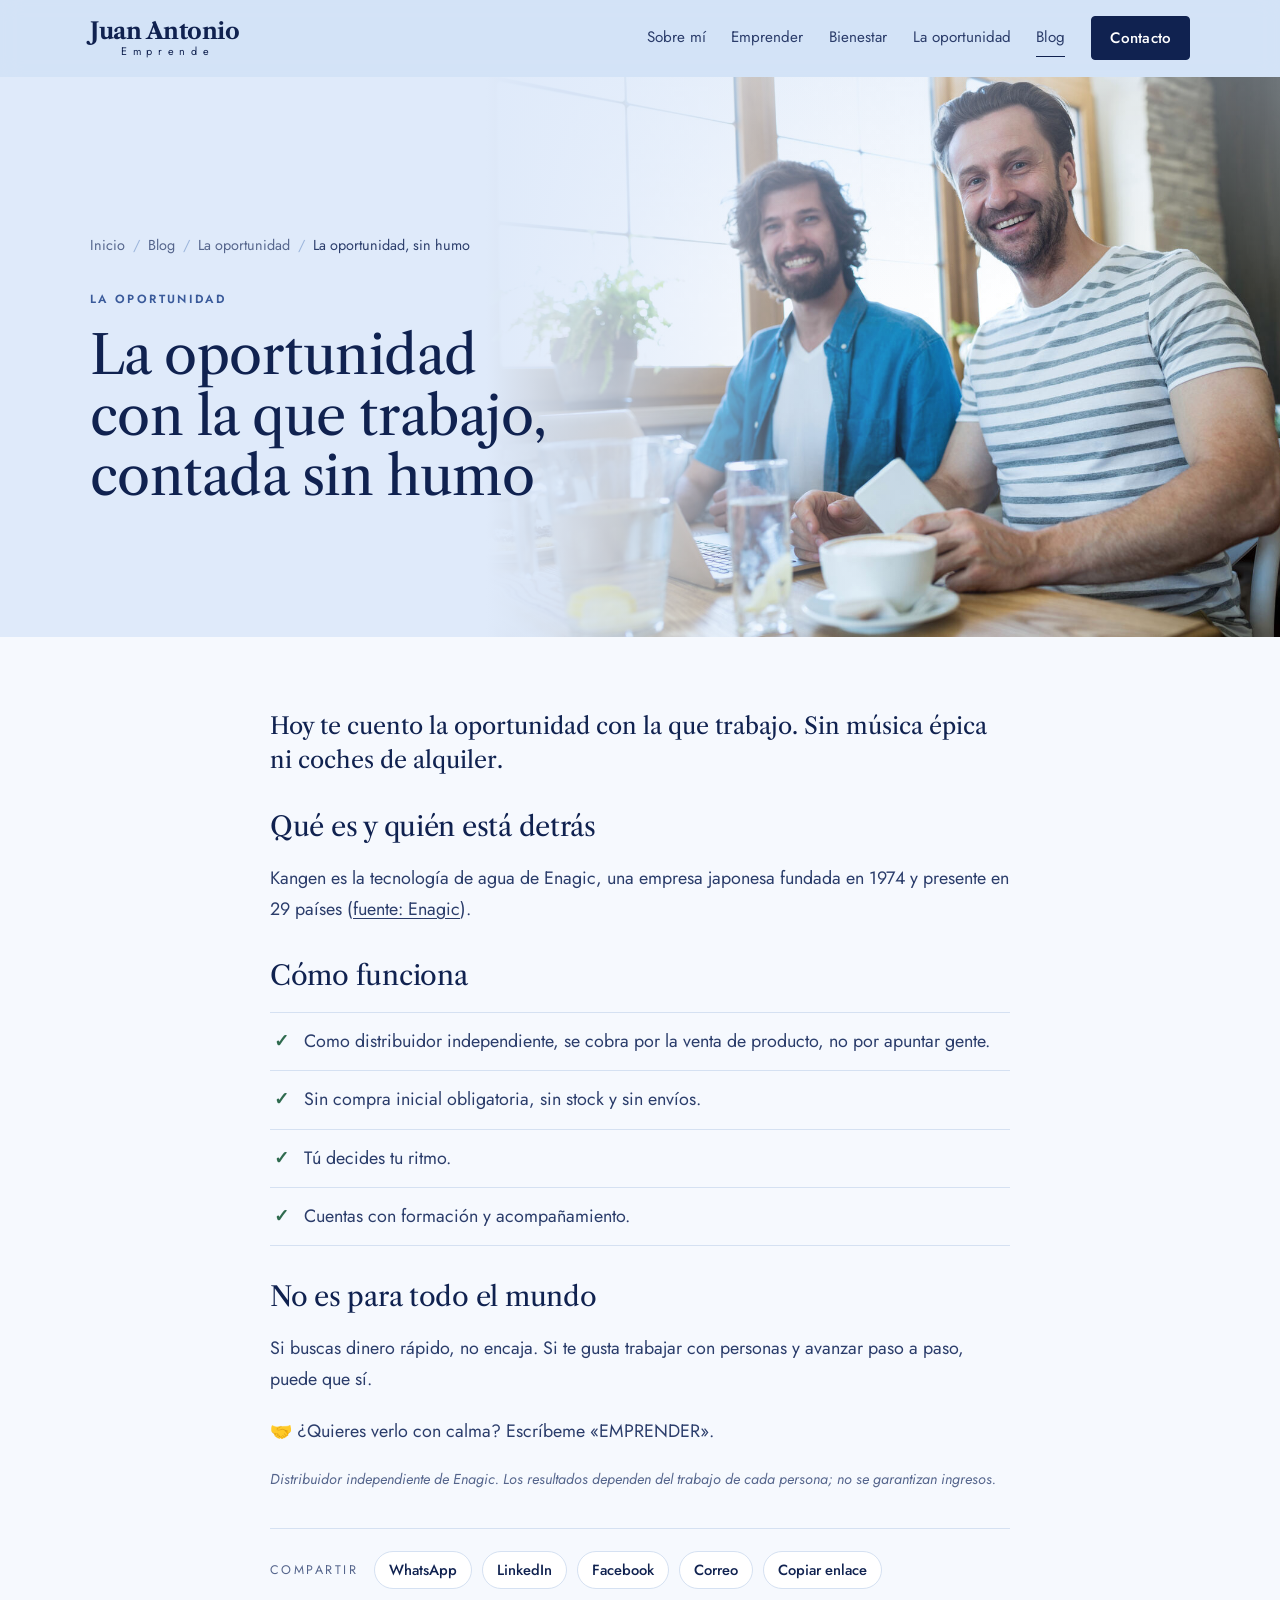
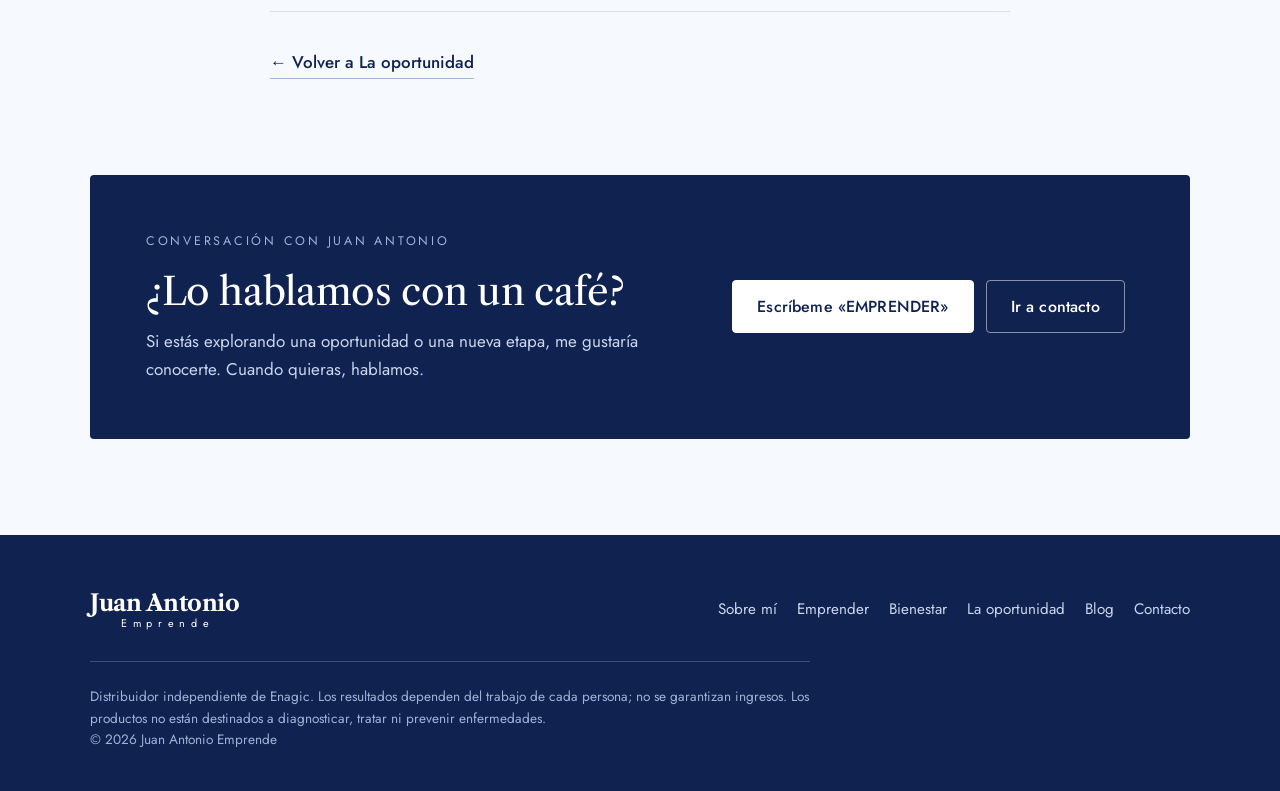
<file: blog/la-oportunidad/la-oportunidad-sin-humo/index.html>
<!doctype html>
<html lang="es">
<head>
<meta charset="utf-8">
<meta name="viewport" content="width=device-width, initial-scale=1, viewport-fit=cover">
<title>La oportunidad con la que trabajo, contada sin humo · Juan Antonio Emprende</title>
<meta name="description" content="Sin música épica ni coches de alquiler: qué es Kangen, quién está detrás y cómo se cobra.">
<link rel="canonical" href="https://juanantonio.retuertographicdesign.com/blog/la-oportunidad/la-oportunidad-sin-humo/">
<meta property="og:title" content="La oportunidad con la que trabajo, contada sin humo · Juan Antonio Emprende">
<meta property="og:description" content="Sin música épica ni coches de alquiler: qué es Kangen, quién está detrás y cómo se cobra.">
<meta property="og:image" content="https://juanantonio.retuertographicdesign.com/assets/blog/la-oportunidad-sin-humo.jpg">
<meta property="og:url" content="https://juanantonio.retuertographicdesign.com/blog/la-oportunidad/la-oportunidad-sin-humo/">
<meta property="og:locale" content="es_ES">
<meta name="theme-color" content="#ccdef6">
<link rel="preconnect" href="https://fonts.googleapis.com">
<link rel="preconnect" href="https://fonts.gstatic.com" crossorigin>
<link rel="stylesheet" href="https://fonts.googleapis.com/css2?family=Jost:wght@300;400;500;600&family=Libre+Caslon+Text:ital,wght@0,400;0,700;1,400&display=swap">
<link rel="stylesheet" href="../../../assets/styles.css">
<link rel="icon" href="data:image/svg+xml,%3Csvg xmlns='http://www.w3.org/2000/svg' viewBox='0 0 64 64'%3E%3Crect width='64' height='64' rx='8' fill='%23102250'/%3E%3Ctext x='32' y='44' font-family='Georgia,serif' font-weight='700' font-size='34' fill='%23ccdef6' text-anchor='middle'%3EJA%3C/text%3E%3C/svg%3E">
</head>
<body>

<header class="site-header">
  <div class="wrap">
    <a class="logo" href="../../../index.html" aria-label="Juan Antonio Emprende, inicio"><b>Juan Antonio</b><span>Emprende</span></a>
    <button class="menu-toggle" type="button" aria-expanded="false" aria-controls="nav">MENÚ</button>
    <nav class="nav" id="nav" aria-label="Principal">
      <a href="../../../index.html#sobre-mi">Sobre mí</a>
      <a href="../../../index.html#emprender">Emprender</a>
      <a href="../../../index.html#bienestar">Bienestar</a>
      <a href="../../../oportunidad.html">La oportunidad</a>
      <a href="../../../blog/" aria-current="page">Blog</a>
      <a class="btn" href="../../../index.html#contacto">Contacto</a>
    </nav>
  </div>
</header>

<main>
  <section class="page-hero post-hero page-hero--photo">
    <img class="hero-photo-bg" src="../../../assets/blog/la-oportunidad-sin-humo.jpg" alt="Dos hombres sonrientes conversando con un café" width="1400" height="933" fetchpriority="high">
    <div class="wrap">
      <nav class="crumbs" aria-label="Migas de pan"><a href="../../../index.html">Inicio</a><span class="sep">/</span><a href="../../">Blog</a><span class="sep">/</span><a href="../">La oportunidad</a><span class="sep">/</span><span aria-current="page">La oportunidad, sin humo</span></nav>
      <span class="bcard-cat">La oportunidad</span>
      <h1>La oportunidad con la que trabajo, contada sin humo</h1>
    </div>
  </section>
  <article class="post">
    <div class="wrap post-wrap">
      <div class="post-body">
<p>Hoy te cuento la oportunidad con la que trabajo. Sin música épica ni coches de alquiler.</p>
<h2>Qué es y quién está detrás</h2>
<p>Kangen es la tecnología de agua de Enagic, una empresa japonesa fundada en 1974 y presente en 29 países (<a href="https://www.enagic.com/es/oportunidad-de-negocio" target="_blank" rel="noopener">fuente: Enagic</a>).</p>
<h2>Cómo funciona</h2>
<ul class="yes">
  <li>Como distribuidor independiente, se cobra por la venta de producto, no por apuntar gente.</li>
  <li>Sin compra inicial obligatoria, sin stock y sin envíos.</li>
  <li>Tú decides tu ritmo.</li>
  <li>Cuentas con formación y acompañamiento.</li>
</ul>
<h2>No es para todo el mundo</h2>
<p>Si buscas dinero rápido, no encaja. Si te gusta trabajar con personas y avanzar paso a paso, puede que sí.</p>
<p>🤝 ¿Quieres verlo con calma? Escríbeme «EMPRENDER».</p>
<p class="note">Distribuidor independiente de Enagic. Los resultados dependen del trabajo de cada persona; no se garantizan ingresos.</p>
      </div>
      <div class="share" aria-label="Compartir">
        <span>Compartir</span>
        <a href="https://wa.me/?text=La%20oportunidad%20con%20la%20que%20trabajo%2C%20contada%20sin%20humo%20https%3A//juanantonio.retuertographicdesign.com/blog/la-oportunidad/la-oportunidad-sin-humo/" target="_blank" rel="noopener">WhatsApp</a>
        <a href="https://www.linkedin.com/sharing/share-offsite/?url=https%3A%2F%2Fjuanantonio.retuertographicdesign.com%2Fblog%2Fla-oportunidad%2Fla-oportunidad-sin-humo%2F" target="_blank" rel="noopener">LinkedIn</a>
        <a href="https://www.facebook.com/sharer/sharer.php?u=https%3A%2F%2Fjuanantonio.retuertographicdesign.com%2Fblog%2Fla-oportunidad%2Fla-oportunidad-sin-humo%2F" target="_blank" rel="noopener">Facebook</a>
        <a href="mailto:?subject=La%20oportunidad%20con%20la%20que%20trabajo%2C%20contada%20sin%20humo&amp;body=https%3A//juanantonio.retuertographicdesign.com/blog/la-oportunidad/la-oportunidad-sin-humo/">Correo</a>
        <button type="button" class="copy-link" data-url="https://juanantonio.retuertographicdesign.com/blog/la-oportunidad/la-oportunidad-sin-humo/">Copiar enlace</button>
        <span class="copy-status" role="status" aria-live="polite"></span>
      </div>
      <a class="back-link" href="../">← Volver a La oportunidad</a>
    </div>
  </article>

  <section class="blog-cta">
    <div class="wrap">
      <div class="guide">
        <div>
          <span class="eyebrow" style="color:#9fb2d6">Conversación con Juan Antonio</span>
          <h2>¿Lo hablamos con un café?</h2>
          <p>Si estás explorando una oportunidad o una nueva etapa, me gustaría conocerte. Cuando quieras, hablamos.</p>
        </div>
        <div class="cta-actions">
          <a class="btn" data-wa="EMPRENDER" href="../../../index.html#contacto">Escríbeme «EMPRENDER»</a>
          <a class="btn btn--line" href="../../../index.html#contacto">Ir a contacto</a>
        </div>
      </div>
    </div>
  </section>

</main>

<footer class="site-footer">
  <div class="wrap">
    <div class="footer-top">
      <a class="logo" href="../../../index.html"><b>Juan Antonio</b><span>Emprende</span></a>
      <nav class="footer-nav" aria-label="Pie">
        <a href="../../../index.html#sobre-mi">Sobre mí</a>
        <a href="../../../index.html#emprender">Emprender</a>
        <a href="../../../index.html#bienestar">Bienestar</a>
        <a href="../../../oportunidad.html">La oportunidad</a>
        <a href="../../../blog/">Blog</a>
        <a href="../../../index.html#contacto">Contacto</a>
      </nav>
    </div>
    <p class="disclaimer">Distribuidor independiente de Enagic. Los resultados dependen del trabajo de cada persona; no se garantizan ingresos. Los productos no están destinados a diagnosticar, tratar ni prevenir enfermedades.<br>© <span id="year">2026</span> Juan Antonio Emprende</p>
  </div>
</footer>

<script src="../../../assets/main.js"></script>
</body>
</html>
</file>
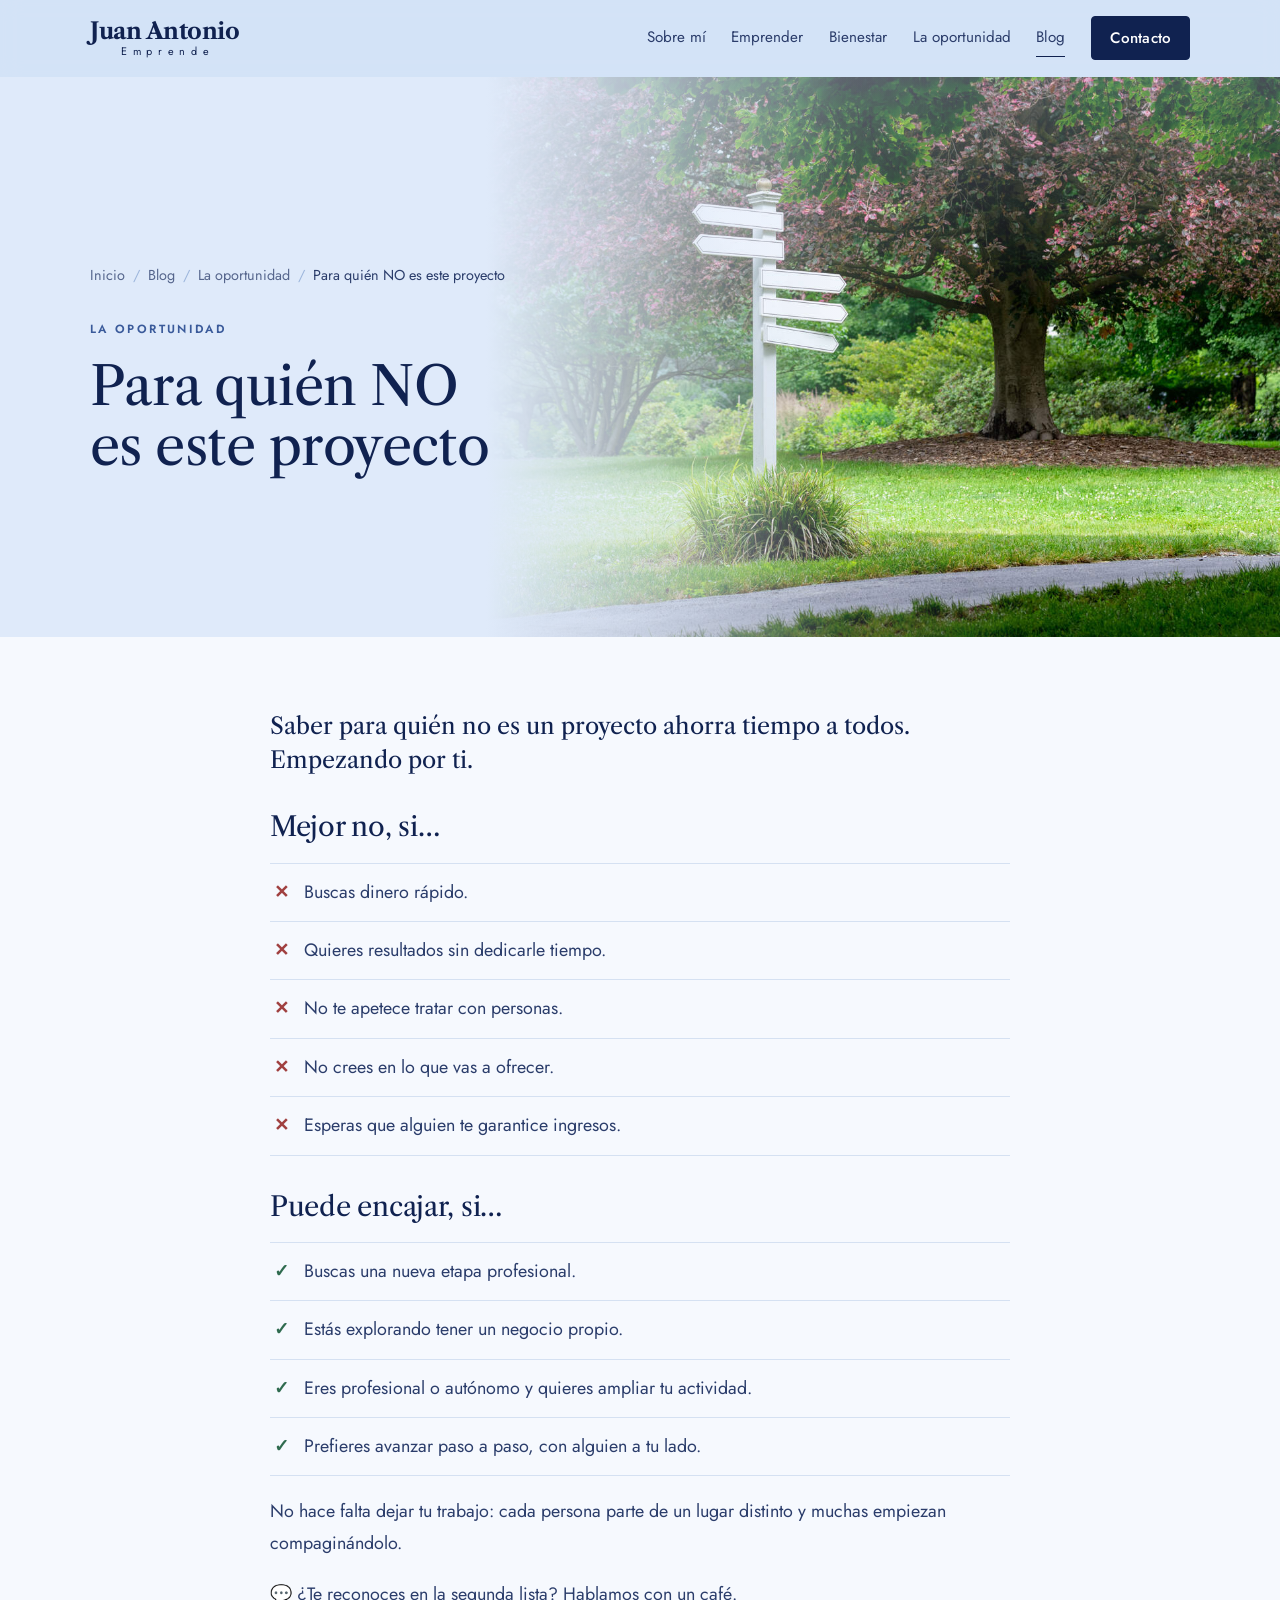
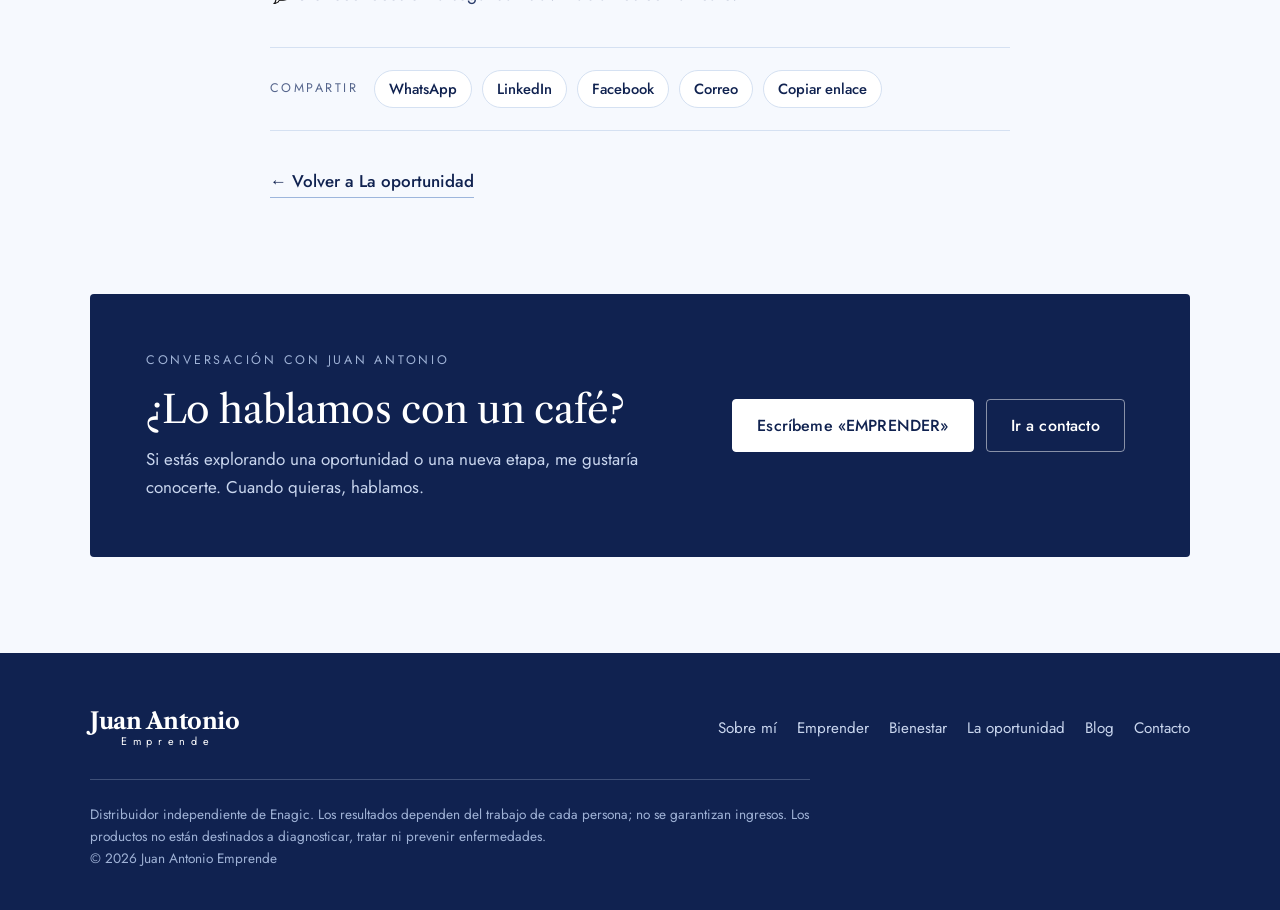
<file: blog/la-oportunidad/para-quien-no-es-este-proyecto/index.html>
<!doctype html>
<html lang="es">
<head>
<meta charset="utf-8">
<meta name="viewport" content="width=device-width, initial-scale=1, viewport-fit=cover">
<title>Para quién NO es este proyecto · Juan Antonio Emprende</title>
<meta name="description" content="Saber para quién no es un proyecto ahorra tiempo a todos. Empezando por ti.">
<link rel="canonical" href="https://juanantonio.retuertographicdesign.com/blog/la-oportunidad/para-quien-no-es-este-proyecto/">
<meta property="og:title" content="Para quién NO es este proyecto · Juan Antonio Emprende">
<meta property="og:description" content="Saber para quién no es un proyecto ahorra tiempo a todos. Empezando por ti.">
<meta property="og:image" content="https://juanantonio.retuertographicdesign.com/assets/blog/para-quien-no-es-este-proyecto.jpg">
<meta property="og:url" content="https://juanantonio.retuertographicdesign.com/blog/la-oportunidad/para-quien-no-es-este-proyecto/">
<meta property="og:locale" content="es_ES">
<meta name="theme-color" content="#ccdef6">
<link rel="preconnect" href="https://fonts.googleapis.com">
<link rel="preconnect" href="https://fonts.gstatic.com" crossorigin>
<link rel="stylesheet" href="https://fonts.googleapis.com/css2?family=Jost:wght@300;400;500;600&family=Libre+Caslon+Text:ital,wght@0,400;0,700;1,400&display=swap">
<link rel="stylesheet" href="../../../assets/styles.css">
<link rel="icon" href="data:image/svg+xml,%3Csvg xmlns='http://www.w3.org/2000/svg' viewBox='0 0 64 64'%3E%3Crect width='64' height='64' rx='8' fill='%23102250'/%3E%3Ctext x='32' y='44' font-family='Georgia,serif' font-weight='700' font-size='34' fill='%23ccdef6' text-anchor='middle'%3EJA%3C/text%3E%3C/svg%3E">
</head>
<body>

<header class="site-header">
  <div class="wrap">
    <a class="logo" href="../../../index.html" aria-label="Juan Antonio Emprende, inicio"><b>Juan Antonio</b><span>Emprende</span></a>
    <button class="menu-toggle" type="button" aria-expanded="false" aria-controls="nav">MENÚ</button>
    <nav class="nav" id="nav" aria-label="Principal">
      <a href="../../../index.html#sobre-mi">Sobre mí</a>
      <a href="../../../index.html#emprender">Emprender</a>
      <a href="../../../index.html#bienestar">Bienestar</a>
      <a href="../../../oportunidad.html">La oportunidad</a>
      <a href="../../../blog/" aria-current="page">Blog</a>
      <a class="btn" href="../../../index.html#contacto">Contacto</a>
    </nav>
  </div>
</header>

<main>
  <section class="page-hero post-hero page-hero--photo">
    <img class="hero-photo-bg" src="../../../assets/blog/para-quien-no-es-este-proyecto.jpg" alt="Poste indicador con flechas en varias direcciones en un parque" width="1200" height="854" fetchpriority="high">
    <div class="wrap">
      <nav class="crumbs" aria-label="Migas de pan"><a href="../../../index.html">Inicio</a><span class="sep">/</span><a href="../../">Blog</a><span class="sep">/</span><a href="../">La oportunidad</a><span class="sep">/</span><span aria-current="page">Para quién NO es este proyecto</span></nav>
      <span class="bcard-cat">La oportunidad</span>
      <h1>Para quién NO es este proyecto</h1>
    </div>
  </section>
  <article class="post">
    <div class="wrap post-wrap">
      <div class="post-body">
<p>Saber para quién no es un proyecto ahorra tiempo a todos. Empezando por ti.</p>
<h2>Mejor no, si…</h2>
<ul class="no">
  <li>Buscas dinero rápido.</li>
  <li>Quieres resultados sin dedicarle tiempo.</li>
  <li>No te apetece tratar con personas.</li>
  <li>No crees en lo que vas a ofrecer.</li>
  <li>Esperas que alguien te garantice ingresos.</li>
</ul>
<h2>Puede encajar, si…</h2>
<ul class="yes">
  <li>Buscas una nueva etapa profesional.</li>
  <li>Estás explorando tener un negocio propio.</li>
  <li>Eres profesional o autónomo y quieres ampliar tu actividad.</li>
  <li>Prefieres avanzar paso a paso, con alguien a tu lado.</li>
</ul>
<p>No hace falta dejar tu trabajo: cada persona parte de un lugar distinto y muchas empiezan compaginándolo.</p>
<p>💬 ¿Te reconoces en la segunda lista? Hablamos con un café.</p>
      </div>
      <div class="share" aria-label="Compartir">
        <span>Compartir</span>
        <a href="https://wa.me/?text=Para%20qui%C3%A9n%20NO%20es%20este%20proyecto%20https%3A//juanantonio.retuertographicdesign.com/blog/la-oportunidad/para-quien-no-es-este-proyecto/" target="_blank" rel="noopener">WhatsApp</a>
        <a href="https://www.linkedin.com/sharing/share-offsite/?url=https%3A%2F%2Fjuanantonio.retuertographicdesign.com%2Fblog%2Fla-oportunidad%2Fpara-quien-no-es-este-proyecto%2F" target="_blank" rel="noopener">LinkedIn</a>
        <a href="https://www.facebook.com/sharer/sharer.php?u=https%3A%2F%2Fjuanantonio.retuertographicdesign.com%2Fblog%2Fla-oportunidad%2Fpara-quien-no-es-este-proyecto%2F" target="_blank" rel="noopener">Facebook</a>
        <a href="mailto:?subject=Para%20qui%C3%A9n%20NO%20es%20este%20proyecto&amp;body=https%3A//juanantonio.retuertographicdesign.com/blog/la-oportunidad/para-quien-no-es-este-proyecto/">Correo</a>
        <button type="button" class="copy-link" data-url="https://juanantonio.retuertographicdesign.com/blog/la-oportunidad/para-quien-no-es-este-proyecto/">Copiar enlace</button>
        <span class="copy-status" role="status" aria-live="polite"></span>
      </div>
      <a class="back-link" href="../">← Volver a La oportunidad</a>
    </div>
  </article>

  <section class="blog-cta">
    <div class="wrap">
      <div class="guide">
        <div>
          <span class="eyebrow" style="color:#9fb2d6">Conversación con Juan Antonio</span>
          <h2>¿Lo hablamos con un café?</h2>
          <p>Si estás explorando una oportunidad o una nueva etapa, me gustaría conocerte. Cuando quieras, hablamos.</p>
        </div>
        <div class="cta-actions">
          <a class="btn" data-wa="EMPRENDER" href="../../../index.html#contacto">Escríbeme «EMPRENDER»</a>
          <a class="btn btn--line" href="../../../index.html#contacto">Ir a contacto</a>
        </div>
      </div>
    </div>
  </section>

</main>

<footer class="site-footer">
  <div class="wrap">
    <div class="footer-top">
      <a class="logo" href="../../../index.html"><b>Juan Antonio</b><span>Emprende</span></a>
      <nav class="footer-nav" aria-label="Pie">
        <a href="../../../index.html#sobre-mi">Sobre mí</a>
        <a href="../../../index.html#emprender">Emprender</a>
        <a href="../../../index.html#bienestar">Bienestar</a>
        <a href="../../../oportunidad.html">La oportunidad</a>
        <a href="../../../blog/">Blog</a>
        <a href="../../../index.html#contacto">Contacto</a>
      </nav>
    </div>
    <p class="disclaimer">Distribuidor independiente de Enagic. Los resultados dependen del trabajo de cada persona; no se garantizan ingresos. Los productos no están destinados a diagnosticar, tratar ni prevenir enfermedades.<br>© <span id="year">2026</span> Juan Antonio Emprende</p>
  </div>
</footer>

<script src="../../../assets/main.js"></script>
</body>
</html>
</file>
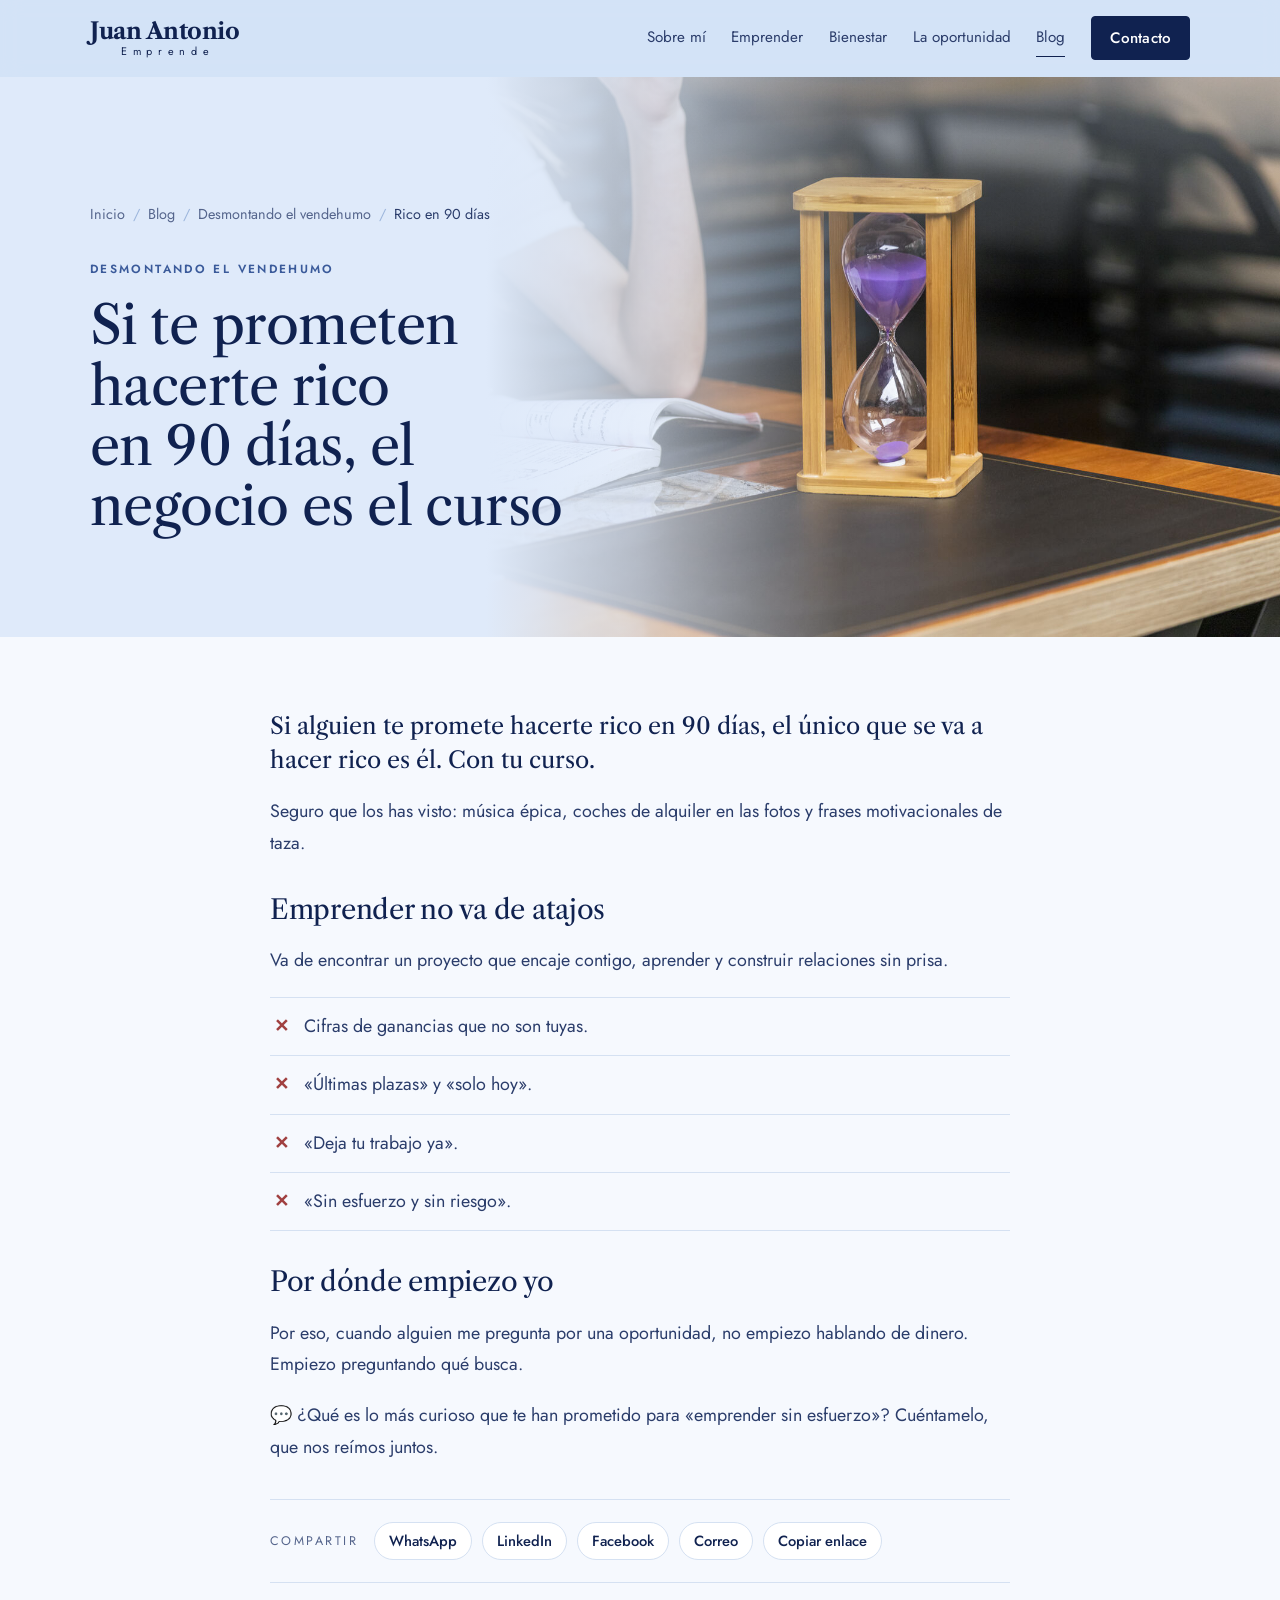
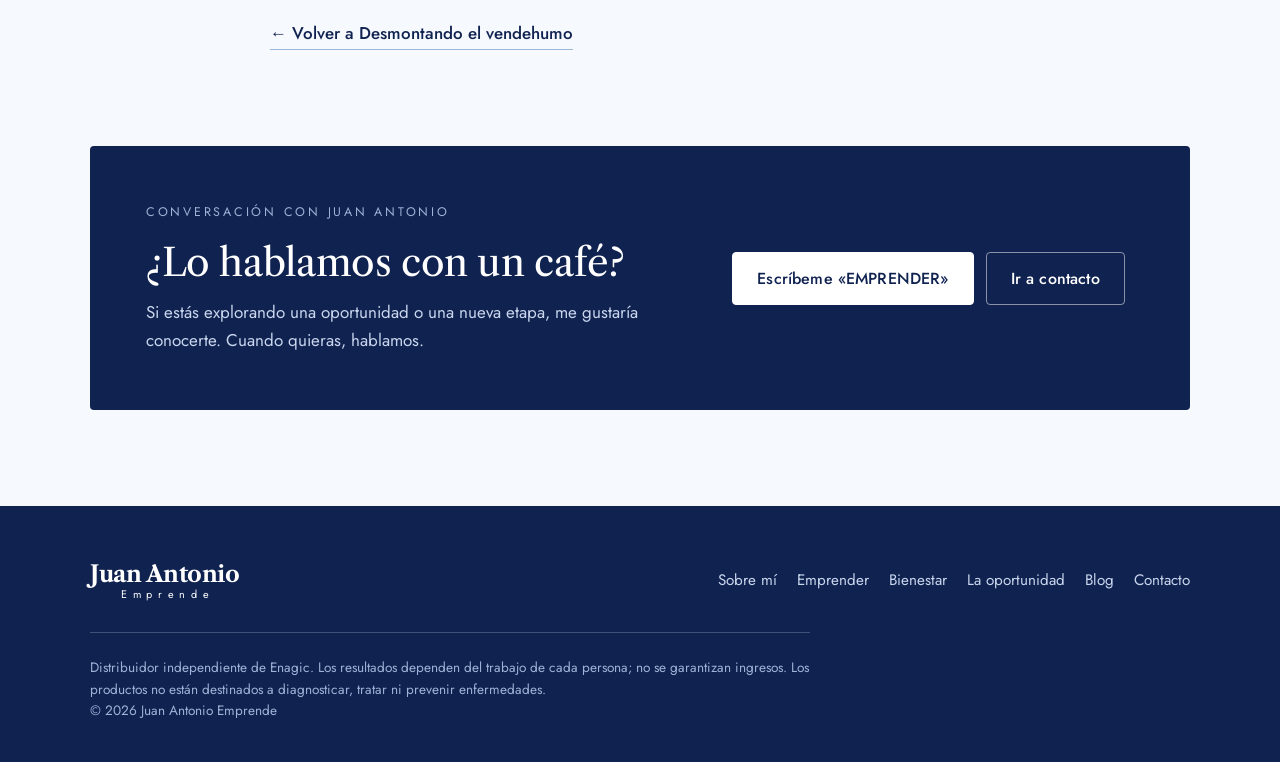
<file: blog/vendehumo/rico-en-90-dias/index.html>
<!doctype html>
<html lang="es">
<head>
<meta charset="utf-8">
<meta name="viewport" content="width=device-width, initial-scale=1, viewport-fit=cover">
<title>Si te prometen hacerte rico en 90 días, el negocio es el curso · Juan Antonio Emprende</title>
<meta name="description" content="Si alguien te promete hacerte rico en 90 días, el único que se va a hacer rico es él. Con tu curso.">
<link rel="canonical" href="https://juanantonio.retuertographicdesign.com/blog/vendehumo/rico-en-90-dias/">
<meta property="og:title" content="Si te prometen hacerte rico en 90 días, el negocio es el curso · Juan Antonio Emprende">
<meta property="og:description" content="Si alguien te promete hacerte rico en 90 días, el único que se va a hacer rico es él. Con tu curso.">
<meta property="og:image" content="https://juanantonio.retuertographicdesign.com/assets/blog/rico-en-90-dias.jpg">
<meta property="og:url" content="https://juanantonio.retuertographicdesign.com/blog/vendehumo/rico-en-90-dias/">
<meta property="og:locale" content="es_ES">
<meta name="theme-color" content="#ccdef6">
<link rel="preconnect" href="https://fonts.googleapis.com">
<link rel="preconnect" href="https://fonts.gstatic.com" crossorigin>
<link rel="stylesheet" href="https://fonts.googleapis.com/css2?family=Jost:wght@300;400;500;600&family=Libre+Caslon+Text:ital,wght@0,400;0,700;1,400&display=swap">
<link rel="stylesheet" href="../../../assets/styles.css">
<link rel="icon" href="data:image/svg+xml,%3Csvg xmlns='http://www.w3.org/2000/svg' viewBox='0 0 64 64'%3E%3Crect width='64' height='64' rx='8' fill='%23102250'/%3E%3Ctext x='32' y='44' font-family='Georgia,serif' font-weight='700' font-size='34' fill='%23ccdef6' text-anchor='middle'%3EJA%3C/text%3E%3C/svg%3E">
</head>
<body>

<header class="site-header">
  <div class="wrap">
    <a class="logo" href="../../../index.html" aria-label="Juan Antonio Emprende, inicio"><b>Juan Antonio</b><span>Emprende</span></a>
    <button class="menu-toggle" type="button" aria-expanded="false" aria-controls="nav">MENÚ</button>
    <nav class="nav" id="nav" aria-label="Principal">
      <a href="../../../index.html#sobre-mi">Sobre mí</a>
      <a href="../../../index.html#emprender">Emprender</a>
      <a href="../../../index.html#bienestar">Bienestar</a>
      <a href="../../../oportunidad.html">La oportunidad</a>
      <a href="../../../blog/" aria-current="page">Blog</a>
      <a class="btn" href="../../../index.html#contacto">Contacto</a>
    </nav>
  </div>
</header>

<main>
  <section class="page-hero post-hero page-hero--photo">
    <img class="hero-photo-bg" src="../../../assets/blog/rico-en-90-dias.jpg" alt="Reloj de arena de madera sobre una mesa" width="1400" height="933" fetchpriority="high">
    <div class="wrap">
      <nav class="crumbs" aria-label="Migas de pan"><a href="../../../index.html">Inicio</a><span class="sep">/</span><a href="../../">Blog</a><span class="sep">/</span><a href="../">Desmontando el vendehumo</a><span class="sep">/</span><span aria-current="page">Rico en 90 días</span></nav>
      <span class="bcard-cat">Desmontando el vendehumo</span>
      <h1>Si te prometen hacerte rico en 90 días, el negocio es el curso</h1>
    </div>
  </section>
  <article class="post">
    <div class="wrap post-wrap">
      <div class="post-body">
<p>Si alguien te promete hacerte rico en 90 días, el único que se va a hacer rico es él. Con tu curso.</p>
<p>Seguro que los has visto: música épica, coches de alquiler en las fotos y frases motivacionales de taza.</p>
<h2>Emprender no va de atajos</h2>
<p>Va de encontrar un proyecto que encaje contigo, aprender y construir relaciones sin prisa.</p>
<ul class="no">
  <li>Cifras de ganancias que no son tuyas.</li>
  <li>«Últimas plazas» y «solo hoy».</li>
  <li>«Deja tu trabajo ya».</li>
  <li>«Sin esfuerzo y sin riesgo».</li>
</ul>
<h2>Por dónde empiezo yo</h2>
<p>Por eso, cuando alguien me pregunta por una oportunidad, no empiezo hablando de dinero. Empiezo preguntando qué busca.</p>
<p>💬 ¿Qué es lo más curioso que te han prometido para «emprender sin esfuerzo»? Cuéntamelo, que nos reímos juntos.</p>
      </div>
      <div class="share" aria-label="Compartir">
        <span>Compartir</span>
        <a href="https://wa.me/?text=Si%20te%20prometen%20hacerte%20rico%20en%2090%20d%C3%ADas%2C%20el%20negocio%20es%20el%20curso%20https%3A//juanantonio.retuertographicdesign.com/blog/vendehumo/rico-en-90-dias/" target="_blank" rel="noopener">WhatsApp</a>
        <a href="https://www.linkedin.com/sharing/share-offsite/?url=https%3A%2F%2Fjuanantonio.retuertographicdesign.com%2Fblog%2Fvendehumo%2Frico-en-90-dias%2F" target="_blank" rel="noopener">LinkedIn</a>
        <a href="https://www.facebook.com/sharer/sharer.php?u=https%3A%2F%2Fjuanantonio.retuertographicdesign.com%2Fblog%2Fvendehumo%2Frico-en-90-dias%2F" target="_blank" rel="noopener">Facebook</a>
        <a href="mailto:?subject=Si%20te%20prometen%20hacerte%20rico%20en%2090%20d%C3%ADas%2C%20el%20negocio%20es%20el%20curso&amp;body=https%3A//juanantonio.retuertographicdesign.com/blog/vendehumo/rico-en-90-dias/">Correo</a>
        <button type="button" class="copy-link" data-url="https://juanantonio.retuertographicdesign.com/blog/vendehumo/rico-en-90-dias/">Copiar enlace</button>
        <span class="copy-status" role="status" aria-live="polite"></span>
      </div>
      <a class="back-link" href="../">← Volver a Desmontando el vendehumo</a>
    </div>
  </article>

  <section class="blog-cta">
    <div class="wrap">
      <div class="guide">
        <div>
          <span class="eyebrow" style="color:#9fb2d6">Conversación con Juan Antonio</span>
          <h2>¿Lo hablamos con un café?</h2>
          <p>Si estás explorando una oportunidad o una nueva etapa, me gustaría conocerte. Cuando quieras, hablamos.</p>
        </div>
        <div class="cta-actions">
          <a class="btn" data-wa="EMPRENDER" href="../../../index.html#contacto">Escríbeme «EMPRENDER»</a>
          <a class="btn btn--line" href="../../../index.html#contacto">Ir a contacto</a>
        </div>
      </div>
    </div>
  </section>

</main>

<footer class="site-footer">
  <div class="wrap">
    <div class="footer-top">
      <a class="logo" href="../../../index.html"><b>Juan Antonio</b><span>Emprende</span></a>
      <nav class="footer-nav" aria-label="Pie">
        <a href="../../../index.html#sobre-mi">Sobre mí</a>
        <a href="../../../index.html#emprender">Emprender</a>
        <a href="../../../index.html#bienestar">Bienestar</a>
        <a href="../../../oportunidad.html">La oportunidad</a>
        <a href="../../../blog/">Blog</a>
        <a href="../../../index.html#contacto">Contacto</a>
      </nav>
    </div>
    <p class="disclaimer">Distribuidor independiente de Enagic. Los resultados dependen del trabajo de cada persona; no se garantizan ingresos. Los productos no están destinados a diagnosticar, tratar ni prevenir enfermedades.<br>© <span id="year">2026</span> Juan Antonio Emprende</p>
  </div>
</footer>

<script src="../../../assets/main.js"></script>
</body>
</html>
</file>
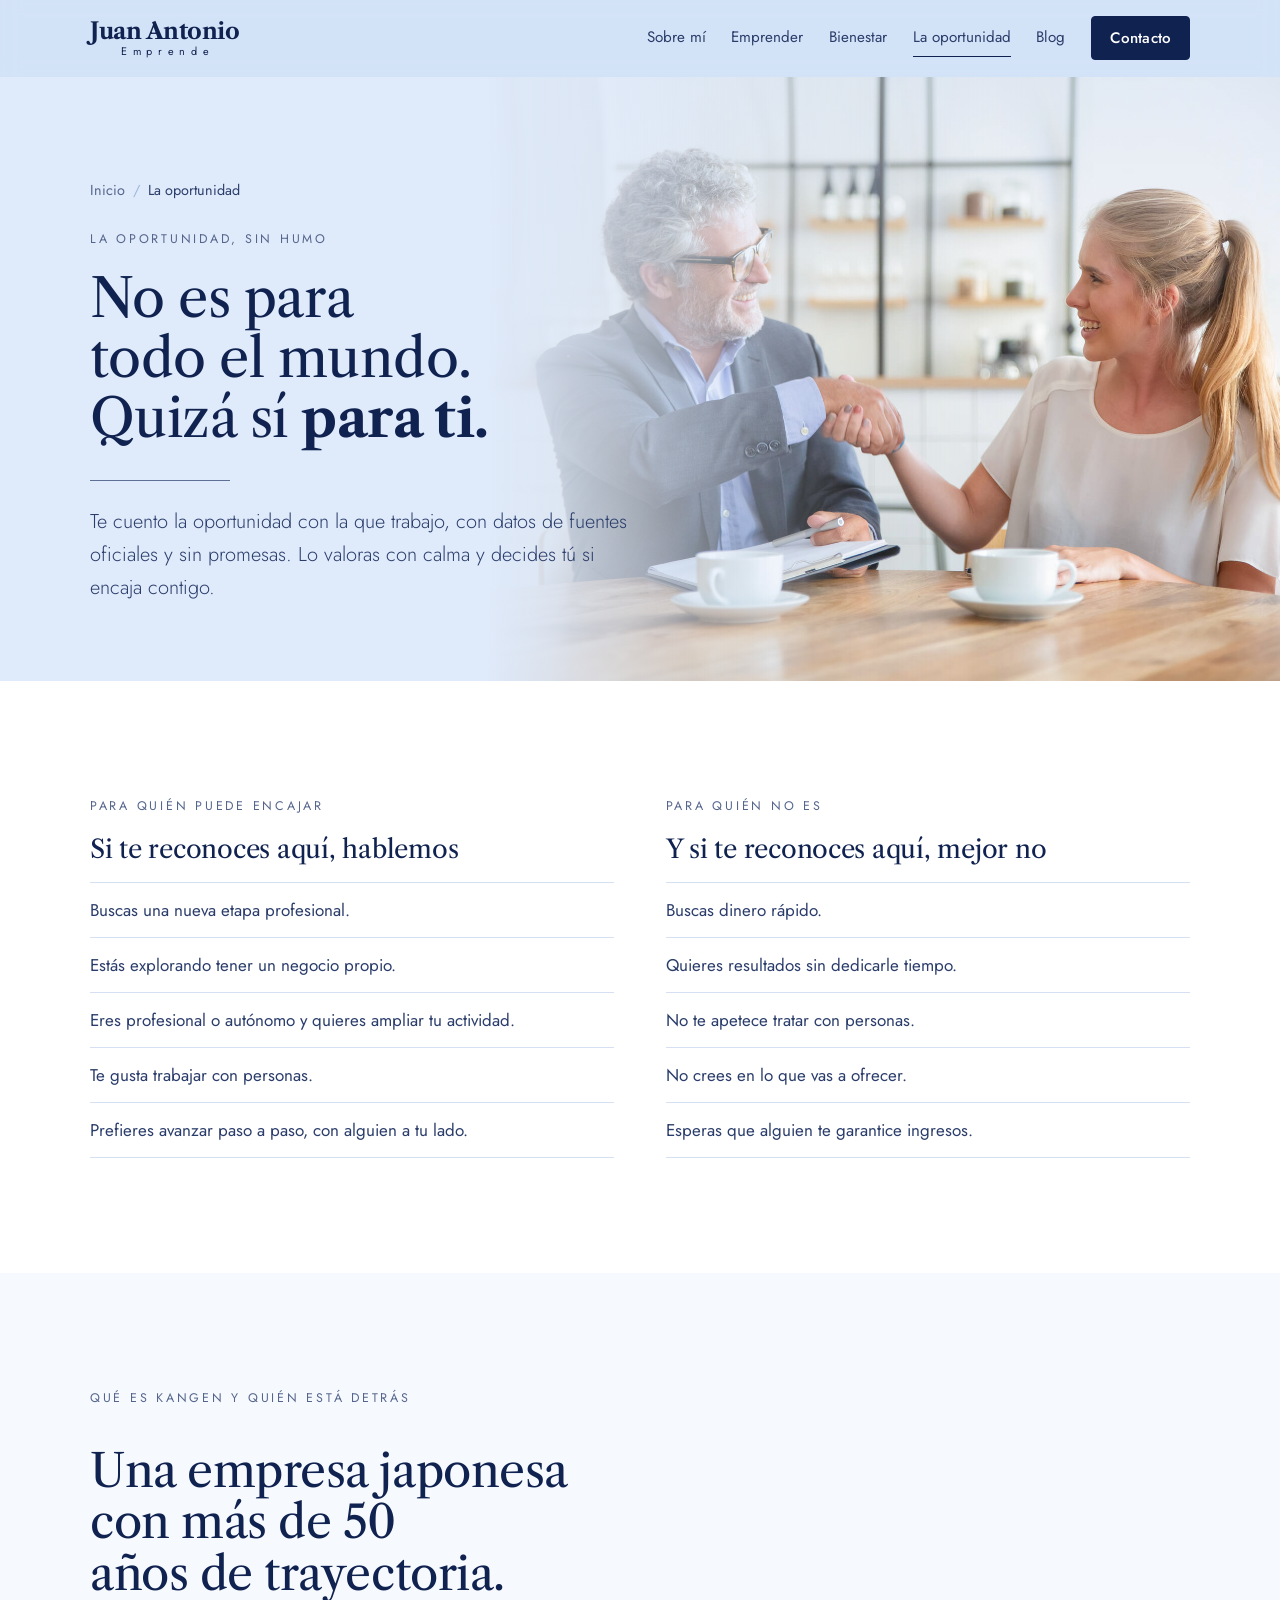
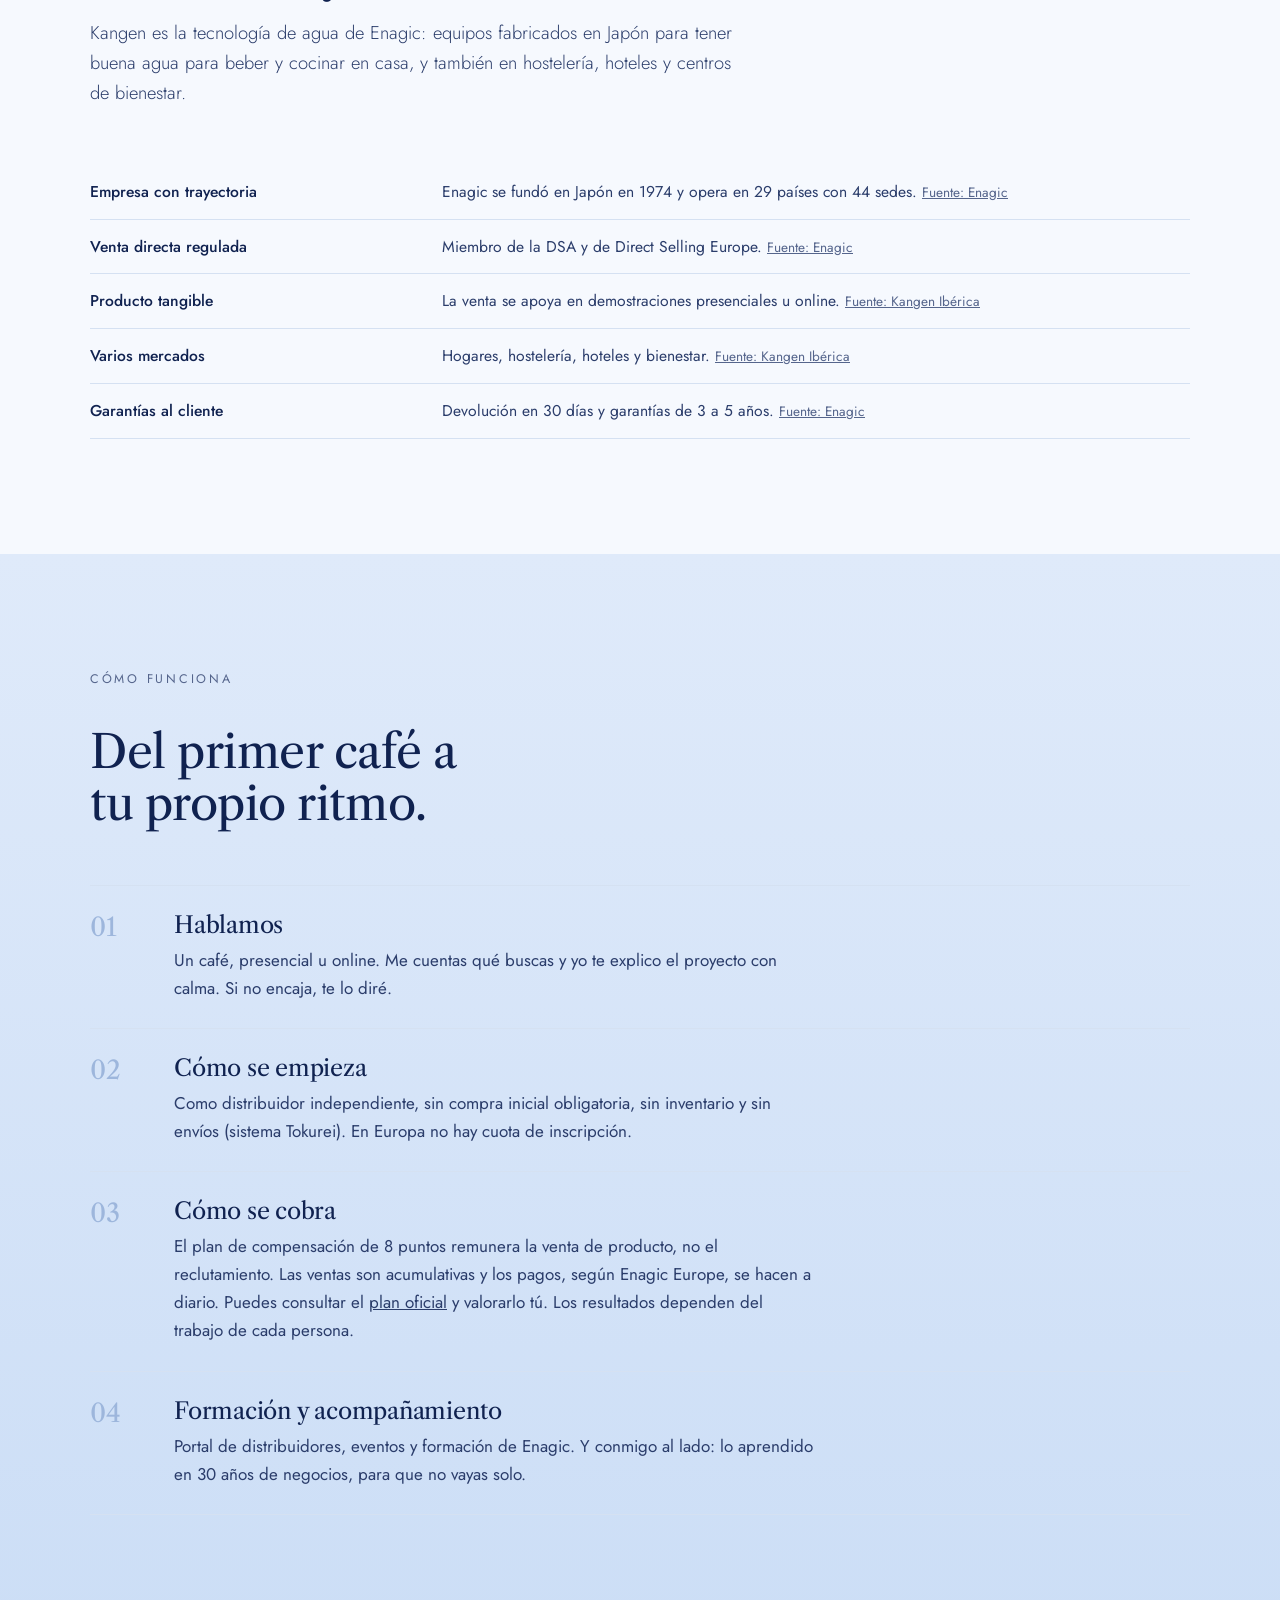
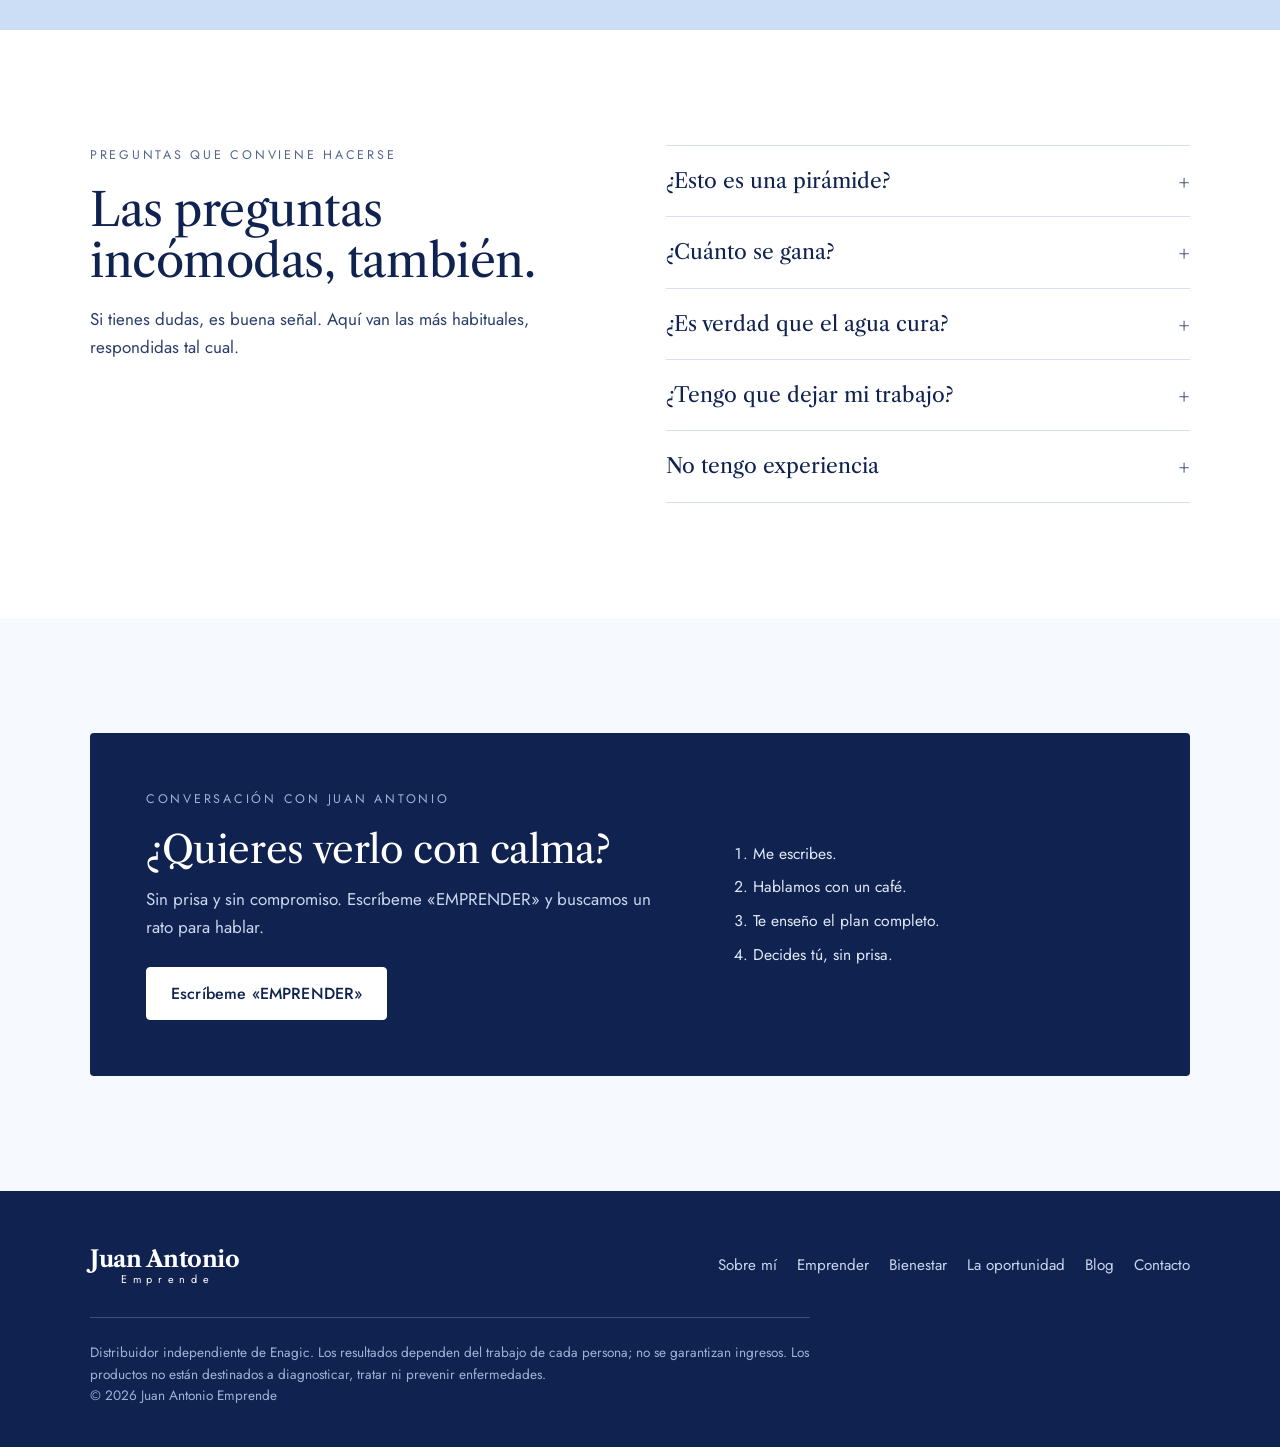
<file: oportunidad.html>
<!doctype html>
<html lang="es">
<head>
<meta charset="utf-8">
<meta name="viewport" content="width=device-width, initial-scale=1, viewport-fit=cover">
<title>La oportunidad · Juan Antonio Emprende</title>
<meta name="description" content="La oportunidad Kangen contada sin humo: para quién puede encajar, cómo funciona y para quién no es.">
<meta property="og:title" content="La oportunidad, sin humo · Juan Antonio Emprende">
<meta property="og:image" content="https://juanantonio.retuertographicdesign.com/assets/og.jpg">
<meta name="theme-color" content="#ccdef6">
<link rel="preconnect" href="https://fonts.googleapis.com">
<link rel="preconnect" href="https://fonts.gstatic.com" crossorigin>
<link rel="stylesheet" href="https://fonts.googleapis.com/css2?family=Jost:wght@300;400;500&family=Libre+Caslon+Text:ital,wght@0,400;0,700;1,400&display=swap">
<link rel="stylesheet" href="assets/styles.css">
<link rel="icon" href="data:image/svg+xml,%3Csvg xmlns='http://www.w3.org/2000/svg' viewBox='0 0 64 64'%3E%3Crect width='64' height='64' rx='8' fill='%23102250'/%3E%3Ctext x='32' y='44' font-family='Georgia,serif' font-weight='700' font-size='34' fill='%23ccdef6' text-anchor='middle'%3EJA%3C/text%3E%3C/svg%3E">
</head>
<body>

<header class="site-header">
  <div class="wrap">
    <a class="logo" href="index.html" aria-label="Juan Antonio Emprende, inicio"><b>Juan Antonio</b><span>Emprende</span></a>
    <button class="menu-toggle" type="button" aria-expanded="false" aria-controls="nav">MENÚ</button>
    <nav class="nav" id="nav" aria-label="Principal">
      <a href="index.html#sobre-mi">Sobre mí</a>
      <a href="index.html#emprender">Emprender</a>
      <a href="index.html#bienestar">Bienestar</a>
      <a href="oportunidad.html" aria-current="page">La oportunidad</a>
      <a href="blog/">Blog</a>
      <a class="btn" href="#conversacion">Contacto</a>
    </nav>
  </div>
</header>

<main>
  <section class="page-hero page-hero--photo">
    <img class="hero-photo-bg" src="assets/photos/oportunidad.jpg" alt="Un hombre con experiencia y una joven se dan la mano en una reunión con café" width="1800" height="1200" fetchpriority="high">
    <div class="wrap">
      <nav class="crumbs" aria-label="Migas de pan"><a href="index.html">Inicio</a><span class="sep">/</span><span aria-current="page">La oportunidad</span></nav>
      <span class="eyebrow">La oportunidad, sin humo</span>
      <h1>No es para todo el mundo. Quizá sí <strong>para ti.</strong></h1>
      <div class="rule" aria-hidden="true" style="width:140px;height:1px;background:var(--navy-soft);opacity:.7;margin-top:32px"></div>
      <p class="lead">Te cuento la oportunidad con la que trabajo, con datos de fuentes oficiales y sin promesas. Lo valoras con calma y decides tú si encaja contigo.</p>
    </div>
  </section>

  <!-- 1. Para quién puede encajar / 6. Para quién no es -->
  <section class="alt">
    <div class="wrap two-col">
      <div class="fit">
        <span class="eyebrow">Para quién puede encajar</span>
        <h3>Si te reconoces aquí, hablemos</h3>
        <ul>
          <li>Buscas una nueva etapa profesional.</li>
          <li>Estás explorando tener un negocio propio.</li>
          <li>Eres profesional o autónomo y quieres ampliar tu actividad.</li>
          <li>Te gusta trabajar con personas.</li>
          <li>Prefieres avanzar paso a paso, con alguien a tu lado.</li>
        </ul>
      </div>
      <div class="fit" id="para-quien-no">
        <span class="eyebrow">Para quién no es</span>
        <h3>Y si te reconoces aquí, mejor no</h3>
        <ul>
          <li>Buscas dinero rápido.</li>
          <li>Quieres resultados sin dedicarle tiempo.</li>
          <li>No te apetece tratar con personas.</li>
          <li>No crees en lo que vas a ofrecer.</li>
          <li>Esperas que alguien te garantice ingresos.</li>
        </ul>
      </div>
    </div>
  </section>

  <!-- 2. Qué es Kangen y quién está detrás -->
  <section>
    <div class="wrap">
      <div class="section-head">
        <span class="eyebrow">Qué es Kangen y quién está detrás</span>
        <h2 class="section-title">Una empresa japonesa con más de 50 años de trayectoria.</h2>
        <p>Kangen es la tecnología de agua de Enagic: equipos fabricados en Japón para tener buena agua para beber y cocinar en casa, y también en hostelería, hoteles y centros de bienestar.</p>
      </div>
      <div class="table-scroll">
        <table class="facts-table">
          <tbody>
            <tr><th scope="row">Empresa con trayectoria</th><td>Enagic se fundó en Japón en 1974 y opera en 29 países con 44 sedes. <a href="https://www.enagic.com/es/oportunidad-de-negocio" target="_blank" rel="noopener">Fuente: Enagic</a></td></tr>
            <tr><th scope="row">Venta directa regulada</th><td>Miembro de la DSA y de Direct Selling Europe. <a href="https://www.enagic.com/es/oportunidad-de-negocio" target="_blank" rel="noopener">Fuente: Enagic</a></td></tr>
            <tr><th scope="row">Producto tangible</th><td>La venta se apoya en demostraciones presenciales u online. <a href="https://www.aguakangeniberica.com/emprende-con-kangen/" target="_blank" rel="noopener">Fuente: Kangen Ibérica</a></td></tr>
            <tr><th scope="row">Varios mercados</th><td>Hogares, hostelería, hoteles y bienestar. <a href="https://www.aguakangeniberica.com/emprende-con-kangen/" target="_blank" rel="noopener">Fuente: Kangen Ibérica</a></td></tr>
            <tr><th scope="row">Garantías al cliente</th><td>Devolución en 30 días y garantías de 3 a 5 años. <a href="https://www.enagic.com/es/oportunidad-de-negocio" target="_blank" rel="noopener">Fuente: Enagic</a></td></tr>
          </tbody>
        </table>
      </div>
    </div>
  </section>

  <!-- 3–5. Cómo se empieza, cómo se cobra, acompañamiento -->
  <section class="sky">
    <div class="wrap">
      <div class="section-head">
        <span class="eyebrow">Cómo funciona</span>
        <h2 class="section-title">Del primer café a tu propio ritmo.</h2>
      </div>
      <div class="steps">
        <div class="step"><div><h3>Hablamos</h3><p>Un café, presencial u online. Me cuentas qué buscas y yo te explico el proyecto con calma. Si no encaja, te lo diré.</p></div></div>
        <div class="step"><div><h3>Cómo se empieza</h3><p>Como distribuidor independiente, sin compra inicial obligatoria, sin inventario y sin envíos (sistema Tokurei). En Europa no hay cuota de inscripción.</p></div></div>
        <div class="step"><div><h3>Cómo se cobra</h3><p>El plan de compensación de 8 puntos remunera la venta de producto, no el reclutamiento. Las ventas son acumulativas y los pagos, según Enagic Europe, se hacen a diario. Puedes consultar el <a href="https://www.enagic.com/es/oportunidad-de-negocio" target="_blank" rel="noopener">plan oficial</a> y valorarlo tú. Los resultados dependen del trabajo de cada persona.</p></div></div>
        <div class="step"><div><h3>Formación y acompañamiento</h3><p>Portal de distribuidores, eventos y formación de Enagic. Y conmigo al lado: lo aprendido en 30 años de negocios, para que no vayas solo.</p></div></div>
      </div>
    </div>
  </section>

  <!-- Preguntas incómodas -->
  <section class="alt">
    <div class="wrap two-col">
      <div>
        <span class="eyebrow">Preguntas que conviene hacerse</span>
        <h2 class="section-title">Las preguntas incómodas, también.</h2>
        <p style="margin-top:18px;color:var(--navy-soft);max-width:44ch">Si tienes dudas, es buena señal. Aquí van las más habituales, respondidas tal cual.</p>
      </div>
      <div class="faq">
        <details><summary>¿Esto es una pirámide?</summary><p>Es una pregunta muy sensata. Aquí se cobra por la venta de producto, no por apuntar gente. Si quieres, te enseño el plan completo y lo valoras tú.</p></details>
        <details><summary>¿Cuánto se gana?</summary><p>Depende del trabajo de cada persona, y prefiero no darte una cifra que no sea tuya. Te explico cómo funciona y decides si encaja contigo.</p></details>
        <details><summary>¿Es verdad que el agua cura?</summary><p>No hablo de curar nada. Es un equipo para tener buena agua para beber y cocinar en casa. Para la salud, tu médico.</p></details>
        <details><summary>¿Tengo que dejar mi trabajo?</summary><p>No. Cada persona parte de un lugar distinto; muchas empiezan compaginándolo.</p></details>
        <details><summary>No tengo experiencia</summary><p>Para eso está el acompañamiento. Lo importante es que el proyecto encaje contigo.</p></details>
      </div>
    </div>
  </section>

  <!-- 7. Conversación -->
  <section id="conversacion">
    <div class="wrap">
      <div class="guide">
        <div>
          <span class="eyebrow" style="color:#9fb2d6">Conversación con Juan Antonio</span>
          <h2>¿Quieres verlo con calma?</h2>
          <p>Sin prisa y sin compromiso. Escríbeme «EMPRENDER» y buscamos un rato para hablar.</p>
          <a class="btn" data-wa="Hola Juan Antonio, quiero ver la oportunidad con calma. EMPRENDER" href="index.html#contacto">Escríbeme «EMPRENDER»</a>
        </div>
        <ol>
          <li>Me escribes.</li>
          <li>Hablamos con un café.</li>
          <li>Te enseño el plan completo.</li>
          <li>Decides tú, sin prisa.</li>
        </ol>
      </div>
    </div>
  </section>
</main>

<footer class="site-footer">
  <div class="wrap">
    <div class="footer-top">
      <a class="logo" href="index.html"><b>Juan Antonio</b><span>Emprende</span></a>
      <nav class="footer-nav" aria-label="Pie">
        <a href="index.html#sobre-mi">Sobre mí</a>
        <a href="index.html#emprender">Emprender</a>
        <a href="index.html#bienestar">Bienestar</a>
        <a href="oportunidad.html">La oportunidad</a>
        <a href="blog/">Blog</a>
        <a href="index.html#contacto">Contacto</a>
      </nav>
    </div>
    <p class="disclaimer">Distribuidor independiente de Enagic. Los resultados dependen del trabajo de cada persona; no se garantizan ingresos. Los productos no están destinados a diagnosticar, tratar ni prevenir enfermedades.<br>© <span id="year">2026</span> Juan Antonio Emprende</p>
  </div>
</footer>

<script src="assets/main.js"></script>
</body>
</html>
</file>
<file: assets/styles.css>
/* Juan Antonio Emprende — sobrio, luminoso, profesional.
   Layout: texto arriba a la izquierda, Juan Antonio a la derecha, mucho aire. */
:root {
  --sky-top: #ccdef6;
  --sky: #dfeafa;
  --sky-deep: #b4cdec;
  --paper: #f6f9fe;
  --white: #ffffff;
  --navy: #102250;
  --navy-soft: #2b3d6b;
  --muted: #55658c;
  --line: #9db6dc;
  --rule: #d5e1f2;

  --serif: "Libre Caslon Text", "Georgia", "Times New Roman", serif;
  --sans: "Jost", "Avenir Next", "Segoe UI", "Helvetica Neue", Arial, sans-serif;

  --wrap: 1180px;
  --gutter: clamp(16px, 4vw, 40px);
  --radius: 4px;
  color-scheme: light;
}

*, *::before, *::after { box-sizing: border-box; }
html { scroll-behavior: smooth; scroll-padding-top: 88px; }
body {
  margin: 0;
  background: var(--paper);
  color: var(--navy);
  font-family: var(--sans);
  font-weight: 400;
  font-size: 1.0625rem;
  line-height: 1.65;
  -webkit-font-smoothing: antialiased;
}
img { max-width: 100%; display: block; }
a { color: inherit; }
h1, h2, h3 { font-family: var(--serif); font-weight: 400; line-height: 1.12; margin: 0; text-wrap: balance; letter-spacing: -0.01em; }
h1 strong, h2 strong { font-weight: 700; }
p { margin: 0; }
:focus-visible { outline: 2px solid var(--navy); outline-offset: 3px; }

.wrap { width: 100%; max-width: var(--wrap); margin-inline: auto; padding-inline: var(--gutter); }

/* ---------- Header ---------- */
.site-header {
  position: sticky; top: 0; z-index: 20;
  background: color-mix(in srgb, var(--sky-top) 82%, transparent);
  backdrop-filter: saturate(140%) blur(10px);
  -webkit-backdrop-filter: saturate(140%) blur(10px);
  border-bottom: 1px solid transparent;
  transition: border-color .2s, background .2s;
}
.site-header.is-scrolled { border-bottom-color: var(--rule); background: color-mix(in srgb, var(--paper) 92%, transparent); }
.site-header .wrap { display: flex; align-items: center; justify-content: space-between; gap: 24px; min-height: 76px; }

.logo { display: inline-flex; flex-direction: column; align-items: center; text-decoration: none; line-height: 1; }
.logo b { font-family: var(--serif); font-weight: 700; font-size: 1.45rem; letter-spacing: -0.02em; }
.logo span { font-family: var(--sans); font-weight: 400; font-size: .68rem; letter-spacing: .52em; margin-top: 4px; margin-right: -.52em; text-transform: none; }

.nav { display: flex; align-items: center; gap: clamp(14px, 2vw, 28px); }
.nav a { text-decoration: none; font-size: .95rem; color: var(--navy-soft); position: relative; padding-block: 6px; }
.nav a::after { content: ""; position: absolute; left: 0; right: 100%; bottom: 0; height: 1px; background: var(--navy); transition: right .25s ease; }
.nav a:hover::after, .nav a[aria-current="page"]::after { right: 0; }
.nav .btn { padding: 10px 18px; color: var(--white); }
.nav .btn::after { display: none; }

.menu-toggle { display: none; background: none; border: 1px solid var(--line); border-radius: var(--radius); color: var(--navy); font: 500 .85rem var(--sans); letter-spacing: .08em; padding: 9px 14px; cursor: pointer; }

/* ---------- Buttons ---------- */
.btn {
  display: inline-flex; align-items: center; gap: 10px;
  background: var(--navy); color: var(--white);
  border: 1px solid var(--navy); border-radius: var(--radius);
  padding: 14px 24px; font: 500 1rem var(--sans); letter-spacing: .01em;
  text-decoration: none; cursor: pointer; transition: background .2s, color .2s, transform .2s;
}
.btn:hover { background: var(--navy-soft); }
.btn--ghost { background: transparent; color: var(--navy); }
.btn--ghost:hover { background: var(--white); }
.btn .kw { letter-spacing: .14em; font-weight: 500; }

/* ---------- Hero ---------- */
.hero {
  position: relative; overflow: hidden;
  background: linear-gradient(180deg, var(--sky-top) 0%, var(--sky) 55%, var(--sky-deep) 100%);
}
.hero .wrap { display: grid; grid-template-columns: minmax(0, 1.15fr) minmax(0, 1fr); align-items: end; gap: 24px; }
.hero-copy { padding-block: clamp(48px, 9vw, 120px) clamp(48px, 7vw, 96px); align-self: center; }
.hero h1 { font-size: clamp(2.4rem, 5.4vw, 4.4rem); }
.hero .rule { width: 140px; height: 1px; background: var(--navy-soft); margin-block: 32px 26px; opacity: .7; }
.hero .lead { font-size: clamp(1.15rem, 1.9vw, 1.45rem); font-weight: 300; color: var(--navy-soft); max-width: 26ch; line-height: 1.45; }
.hero-actions { display: flex; flex-wrap: wrap; gap: 14px; margin-top: 36px; }
.hero-photo { align-self: end; justify-self: end; width: 100%; max-width: 560px; }
.hero-photo img {
  width: 100%; height: auto;
  -webkit-mask-image: linear-gradient(90deg, transparent 0%, #000 20%, #000 84%, transparent 100%), linear-gradient(180deg, transparent 0%, #000 14%);
  -webkit-mask-composite: source-in; mask-composite: intersect;
  mask-image: linear-gradient(90deg, transparent 0%, #000 20%, #000 84%, transparent 100%), linear-gradient(180deg, transparent 0%, #000 14%);
}

/* ---------- Sections ---------- */
section { padding-block: clamp(64px, 9vw, 120px); }
.eyebrow { font-size: .78rem; letter-spacing: .22em; text-transform: uppercase; color: var(--muted); margin-bottom: 18px; display: block; }
.section-title { font-size: clamp(2rem, 3.6vw, 3rem); max-width: 22ch; }
.section-head { display: grid; gap: 18px; margin-bottom: clamp(36px, 5vw, 56px); }
.section-head p { max-width: 60ch; color: var(--navy-soft); font-weight: 300; font-size: 1.15rem; }
.alt { background: var(--white); }
.sky { background: linear-gradient(180deg, var(--sky) 0%, var(--sky-top) 100%); }

/* About */
.about { display: grid; grid-template-columns: minmax(0, 1fr) minmax(0, 1.2fr); gap: clamp(32px, 6vw, 96px); align-items: start; }
.about .prose { display: grid; gap: 18px; color: var(--navy-soft); max-width: 62ch; }
.about .prose p:first-child { font-family: var(--serif); font-size: 1.45rem; line-height: 1.4; color: var(--navy); }
.facts { display: grid; grid-template-columns: repeat(2, minmax(0, 1fr)); gap: 0; margin-top: 40px; border-top: 1px solid var(--rule); }
.fact { padding: 22px 0; border-bottom: 1px solid var(--rule); display: grid; gap: 4px; }
.fact:nth-child(odd) { padding-right: 20px; border-right: 1px solid var(--rule); }
.fact:nth-child(even) { padding-left: 24px; }
.fact b { font-family: var(--serif); font-size: clamp(2.2rem, 4vw, 3rem); font-weight: 400; line-height: 1; font-variant-numeric: lining-nums tabular-nums; }
.fact span { color: var(--muted); font-size: .95rem; }
.quote { font-family: var(--serif); font-style: italic; font-size: clamp(1.4rem, 2.4vw, 1.9rem); line-height: 1.35; border-left: 1px solid var(--line); padding-left: 24px; }
.quote cite { display: block; font-family: var(--sans); font-style: normal; font-size: .9rem; color: var(--muted); margin-top: 16px; letter-spacing: .04em; }

/* Three doors */
.doors { display: grid; grid-template-columns: repeat(3, minmax(0, 1fr)); gap: 0; border-top: 1px solid var(--navy); }
.door { padding: 32px 28px 36px 0; display: grid; gap: 14px; align-content: start; border-right: 1px solid var(--rule); }
.door + .door { padding-left: 28px; }
.door:last-child { border-right: 0; }
.door h3 { font-size: 1.75rem; }
.door p { color: var(--navy-soft); }
.door ul { margin: 0; padding: 0; list-style: none; display: grid; gap: 8px; font-size: .97rem; color: var(--muted); }
.door li::before { content: "— "; color: var(--line); }
.door .link { margin-top: 6px; font-weight: 500; text-decoration: none; border-bottom: 1px solid var(--line); justify-self: start; padding-bottom: 2px; }
.door .link:hover { border-color: var(--navy); }

/* Opportunity teaser */
.opp { display: grid; grid-template-columns: minmax(0, 1fr) minmax(0, 1fr); gap: clamp(32px, 6vw, 80px); align-items: center; }
.opp-box { background: var(--white); border: 1px solid var(--rule); border-radius: var(--radius); padding: clamp(24px, 4vw, 40px); display: grid; gap: 0; }
.opp-row { display: grid; grid-template-columns: 11rem minmax(0, 1fr); gap: 16px; padding-block: 14px; border-bottom: 1px solid var(--rule); font-size: .98rem; }
.opp-row:last-child { border-bottom: 0; }
.opp-row dt { font-weight: 500; }
.opp-row dd { margin: 0; color: var(--navy-soft); }
.opp .copy { display: grid; gap: 20px; }
.opp .copy p { color: var(--navy-soft); max-width: 54ch; }

/* Blog — tarjetas (portada, listado y secciones) */
.home-blog { background: var(--paper); }
.bcards { display: grid; grid-template-columns: repeat(3, minmax(0, 1fr)); gap: clamp(18px, 2.2vw, 28px); }
.bcard { background: var(--white); border: 1px solid var(--rule); border-radius: 12px; box-shadow: 0 1px 2px rgba(16, 34, 80, .04), 0 8px 24px rgba(16, 34, 80, .05); overflow: hidden; transition: box-shadow .25s, transform .25s; }
.bcard:hover { box-shadow: 0 2px 4px rgba(16, 34, 80, .06), 0 14px 34px rgba(16, 34, 80, .10); transform: translateY(-2px); }
.bcard > a { display: flex; flex-direction: column; height: 100%; text-decoration: none; color: inherit; }
.bcard-img { aspect-ratio: 16 / 10; background: var(--sky-top); overflow: hidden; }
.bcard-img img { width: 100%; height: 100%; object-fit: cover; object-position: center; }
.bcard-body { display: grid; gap: 12px; align-content: start; padding: clamp(24px, 2.6vw, 34px); }
.bcard-cat { font-size: .74rem; font-weight: 600; letter-spacing: .2em; text-transform: uppercase; color: #3a5a9a; }
.bcard h3 { font-family: var(--sans); font-weight: 500; font-size: 1.28rem; line-height: 1.3; letter-spacing: 0; }
.bcard p { color: var(--muted); font-size: 1rem; line-height: 1.6; }
.bcard-more { display: inline-flex; align-items: center; gap: 8px; font-weight: 600; margin-top: 8px; color: var(--navy); }
.bcard-more .arrow, .bcard-all .arrow { transition: transform .2s; }
.bcard:hover .bcard-more .arrow, .bcard-all:hover .arrow { transform: translateX(3px); }
.bcard-all { display: inline-flex; align-items: center; gap: 8px; margin-top: 36px; font-weight: 600; text-decoration: none; border-bottom: 1px solid var(--line); padding-bottom: 3px; }

/* Blog — listado */
.crumbs { display: flex; flex-wrap: wrap; gap: 8px; font-size: .9rem; color: var(--muted); margin-bottom: 26px; }
.crumbs a { text-decoration: none; }
.crumbs a:hover { text-decoration: underline; text-underline-offset: 3px; }
.crumbs .sep { color: var(--line); }
.crumbs [aria-current] { color: var(--navy-soft); }
.blog-nav { display: flex; flex-wrap: wrap; gap: 10px; margin-top: 32px; }
.blog-nav a { text-decoration: none; font-size: .92rem; padding: 8px 16px; border: 1px solid var(--line); border-radius: 999px; background: color-mix(in srgb, var(--white) 60%, transparent); }
.blog-nav a:hover { background: var(--white); border-color: var(--navy); }
.blog-list .wrap { display: grid; gap: clamp(56px, 7vw, 88px); }
.blog-group { display: grid; gap: 28px; }
.blog-group-head { display: grid; gap: 8px; }
.blog-group-head h2 { font-size: clamp(1.6rem, 2.6vw, 2.1rem); }
.blog-group-head h2 a { text-decoration: none; }
.blog-group-head h2 a:hover { text-decoration: underline; text-underline-offset: 6px; text-decoration-thickness: 1px; }
.blog-group-head p { color: var(--navy-soft); font-weight: 300; max-width: 60ch; }
.back-link { justify-self: start; font-weight: 500; text-decoration: none; border-bottom: 1px solid var(--line); padding-bottom: 2px; }
.back-link:hover { border-color: var(--navy); }

/* Blog — artículo */
.post-hero h1 { max-width: 24ch; margin-top: 14px; }
.post { padding-block: clamp(40px, 6vw, 72px) 0; }
.post-wrap { display: grid; gap: 36px; max-width: 820px; }
.post-body { display: grid; gap: 20px; font-size: 1.12rem; line-height: 1.75; color: var(--navy-soft); max-width: 68ch; }
.post-body > p:first-child { font-family: var(--serif); font-size: 1.45rem; line-height: 1.45; color: var(--navy); }
.post-body h2 { font-size: 1.7rem; color: var(--navy); margin-top: 16px; }
.post-body strong { color: var(--navy); font-weight: 500; }
.post-body a { text-underline-offset: 3px; }
.post-body ul { margin: 0; padding: 0; list-style: none; display: grid; gap: 0; border-top: 1px solid var(--rule); }
.post-body li { position: relative; padding: 13px 0 13px 34px; border-bottom: 1px solid var(--rule); }
.post-body li::before { position: absolute; left: 4px; top: 13px; font-weight: 600; }
.post-body ul.yes li::before { content: "✓"; color: #2f6b4f; }
.post-body ul.no li::before { content: "✕"; color: #a04040; }
.post-body blockquote { margin: 8px 0; padding-left: 24px; border-left: 1px solid var(--line); font-family: var(--serif); font-style: italic; font-size: 1.5rem; line-height: 1.4; color: var(--navy); }
.post-body .note { font-size: .9rem; font-style: italic; color: var(--muted); }
.share { display: flex; flex-wrap: wrap; align-items: center; gap: 10px; padding-block: 22px; border-top: 1px solid var(--rule); border-bottom: 1px solid var(--rule); }
.share > span:first-child { font-size: .78rem; letter-spacing: .2em; text-transform: uppercase; color: var(--muted); margin-right: 6px; }
.share a, .share button { font: 500 .92rem var(--sans); color: var(--navy); text-decoration: none; background: var(--white); border: 1px solid var(--rule); border-radius: 999px; padding: 7px 14px; cursor: pointer; }
.share a:hover, .share button:hover { border-color: var(--navy); }
.copy-status { font-size: .9rem; color: var(--muted); }
.blog-cta { padding-block: clamp(56px, 8vw, 96px); }
.cta-actions { display: flex; flex-wrap: wrap; gap: 12px; }
.guide .cta-actions .btn { margin-top: 0; }
.guide .cta-actions .btn--line { background: transparent; color: var(--white); border-color: rgba(255, 255, 255, .5); }
.guide .cta-actions .btn--line:hover { background: rgba(255, 255, 255, .1); }

/* Guide */
.guide { display: grid; grid-template-columns: minmax(0, 1.3fr) minmax(0, 1fr); gap: clamp(28px, 5vw, 64px); align-items: center; background: var(--navy); color: var(--white); border-radius: var(--radius); padding: clamp(28px, 5vw, 56px); }
.guide h2 { font-size: clamp(1.8rem, 3vw, 2.4rem); }
.guide p { color: #c9d6ee; margin-top: 14px; max-width: 52ch; }
.guide ol { margin: 0; padding-left: 1.3em; display: grid; gap: 8px; color: #dfe8f7; font-size: .98rem; }
.guide .btn { background: var(--white); color: var(--navy); border-color: var(--white); margin-top: 26px; }
.guide .btn:hover { background: var(--sky-top); }

/* Contact */
.contact { display: grid; grid-template-columns: minmax(0, 1fr) minmax(0, 1.1fr); gap: clamp(32px, 6vw, 80px); align-items: start; }
.channels { display: grid; gap: 0; margin-top: 32px; border-top: 1px solid var(--rule); }
.channel { display: grid; grid-template-columns: 7.5rem minmax(0, 1fr); gap: 12px; padding-block: 18px; border-bottom: 1px solid var(--rule); align-items: baseline; }
.channel span { font-size: .78rem; letter-spacing: .2em; text-transform: uppercase; color: var(--muted); }
.channel a { font-family: var(--serif); font-size: 1.3rem; text-decoration: none; overflow-wrap: anywhere; }
.channel a:hover { text-decoration: underline; text-underline-offset: 4px; text-decoration-thickness: 1px; }
form.card { background: var(--white); border: 1px solid var(--rule); border-radius: var(--radius); padding: clamp(24px, 4vw, 40px); display: grid; gap: 18px; }
.field { display: grid; gap: 6px; }
.field label { font-size: .88rem; font-weight: 500; }
.field input, .field textarea, .field select {
  font: inherit; color: var(--navy); background: var(--paper);
  border: 1px solid var(--rule); border-radius: var(--radius); padding: 12px 14px; width: 100%;
}
.field input:focus, .field textarea:focus, .field select:focus { outline: none; border-color: var(--navy); background: var(--white); }
.field textarea { min-height: 120px; resize: vertical; }
.form-note { font-size: .85rem; color: var(--muted); }
.form-status { font-size: .95rem; min-height: 1.4em; }

/* ---------- Opportunity page ---------- */
.page-hero { background: linear-gradient(180deg, var(--sky-top) 0%, var(--sky) 100%); padding-block: clamp(56px, 8vw, 110px) clamp(48px, 6vw, 80px); }
.page-hero h1 { font-size: clamp(2.3rem, 5vw, 4rem); max-width: 18ch; }
.page-hero .lead { margin-top: 24px; font-size: 1.25rem; font-weight: 300; color: var(--navy-soft); max-width: 56ch; }
.steps { counter-reset: step; display: grid; gap: 0; border-top: 1px solid var(--rule); }
.step { display: grid; grid-template-columns: 4rem minmax(0, 1fr); gap: 20px; padding-block: 26px; border-bottom: 1px solid var(--rule); }
.step::before { counter-increment: step; content: counter(step, decimal-leading-zero); font-family: var(--serif); font-size: 1.6rem; color: var(--line); line-height: 1.2; }
.step h3 { font-size: 1.45rem; margin-bottom: 8px; }
.step p { color: var(--navy-soft); max-width: 64ch; }
.two-col { display: grid; grid-template-columns: minmax(0, 1fr) minmax(0, 1fr); gap: clamp(24px, 4vw, 56px); }
.fit h3 { font-size: 1.6rem; margin-bottom: 18px; }
.fit ul { margin: 0; padding: 0; list-style: none; display: grid; gap: 0; border-top: 1px solid var(--rule); }
.fit li { padding-block: 13px; border-bottom: 1px solid var(--rule); color: var(--navy-soft); }
.facts-table { width: 100%; border-collapse: collapse; font-size: .98rem; }
.table-scroll { overflow-x: auto; }
.facts-table th, .facts-table td { text-align: left; padding: 14px 16px 14px 0; border-bottom: 1px solid var(--rule); vertical-align: top; }
.facts-table th { font-weight: 500; width: 32%; }
.facts-table td { color: var(--navy-soft); }
.facts-table a { color: var(--muted); font-size: .85rem; }
.faq { display: grid; gap: 0; border-top: 1px solid var(--rule); }
.faq details { border-bottom: 1px solid var(--rule); padding-block: 18px; }
.faq summary { cursor: pointer; font-family: var(--serif); font-size: 1.3rem; list-style: none; display: flex; justify-content: space-between; gap: 16px; }
.faq summary::-webkit-details-marker { display: none; }
.faq summary::after { content: "+"; font-family: var(--sans); font-weight: 300; color: var(--muted); }
.faq details[open] summary::after { content: "–"; }
.faq details p { margin-top: 12px; color: var(--navy-soft); max-width: 64ch; }

/* ---------- Footer ---------- */
.site-footer { background: var(--navy); color: #c9d6ee; padding-block: 56px 40px; font-size: .95rem; }
.site-footer .wrap { display: grid; gap: 32px; }
.footer-top { display: flex; flex-wrap: wrap; justify-content: space-between; gap: 24px; align-items: center; }
.site-footer .logo { color: var(--white); }
.footer-nav { display: flex; flex-wrap: wrap; gap: 20px; }
.footer-nav a { text-decoration: none; color: #c9d6ee; }
.footer-nav a:hover { color: var(--white); }
.disclaimer { border-top: 1px solid rgba(201, 214, 238, .25); padding-top: 24px; font-size: .85rem; line-height: 1.6; color: #9fb2d6; max-width: 90ch; }

/* ---------- Motion ---------- */
@media (prefers-reduced-motion: no-preference) {
  .hero-copy > * { animation: rise .8s cubic-bezier(.2, .7, .2, 1) both; }
  .hero-copy > *:nth-child(2) { animation-delay: .08s; }
  .hero-copy > *:nth-child(3) { animation-delay: .16s; }
  .hero-copy > *:nth-child(4) { animation-delay: .24s; }
  .hero-photo { animation: fade 1.2s ease both .1s; }
}
@keyframes rise { from { transform: translateY(14px); opacity: .001; } to { transform: none; opacity: 1; } }
@keyframes fade { from { opacity: .001; } to { opacity: 1; } }
@media (prefers-reduced-motion: reduce) { html { scroll-behavior: auto; } }

/* ---------- Responsive ---------- */
@media (max-width: 960px) {
  .menu-toggle { display: inline-block; }
  .nav { display: none; position: absolute; top: 100%; left: 0; right: 0; flex-direction: column; align-items: stretch; gap: 0; padding: 8px var(--gutter) 20px; background: var(--paper); border-bottom: 1px solid var(--rule); }
  .nav.is-open { display: flex; }
  .nav a { padding-block: 12px; border-bottom: 1px solid var(--rule); }
  .nav a::after { display: none; }
  .nav .btn { margin-top: 14px; justify-content: center; }
  .about, .opp, .contact, .guide, .two-col { grid-template-columns: minmax(0, 1fr); }
  .bcards { grid-template-columns: repeat(2, minmax(0, 1fr)); }
  .doors { grid-template-columns: minmax(0, 1fr); }
  .door, .door + .door { padding: 28px 0; border-right: 0; border-bottom: 1px solid var(--rule); }
}
@media (max-width: 760px) {
  .bcards { grid-template-columns: minmax(0, 1fr); }
  .hero .wrap { grid-template-columns: minmax(0, 1fr); }
  .hero-copy { padding-bottom: 0; }
  .hero-photo { justify-self: center; max-width: 420px; margin-top: 8px; }
  .opp-row { grid-template-columns: minmax(0, 1fr); gap: 4px; }
  .channel { grid-template-columns: minmax(0, 1fr); gap: 2px; }
  .step { grid-template-columns: minmax(0, 1fr); gap: 6px; }
}
@media (max-width: 420px) {
  .facts { grid-template-columns: minmax(0, 1fr); }
  .fact:nth-child(odd) { border-right: 0; padding-right: 0; }
  .fact:nth-child(even) { padding-left: 0; }
}

/* ---------- Fotografía ---------- */
/* Cabecera de páginas interiores: foto a la derecha que se funde con el azul cielo */
.page-hero--photo { position: relative; overflow: hidden; isolation: isolate; display: flex; align-items: center; min-height: clamp(340px, 40vw, 520px); }
.page-hero--photo > .wrap { position: relative; z-index: 1; }
.hero-photo-bg { position: absolute; top: 0; right: 0; bottom: 0; z-index: -2; width: 62%; height: 100%; object-fit: cover; object-position: center; }
.page-hero--photo::after {
  content: ""; position: absolute; inset: 0; z-index: -1;
  background:
    linear-gradient(90deg, rgba(223, 234, 250, 1) 0%, rgba(223, 234, 250, 1) 38%, rgba(223, 234, 250, .7) 50%, rgba(223, 234, 250, .15) 66%, rgba(223, 234, 250, 0) 80%),
    linear-gradient(180deg, rgba(204, 222, 246, .35) 0%, rgba(204, 222, 246, 0) 40%);
}
.post-hero.page-hero--photo { min-height: clamp(380px, 44vw, 560px); }
@media (min-width: 761px) {
  .page-hero--photo .wrap > :not(.crumbs) { max-width: min(560px, 46vw); }
  .page-hero--photo h1 { font-size: clamp(2.2rem, 4.2vw, 3.5rem); }
}

/* Tres puertas de la portada */
.door-img { width: 100%; height: auto; aspect-ratio: 3 / 2; object-fit: cover; border-radius: 10px; margin-bottom: 6px; background: var(--sky-top); }

/* Bloque de la oportunidad en la portada */
.opp-side { display: grid; gap: 0; }
.opp-img { width: 100%; height: auto; aspect-ratio: 16 / 9; object-fit: cover; border-radius: 12px 12px 0 0; background: var(--sky-top); }
.opp-side .opp-box { border-top: 0; border-radius: 0 0 12px 12px; }

@media (max-width: 760px) {
  .page-hero--photo { min-height: 0; }
  .hero-photo-bg { width: 100%; }
  .page-hero--photo::after { background: linear-gradient(180deg, rgba(223, 234, 250, .78) 0%, rgba(223, 234, 250, .9) 100%); }
}
</file>
